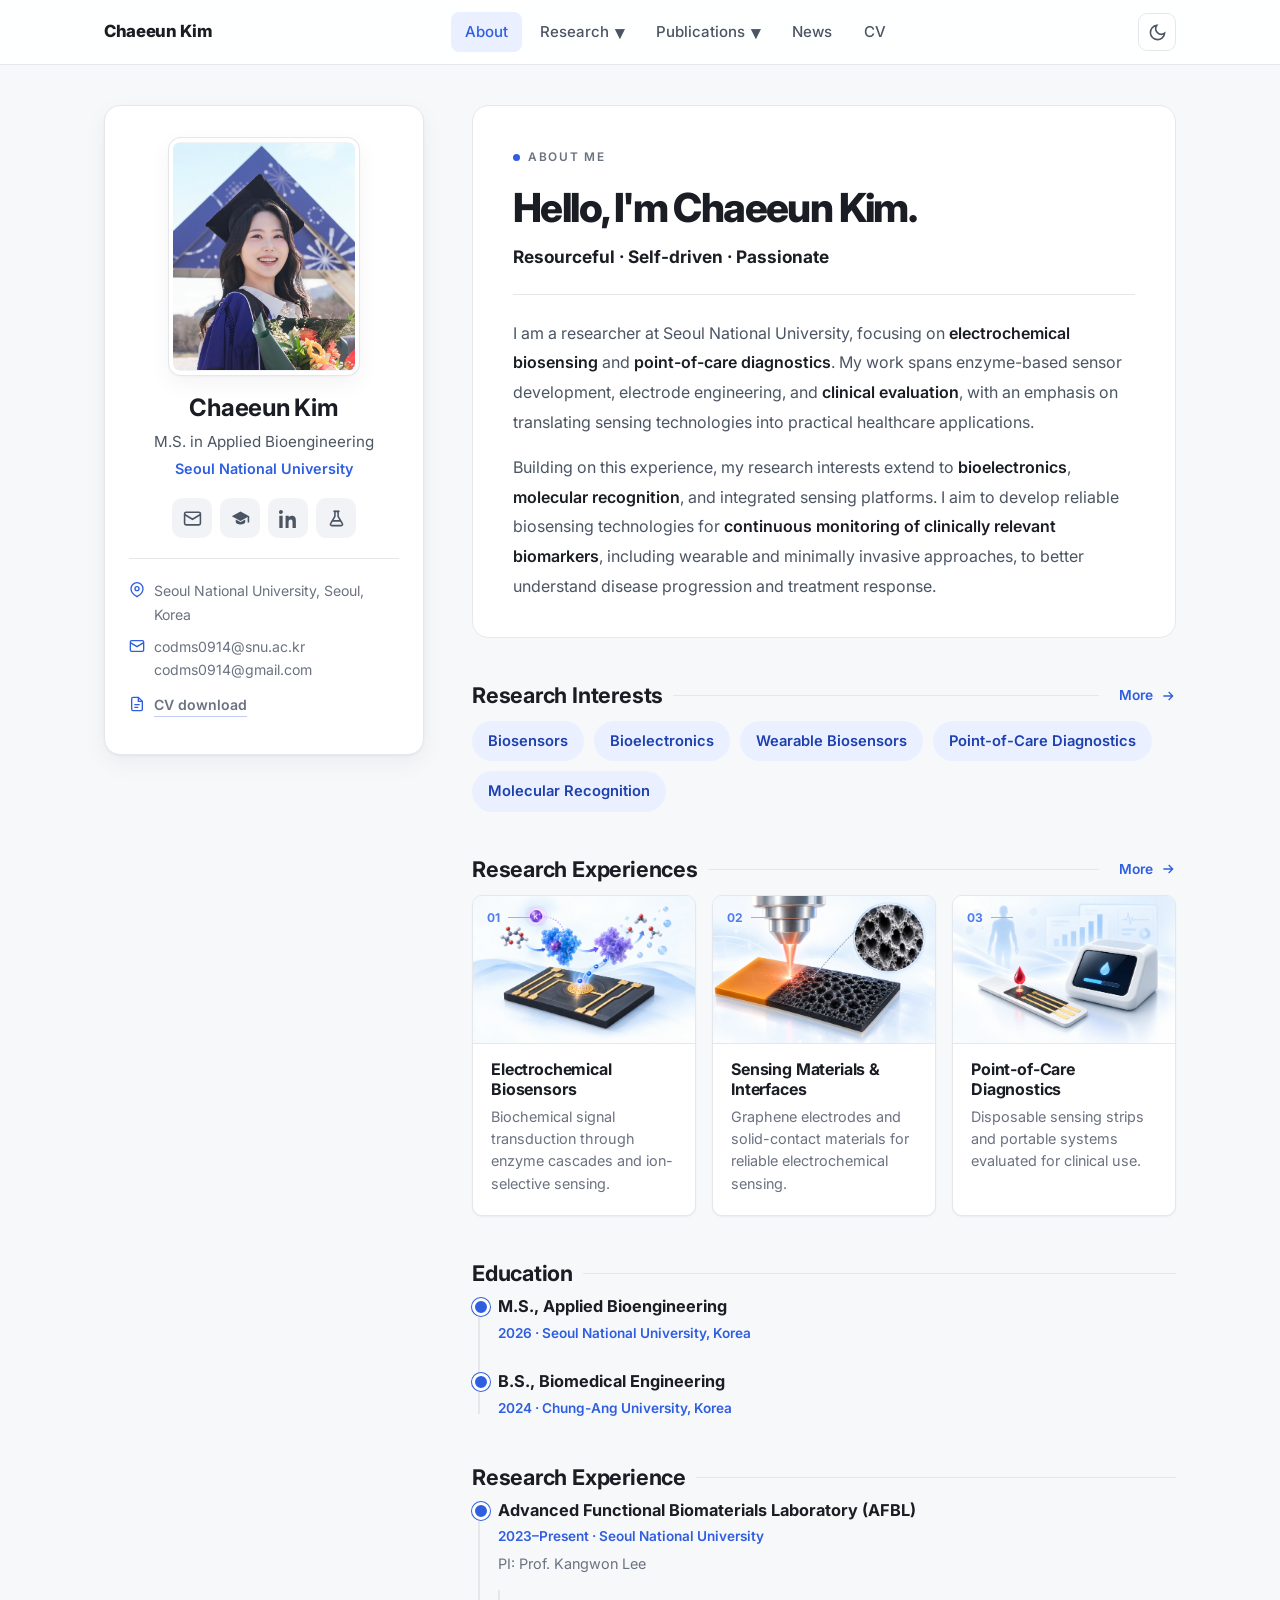
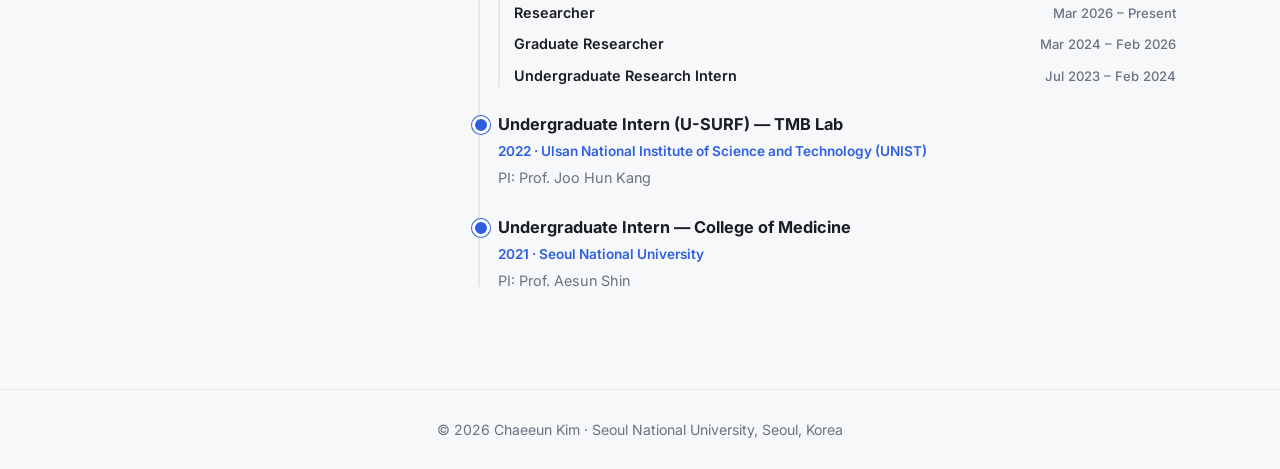
<file: index.html>
<!DOCTYPE html>
<html lang="en" data-theme="light">
<head>
  <!-- Google tag (gtag.js) -->
  <script async src="https://www.googletagmanager.com/gtag/js?id=G-9ZGS1YV268"></script>
  <script>
    window.dataLayer = window.dataLayer || [];
    function gtag() { dataLayer.push(arguments); }
    gtag('js', new Date());
    gtag('config', 'G-9ZGS1YV268');
  </script>
  <meta charset="UTF-8" />
  <meta name="viewport" content="width=device-width, initial-scale=1.0" />
  <meta name="google-site-verification" content="Qotc8T3peS5AQo2InTQgcu-g33QWhyEruVmmyViEs0I" />
  <title>Chaeeun Kim — Biosensors & Bioelectronics Researcher</title>
  <meta name="description" content="Chaeeun Kim — M.S. in Applied Bioengineering, Seoul National University. Research on electrochemical biosensors, sensing materials and interfaces, and point-of-care diagnostics." />


  <!-- Font: Inter -->
  <link rel="preconnect" href="https://fonts.googleapis.com" />
  <link rel="preconnect" href="https://fonts.gstatic.com" crossorigin />
  <link href="https://fonts.googleapis.com/css2?family=Inter:wght@400;500;600;700;800&display=swap" rel="stylesheet" />
  <link rel="stylesheet" href="assets/css/style.css?v=20261103-original" />
</head>
<body>


  <!-- ============ NAVIGATION (same on every page) ============ -->
  <header class="nav">
    <div class="nav__inner">
      <a class="nav__brand" href="index.html">Chaeeun Kim</a>
      <nav class="nav__links" id="navLinks">
        <a href="index.html" class="is-active">About</a>
        <details class="nav__dropdown"><summary class="nav__dropdown-toggle">Research <span class="nav__caret" aria-hidden="true">▾</span></summary><div class="nav__dropdown-menu"><a href="research-experiences.html?rev=20261026-results">Research Experiences</a><a href="research-interests.html">Research Interests</a></div></details>
        <details class="nav__dropdown">
          <summary class="nav__dropdown-toggle">Publications <span class="nav__caret" aria-hidden="true">▾</span></summary>
          <div class="nav__dropdown-menu">
            <a href="publications.html">Journal Articles</a>
            <a href="patents.html">Patents/Projects</a>
          </div>
        </details>
        <a href="news.html">News</a>
        <a href="cv.html">CV</a>
      </nav>
      <div style="display:flex; gap:8px;">
        <button class="icon-btn nav__toggle" onclick="toggleMenu()" aria-label="Menu">
          <svg viewBox="0 0 24 24" fill="none" stroke="currentColor" stroke-width="2" width="20" height="20"><line x1="3" y1="6" x2="21" y2="6"/><line x1="3" y1="12" x2="21" y2="12"/><line x1="3" y1="18" x2="21" y2="18"/></svg>
        </button>
        <button class="icon-btn" onclick="toggleTheme()" aria-label="Toggle dark mode">
          <svg viewBox="0 0 24 24" fill="none" stroke="currentColor" stroke-width="2" width="19" height="19"><path d="M21 12.79A9 9 0 1 1 11.21 3 7 7 0 0 0 21 12.79z"/></svg>
        </button>
      </div>
    </div>
  </header>


  <main class="site-main">
    <div class="container">
      <div class="layout">


        <!-- ============ PROFILE SIDEBAR ============ -->
        <aside>
          <div class="profile">
            <!-- PHOTO: replace assets/img/profile.svg with your photo (e.g. assets/img/profile.jpg) and update the src below -->
            <img class="profile__avatar" src="assets/img/profile-exact-original-20261103.jpeg" alt="Chaeeun Kim" />
            <h1 class="profile__name">Chaeeun Kim</h1>
            <p class="profile__role">M.S. in Applied Bioengineering</p>
            <p class="profile__org"><a href="https://en.snu.ac.kr/" target="_blank" rel="noopener">Seoul National University</a></p>


            <!-- SOCIAL / CONTACT LINKS -->
            <div class="social">
              <a href="mailto:codms0914@snu.ac.kr" aria-label="Email" title="codms0914@snu.ac.kr">
                <svg viewBox="0 0 24 24" fill="none" stroke="currentColor" stroke-width="2"><rect x="2" y="4" width="20" height="16" rx="2"/><path d="m22 7-10 6L2 7"/></svg>
              </a>
              <!-- Google Scholar (add your profile URL later, then remove style="display:none") -->
              <a href="https://scholar.google.com/citations?user=TPNlDxgAAAAJ&hl=en" aria-label="Google Scholar" title="Google Scholar (add link)" >
                <svg viewBox="0 0 24 24" fill="currentColor"><path d="M12 3 1 9l11 6 9-4.9V17h2V9zM6 13.2v3.3c0 1.6 2.7 3 6 3s6-1.4 6-3v-3.3l-6 3.3z"/></svg>
              </a>
              <!-- LinkedIn (add your profile URL later, then remove style="display:none") -->
              <a href="https://www.linkedin.com/in/chaeeun-kim-0135aa386/" aria-label="LinkedIn" title="LinkedIn (add link)" >
                <svg viewBox="0 0 24 24" fill="currentColor"><path d="M4.98 3.5A2.5 2.5 0 1 1 0 3.5a2.5 2.5 0 0 1 4.98 0zM.4 8.4h4.2V24H.4zM8.3 8.4h4v2.1h.06c.56-1 1.9-2.1 3.94-2.1 4.2 0 5 2.8 5 6.4V24h-4.2v-6.9c0-1.6 0-3.8-2.3-3.8s-2.7 1.8-2.7 3.7V24H8.3z"/></svg>
              </a>
              <a href="https://afbl.snu.ac.kr/" target="_blank" rel="noopener noreferrer" aria-label="AFBL Lab website" title="AFBL Lab">
                <svg viewBox="0 0 24 24" fill="none" stroke="currentColor" stroke-width="2" stroke-linecap="round" stroke-linejoin="round"><path d="M9 3h6"/><path d="M10 3v6.2L4.6 18.4A1.7 1.7 0 0 0 6.1 21h11.8a1.7 1.7 0 0 0 1.5-2.6L14 9.2V3"/><path d="M7.2 15h9.6"/></svg>
              </a>
            </div>


            <div class="profile__divider"></div>


            <div class="profile__meta">
              <ul>
                <li>
                  <svg viewBox="0 0 24 24" fill="none" stroke="currentColor" stroke-width="2"><path d="M21 10c0 7-9 12-9 12s-9-5-9-12a9 9 0 0 1 18 0z"/><circle cx="12" cy="10" r="3"/></svg>
                  <span>Seoul National University, Seoul, Korea</span>
                </li>
                <li>
                  <svg viewBox="0 0 24 24" fill="none" stroke="currentColor" stroke-width="2"><rect x="2" y="4" width="20" height="16" rx="2"/><path d="m22 7-10 6L2 7"/></svg>
                  <span>codms0914@snu.ac.kr<br/>codms0914@gmail.com</span>
                </li>
                <li class="profile__cv">
                  <svg viewBox="0 0 24 24" fill="none" stroke="currentColor" stroke-width="2"><path d="M14 2H6a2 2 0 0 0-2 2v16a2 2 0 0 0 2 2h12a2 2 0 0 0 2-2V8z"/><path d="M14 2v6h6"/><path d="M8 13h8M8 17h6"/></svg>
                  <a class="profile__cv-link" href="assets/files/CV_Chaeeun_Kim.pdf?v=20261025b" target="_blank" rel="noopener noreferrer">CV download</a>
                </li>
              </ul>
            </div>
          </div>
        </aside>


        <!-- ============ MAIN CONTENT ============ -->
        <div>


          <!-- Intro -->
          <section class="section hero-panel">
            <p class="hero__eyebrow">About me</p>
            <h2 class="hero__name">Hello, I'm Chaeeun Kim.</h2>
            <p class="hero__tagline"><strong style="color: var(--text);">Resourceful · Self-driven · Passionate</strong></p>
            <div class="prose">
              <p>
                I am a researcher at Seoul National University, focusing on <strong>electrochemical biosensing</strong> and
                <strong>point-of-care diagnostics</strong>. My work spans enzyme-based sensor development, electrode engineering,
                and <strong>clinical evaluation</strong>, with an emphasis on translating sensing technologies into practical
                healthcare applications.
              </p>
              <p>
                Building on this experience, my research interests extend to <strong>bioelectronics</strong>, <strong>molecular recognition</strong>,
                and integrated sensing platforms. I aim to develop reliable biosensing technologies for
                <strong>continuous monitoring of clinically relevant biomarkers</strong>, including wearable and
                minimally invasive approaches, to better understand disease progression and treatment response.
              </p>
            </div>
          </section>


                    <!-- Research Interests -->
          <section class="section">
            <div class="section__heading-row">
              <h2 class="section__title">Research Interests</h2>
              <a class="section__more" href="research-interests.html" aria-label="More about research interests">
                More
                <svg viewBox="0 0 24 24" fill="none" stroke="currentColor" stroke-width="2" aria-hidden="true"><path d="M5 12h14M13 6l6 6-6 6"/></svg>
              </a>
            </div>
            <div class="pills">
              <span class="pill">Biosensors</span>
              <span class="pill">Bioelectronics</span>
              <span class="pill">Wearable Biosensors</span>
              <span class="pill">Point-of-Care Diagnostics</span>
              <span class="pill">Molecular Recognition</span>
            </div>
          </section>


          <!-- Research Focus -->
          <section class="section section--research">
            <div class="section__heading-row">
              <h2 class="section__title">Research Experiences</h2>
              <a class="section__more" href="research-experiences.html?rev=20261026-results" aria-label="More about research experiences">
                More
                <svg viewBox="0 0 24 24" fill="none" stroke="currentColor" stroke-width="2" aria-hidden="true"><path d="M5 12h14M13 6l6 6-6 6"/></svg>
              </a>
            </div>
            <div class="cards">
              <a class="card research-card research-card--link" href="research-experiences.html?rev=20261026-results#electrochemical-biosensors">
                <div class="research-card__media">
                  <span class="research-card__index">01</span>
                  <img src="assets/img/research-biosensor-hd.webp" alt="Electrochemical potassium biosensor and enzyme cascade" />
                </div>
                <div class="research-card__body">
                  <h3>Electrochemical Biosensors</h3>
                  <p>Biochemical signal transduction through enzyme cascades and ion-selective sensing.</p>
                </div>
              </a>
              <a class="card research-card research-card--link" href="research-experiences.html?rev=20261026-results#sensing-materials-interfaces">
                <div class="research-card__media">
                  <span class="research-card__index">02</span>
                  <img src="assets/img/research-lig-hd.webp" alt="Laser-induced graphene patterned on a polyimide substrate" />
                </div>
                <div class="research-card__body">
                  <h3>Sensing Materials &amp; Interfaces</h3>
                  <p>Graphene electrodes and solid-contact materials for reliable electrochemical sensing.</p>
                </div>
              </a>
              <a class="card research-card research-card--link" href="research-experiences.html?rev=20261026-results#point-of-care-diagnostics">
                <div class="research-card__media">
                  <span class="research-card__index">03</span>
                  <img src="assets/img/research-poct-hd.webp" alt="Portable point-of-care analyzer and disposable test strip" />
                </div>
                <div class="research-card__body">
                  <h3>Point-of-Care Diagnostics</h3>
                  <p>Disposable sensing strips and portable systems evaluated for clinical use.</p>
                </div>
              </a>
            </div>
          </section>


          <!-- Education -->
          <section class="section">
            <h2 class="section__title">Education</h2>
            <div class="timeline">
              <div class="timeline__item">
                <p class="timeline__title">M.S., Applied Bioengineering</p>
                <p class="timeline__meta">2026 · Seoul National University, Korea</p>
              </div>
              <div class="timeline__item">
                <p class="timeline__title">B.S., Biomedical Engineering</p>
                <p class="timeline__meta">2024 · Chung-Ang University, Korea</p>
              </div>
            </div>
          </section>


          <!-- Research Experience -->
          <section class="section">
            <h2 class="section__title">Research Experience</h2>
            <div class="timeline">
              <div class="timeline__item">
                <p class="timeline__title">Advanced Functional Biomaterials Laboratory (AFBL)</p>
                <p class="timeline__meta">2023–Present · Seoul National University</p>
                <p class="timeline__sub">PI: Prof. Kangwon Lee</p>
                <ul class="timeline__roles" aria-label="AFBL research positions">
                  <li class="timeline__role">
                    <span class="timeline__role-title">Researcher</span>
                    <span class="timeline__role-dates">Mar 2026 – Present</span>
                  </li>
                  <li class="timeline__role">
                    <span class="timeline__role-title">Graduate Researcher</span>
                    <span class="timeline__role-dates">Mar 2024 – Feb 2026</span>
                  </li>
                  <li class="timeline__role">
                    <span class="timeline__role-title">Undergraduate Research Intern</span>
                    <span class="timeline__role-dates">Jul 2023 – Feb 2024</span>
                  </li>
                </ul>
              </div>
              <div class="timeline__item">
                <p class="timeline__title">Undergraduate Intern (U-SURF) — TMB Lab</p>
                <p class="timeline__meta">2022 · Ulsan National Institute of Science and Technology (UNIST)</p>
                <p class="timeline__sub">PI: Prof. Joo Hun Kang</p>
              </div>
              <div class="timeline__item">
                <p class="timeline__title">Undergraduate Intern — College of Medicine</p>
                <p class="timeline__meta">2021 · Seoul National University</p>
                <p class="timeline__sub">PI: Prof. Aesun Shin</p>
              </div>
            </div>
          </section>

        </div>
      </div>
    </div>
  </main>


  <footer class="footer">
    <div class="container">© 2026 Chaeeun Kim · Seoul National University, Seoul, Korea</div>
  </footer>


  <script src="assets/js/main.js?v=20261023"></script>
</body>
</html>
</file>
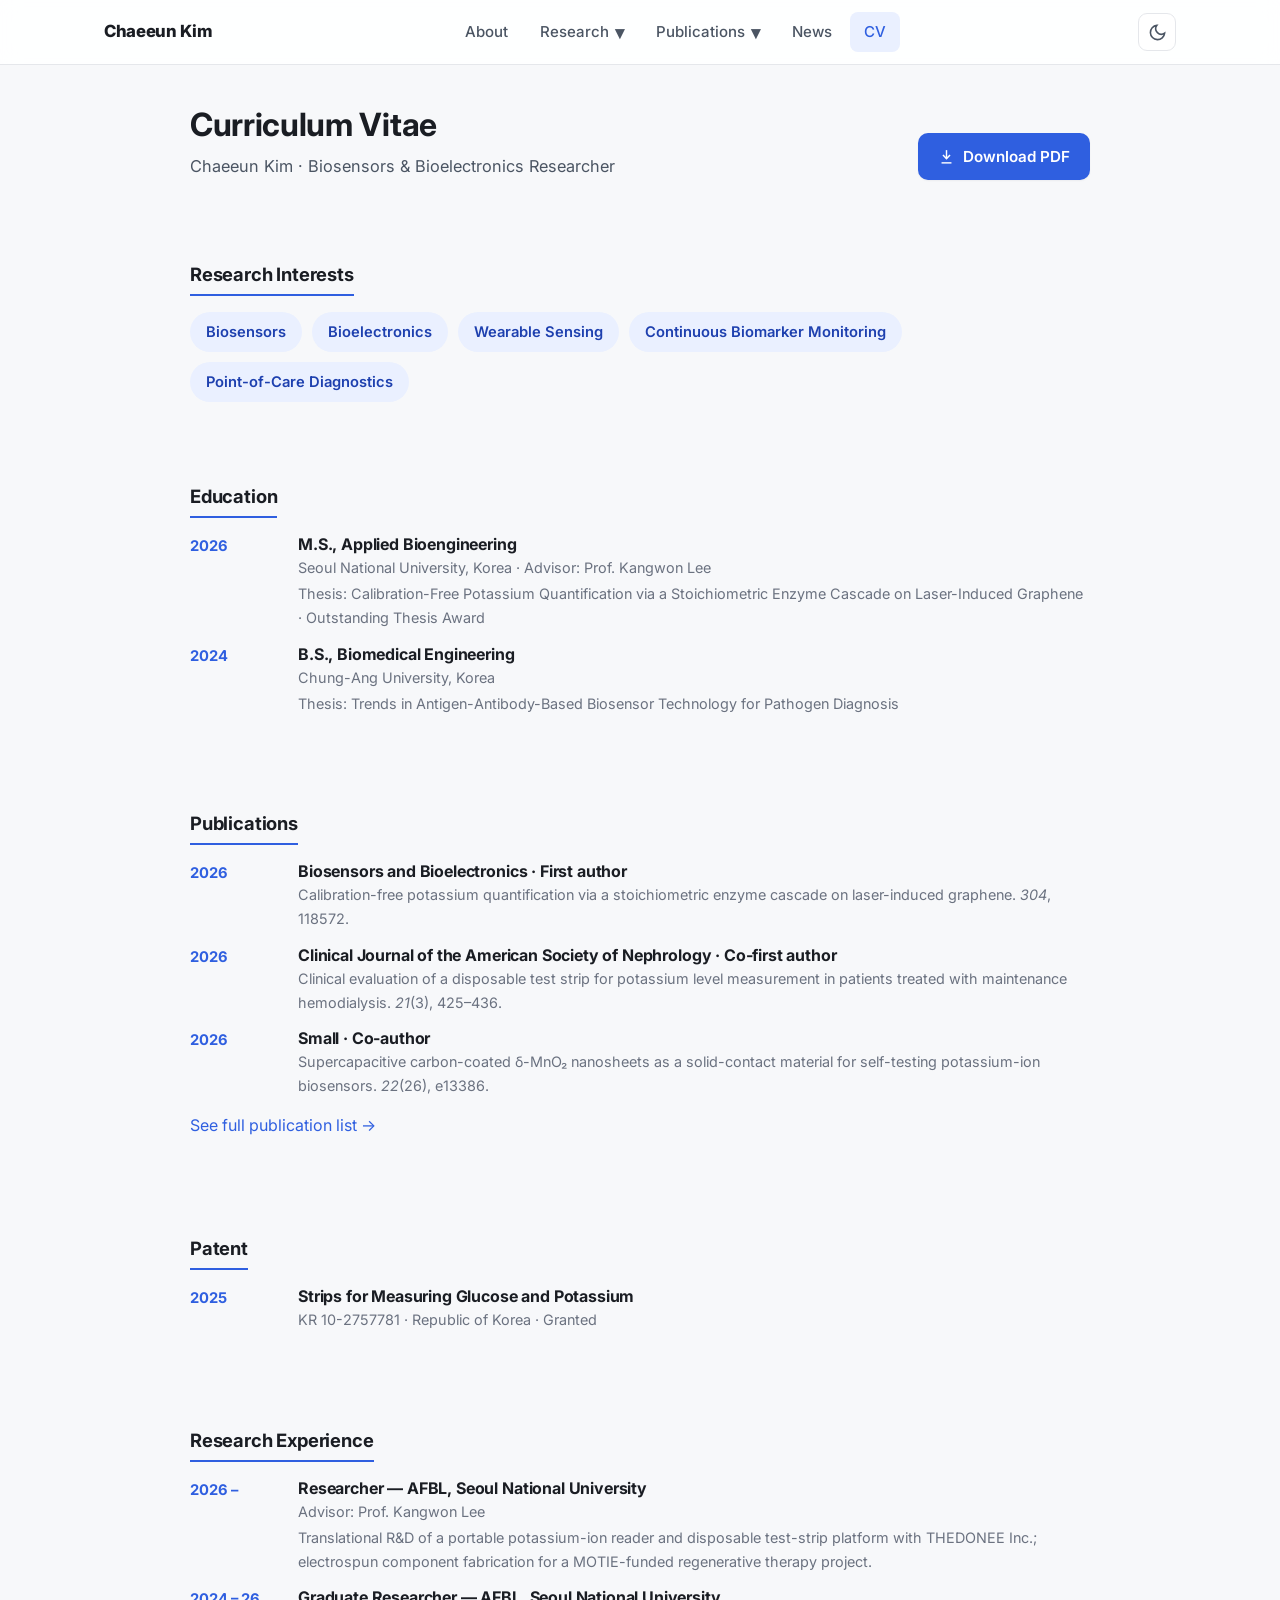
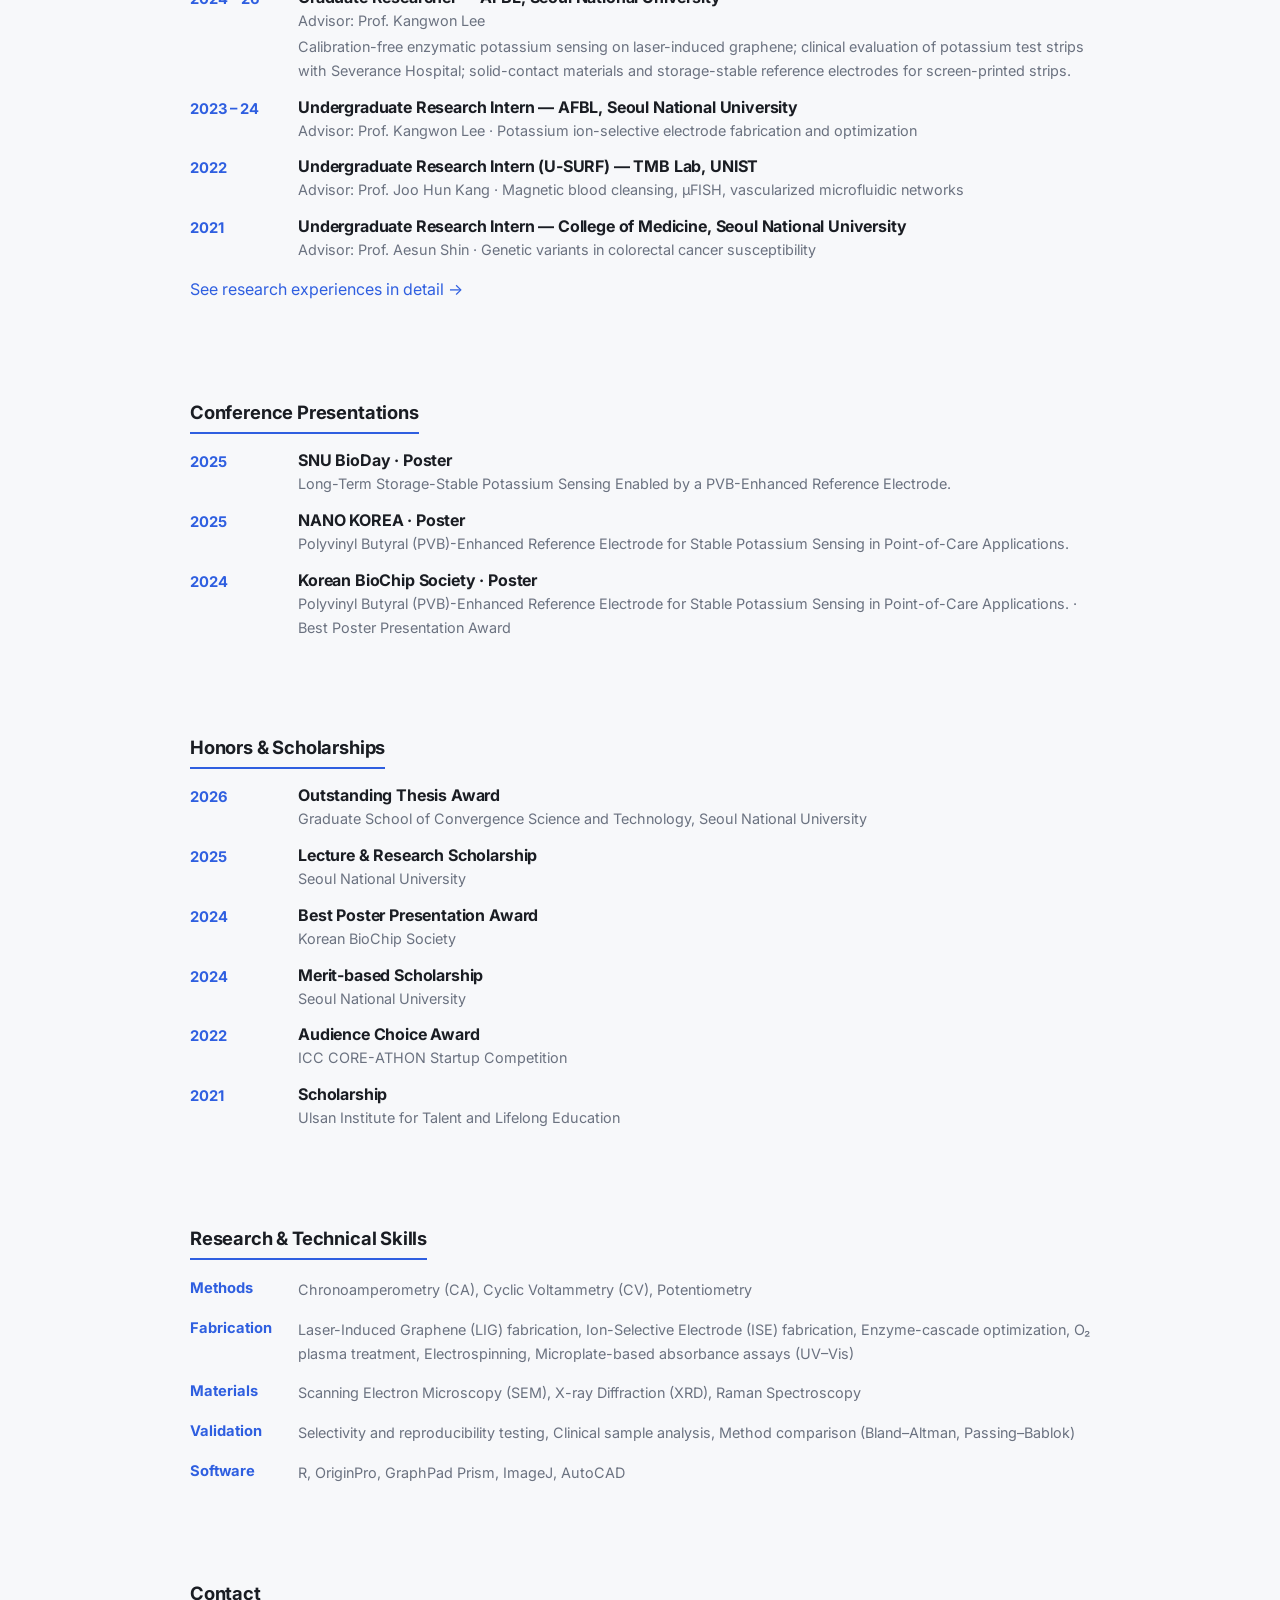
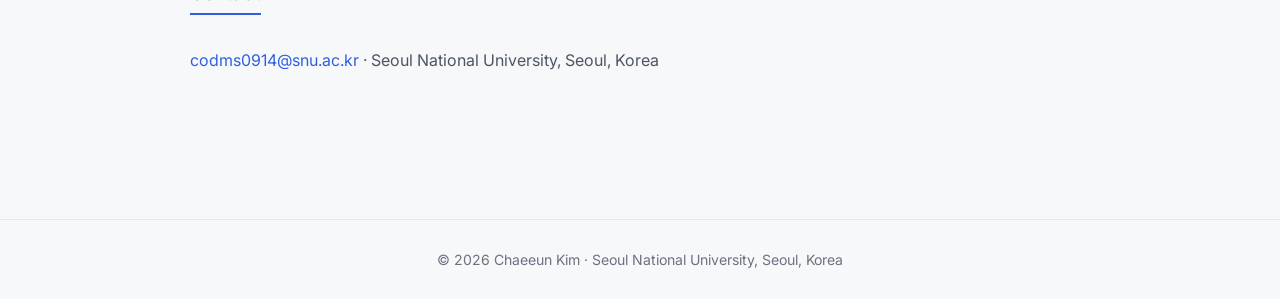
<file: cv.html>
<!DOCTYPE html>
<html lang="en" data-theme="light">
<head>
  <meta charset="UTF-8" />
  <meta name="viewport" content="width=device-width, initial-scale=1.0" />
  <title>CV — Chaeeun Kim</title>
  <meta name="description" content="Curriculum vitae of Chaeeun Kim, biosensors and bioelectronics researcher." />
  <link rel="preconnect" href="https://fonts.googleapis.com" />
  <link rel="preconnect" href="https://fonts.gstatic.com" crossorigin />
  <link href="https://fonts.googleapis.com/css2?family=Inter:wght@400;500;600;700;800&display=swap" rel="stylesheet" />
  <link rel="stylesheet" href="assets/css/style.css?v=20261025-2" />
</head>
<body>

  <!-- ============ NAVIGATION (same on every page) ============ -->
  <header class="nav">
    <div class="nav__inner">
      <a class="nav__brand" href="index.html">Chaeeun Kim</a>
      <nav class="nav__links" id="navLinks">

        <a href="index.html">About</a>
        <details class="nav__dropdown"><summary class="nav__dropdown-toggle">Research <span class="nav__caret" aria-hidden="true">▾</span></summary><div class="nav__dropdown-menu"><a href="research-experiences.html?rev=20261026-results">Research Experiences</a><a href="research-interests.html">Research Interests</a></div></details>
        <details class="nav__dropdown">
          <summary class="nav__dropdown-toggle">Publications <span class="nav__caret" aria-hidden="true">▾</span></summary>
          <div class="nav__dropdown-menu">
            <a href="publications.html">Journal Articles</a>
            <a href="patents.html">Patents/Projects</a>
          </div>
        </details>
        <a href="news.html">News</a>
        <a href="cv.html" class="is-active">CV</a>
      </nav>
      <div style="display:flex; gap:8px;">
        <button class="icon-btn nav__toggle" onclick="toggleMenu()" aria-label="Menu">
          <svg viewBox="0 0 24 24" fill="none" stroke="currentColor" stroke-width="2" width="20" height="20"><line x1="3" y1="6" x2="21" y2="6"/><line x1="3" y1="12" x2="21" y2="12"/><line x1="3" y1="18" x2="21" y2="18"/></svg>
        </button>
        <button class="icon-btn" onclick="toggleTheme()" aria-label="Toggle dark mode">
          <svg viewBox="0 0 24 24" fill="none" stroke="currentColor" stroke-width="2" width="19" height="19"><path d="M21 12.79A9 9 0 1 1 11.21 3 7 7 0 0 0 21 12.79z"/></svg>
        </button>
      </div>
    </div>
  </header>

  <main class="site-main">
    <div class="container">
      <div class="layout layout--single">

        <div class="page-header" style="display:flex; justify-content:space-between; align-items:flex-end; flex-wrap:wrap; gap:16px;">
          <div>
            <h1>Curriculum Vitae</h1>
            <p>Chaeeun Kim · Biosensors &amp; Bioelectronics Researcher</p>
          </div>
          <!-- PDF DOWNLOAD: put your CV at assets/files/CV_Chaeeun_Kim.pdf, then
               remove style="display:none" below to show the button. -->
          <a class="btn-download" href="assets/files/CV_Chaeeun_Kim.pdf?v=20261113" target="_blank" rel="noopener" >
            <svg viewBox="0 0 24 24" fill="none" stroke="currentColor" stroke-width="2"><path d="M12 3v12"/><path d="m7 10 5 5 5-5"/><path d="M5 21h14"/></svg>
            Download PDF
          </a>
        </div>

        <!-- Research Interests -->
        <div class="cv-block">
          <h2>Research Interests</h2>
          <div class="pills">
            <span class="pill">Biosensors</span>
            <span class="pill">Bioelectronics</span>
            <span class="pill">Wearable Sensing</span>
            <span class="pill">Continuous Biomarker Monitoring</span>
            <span class="pill">Point-of-Care Diagnostics</span>
          </div>
        </div>

        <!-- Education -->
        <div class="cv-block">
          <h2>Education</h2>
          <div class="cv-row">
            <div class="cv-row__year">2026</div>
            <div class="cv-row__body">
              <h3>M.S., Applied Bioengineering</h3>
              <p>Seoul National University, Korea · Advisor: Prof. Kangwon Lee</p>
              <p>Thesis: Calibration-Free Potassium Quantification via a Stoichiometric Enzyme Cascade on Laser-Induced Graphene · Outstanding Thesis Award</p>
            </div>
          </div>
          <div class="cv-row">
            <div class="cv-row__year">2024</div>
            <div class="cv-row__body">
              <h3>B.S., Biomedical Engineering</h3>
              <p>Chung-Ang University, Korea</p>
              <p>Thesis: Trends in Antigen-Antibody-Based Biosensor Technology for Pathogen Diagnosis</p>
            </div>
          </div>
        </div>

        <!-- Publications -->
        <div class="cv-block">
          <h2>Publications</h2>
          <div class="cv-row">
            <div class="cv-row__year">2026</div>
            <div class="cv-row__body">
              <h3>Biosensors and Bioelectronics · First author</h3>
              <p>Calibration-free potassium quantification via a stoichiometric enzyme cascade on laser-induced graphene. <em>304</em>, 118572.</p>
            </div>
          </div>
          <div class="cv-row">
            <div class="cv-row__year">2026</div>
            <div class="cv-row__body">
              <h3>Clinical Journal of the American Society of Nephrology · Co-first author</h3>
              <p>Clinical evaluation of a disposable test strip for potassium level measurement in patients treated with maintenance hemodialysis. <em>21</em>(3), 425–436.</p>
            </div>
          </div>
          <div class="cv-row">
            <div class="cv-row__year">2026</div>
            <div class="cv-row__body">
              <h3>Small · Co-author</h3>
              <p>Supercapacitive carbon-coated δ-MnO₂ nanosheets as a solid-contact material for self-testing potassium-ion biosensors. <em>22</em>(26), e13386.</p>
            </div>
          </div>
          <p style="margin-top:6px;"><a href="publications.html">See full publication list →</a></p>
        </div>

        <!-- Patents -->
        <div class="cv-block">
          <h2>Patent</h2>
          <div class="cv-row">
            <div class="cv-row__year">2025</div>
            <div class="cv-row__body">
              <h3>Strips for Measuring Glucose and Potassium</h3>
              <p>KR 10-2757781 · Republic of Korea · Granted</p>
            </div>
          </div>
        </div>

        <!-- Research Experience -->
        <div class="cv-block">
          <h2>Research Experience</h2>
          <div class="cv-row">
            <div class="cv-row__year">2026 –</div>
            <div class="cv-row__body">
              <h3>Researcher — AFBL, Seoul National University</h3>
              <p>Advisor: Prof. Kangwon Lee</p>
              <p>Translational R&amp;D of a portable potassium-ion reader and disposable test-strip platform with THEDONEE Inc.; electrospun component fabrication for a MOTIE-funded regenerative therapy project.</p>
            </div>
          </div>
          <div class="cv-row">
            <div class="cv-row__year">2024 – 26</div>
            <div class="cv-row__body">
              <h3>Graduate Researcher — AFBL, Seoul National University</h3>
              <p>Advisor: Prof. Kangwon Lee</p>
              <p>Calibration-free enzymatic potassium sensing on laser-induced graphene; clinical evaluation of potassium test strips with Severance Hospital; solid-contact materials and storage-stable reference electrodes for screen-printed strips.</p>
            </div>
          </div>
          <div class="cv-row">
            <div class="cv-row__year">2023 – 24</div>
            <div class="cv-row__body">
              <h3>Undergraduate Research Intern — AFBL, Seoul National University</h3>
              <p>Advisor: Prof. Kangwon Lee · Potassium ion-selective electrode fabrication and optimization</p>
            </div>
          </div>
          <div class="cv-row">
            <div class="cv-row__year">2022</div>
            <div class="cv-row__body">
              <h3>Undergraduate Research Intern (U-SURF) — TMB Lab, UNIST</h3>
              <p>Advisor: Prof. Joo Hun Kang · Magnetic blood cleansing, μFISH, vascularized microfluidic networks</p>
            </div>
          </div>
          <div class="cv-row">
            <div class="cv-row__year">2021</div>
            <div class="cv-row__body">
              <h3>Undergraduate Research Intern — College of Medicine, Seoul National University</h3>
              <p>Advisor: Prof. Aesun Shin · Genetic variants in colorectal cancer susceptibility</p>
            </div>
          </div>
          <p style="margin-top:6px;"><a href="research-experiences.html">See research experiences in detail →</a></p>
        </div>

        <!-- Conference Presentations -->
        <div class="cv-block">
          <h2>Conference Presentations</h2>
          <div class="cv-row">
            <div class="cv-row__year">2025</div>
            <div class="cv-row__body">
              <h3>SNU BioDay · Poster</h3>
              <p>Long-Term Storage-Stable Potassium Sensing Enabled by a PVB-Enhanced Reference Electrode.</p>
            </div>
          </div>
          <div class="cv-row">
            <div class="cv-row__year">2025</div>
            <div class="cv-row__body">
              <h3>NANO KOREA · Poster</h3>
              <p>Polyvinyl Butyral (PVB)-Enhanced Reference Electrode for Stable Potassium Sensing in Point-of-Care Applications.</p>
            </div>
          </div>
          <div class="cv-row">
            <div class="cv-row__year">2024</div>
            <div class="cv-row__body">
              <h3>Korean BioChip Society · Poster</h3>
              <p>Polyvinyl Butyral (PVB)-Enhanced Reference Electrode for Stable Potassium Sensing in Point-of-Care Applications. · Best Poster Presentation Award</p>
            </div>
          </div>
        </div>

        <!-- Awards -->
        <div class="cv-block">
          <h2>Honors &amp; Scholarships</h2>
          <div class="cv-row">
            <div class="cv-row__year">2026</div>
            <div class="cv-row__body">
              <h3>Outstanding Thesis Award</h3>
              <p>Graduate School of Convergence Science and Technology, Seoul National University</p>
            </div>
          </div>
          <div class="cv-row">
            <div class="cv-row__year">2025</div>
            <div class="cv-row__body">
              <h3>Lecture &amp; Research Scholarship</h3>
              <p>Seoul National University</p>
            </div>
          </div>
          <div class="cv-row">
            <div class="cv-row__year">2024</div>
            <div class="cv-row__body">
              <h3>Best Poster Presentation Award</h3>
              <p>Korean BioChip Society</p>
            </div>
          </div>
          <div class="cv-row">
            <div class="cv-row__year">2024</div>
            <div class="cv-row__body">
              <h3>Merit-based Scholarship</h3>
              <p>Seoul National University</p>
            </div>
          </div>
          <div class="cv-row">
            <div class="cv-row__year">2022</div>
            <div class="cv-row__body">
              <h3>Audience Choice Award</h3>
              <p>ICC CORE-ATHON Startup Competition</p>
            </div>
          </div>
          <div class="cv-row">
            <div class="cv-row__year">2021</div>
            <div class="cv-row__body">
              <h3>Scholarship</h3>
              <p>Ulsan Institute for Talent and Lifelong Education</p>
            </div>
          </div>
        </div>

        <!-- Skills -->
        <div class="cv-block">
          <h2>Research &amp; Technical Skills</h2>
          <div class="cv-row">
            <div class="cv-row__year">Methods</div>
            <div class="cv-row__body">
              <p>Chronoamperometry (CA), Cyclic Voltammetry (CV), Potentiometry</p>
            </div>
          </div>
          <div class="cv-row">
            <div class="cv-row__year">Fabrication</div>
            <div class="cv-row__body">
              <p>Laser-Induced Graphene (LIG) fabrication, Ion-Selective Electrode (ISE) fabrication, Enzyme-cascade optimization, O₂ plasma treatment, Electrospinning, Microplate-based absorbance assays (UV–Vis)</p>
            </div>
          </div>
          <div class="cv-row">
            <div class="cv-row__year">Materials</div>
            <div class="cv-row__body">
              <p>Scanning Electron Microscopy (SEM), X-ray Diffraction (XRD), Raman Spectroscopy</p>
            </div>
          </div>
          <div class="cv-row">
            <div class="cv-row__year">Validation</div>
            <div class="cv-row__body">
              <p>Selectivity and reproducibility testing, Clinical sample analysis, Method comparison (Bland–Altman, Passing–Bablok)</p>
            </div>
          </div>
          <div class="cv-row">
            <div class="cv-row__year">Software</div>
            <div class="cv-row__body">
              <p>R, OriginPro, GraphPad Prism, ImageJ, AutoCAD</p>
            </div>
          </div>
        </div>

        <!-- Contact -->
        <div class="cv-block">
          <h2>Contact</h2>
          <p style="color:var(--text-soft);">
            <a href="mailto:codms0914@snu.ac.kr">codms0914@snu.ac.kr</a> · Seoul National University, Seoul, Korea
          </p>
        </div>

      </div>
    </div>
  </main>

  <footer class="footer">
    <div class="container">© 2026 Chaeeun Kim · Seoul National University, Seoul, Korea</div>
  </footer>

  <script src="assets/js/main.js?v=20261023"></script>
</body>
</html>
</file>
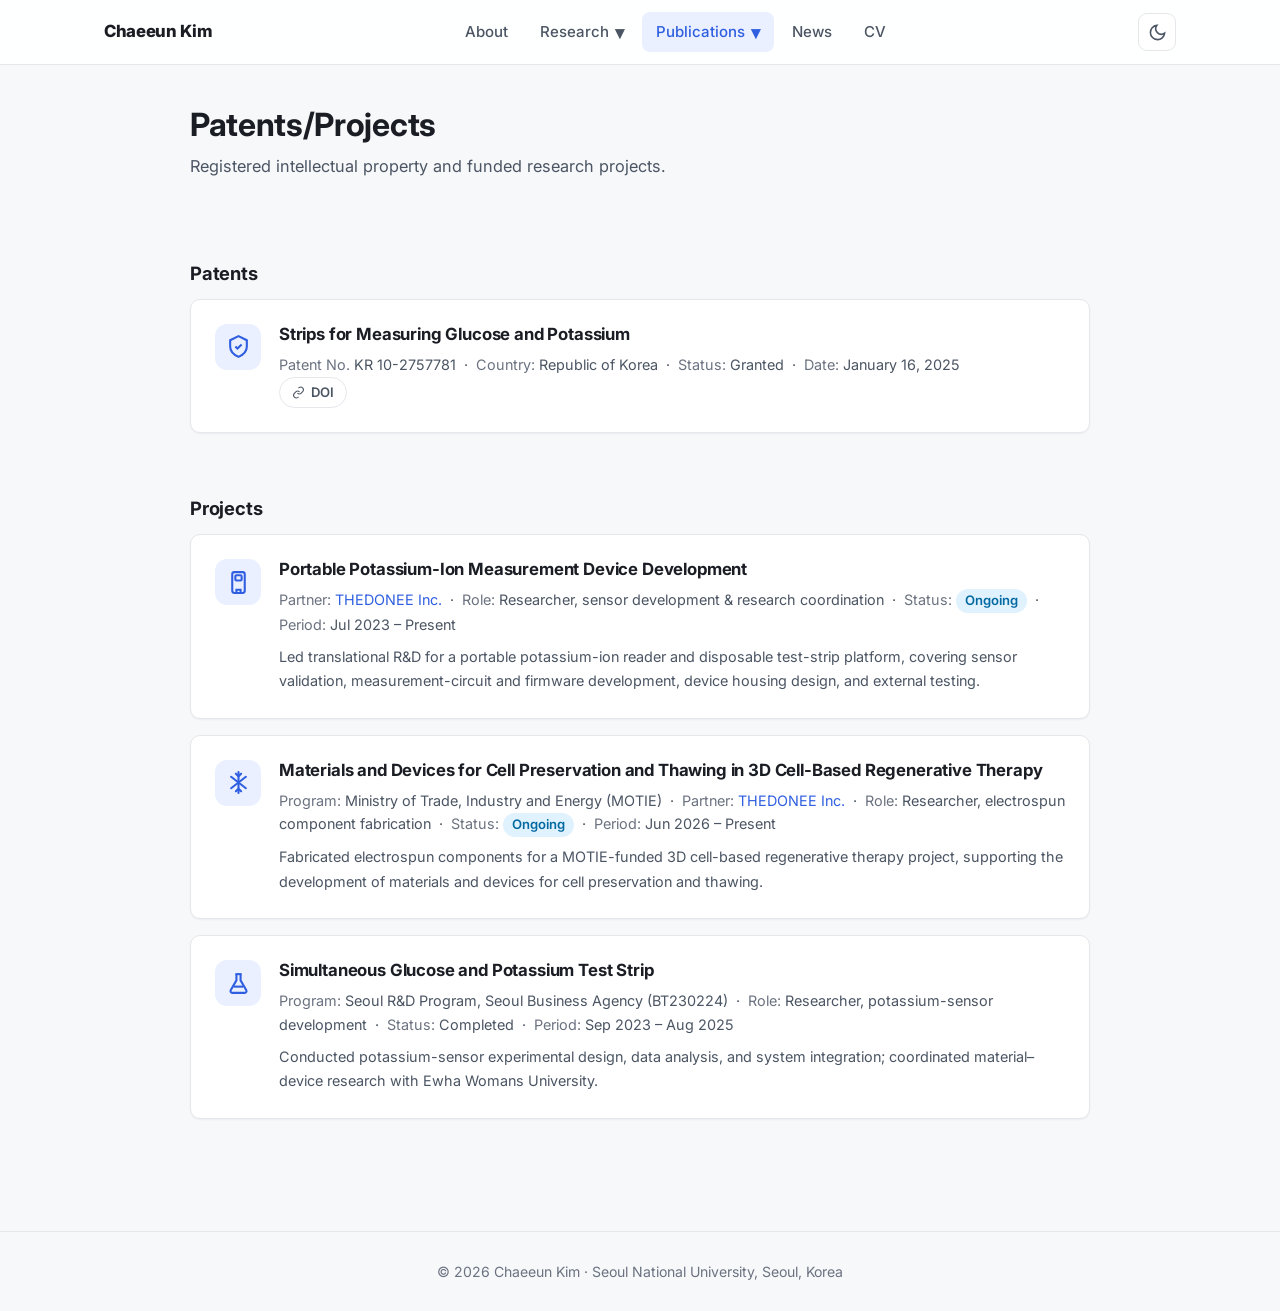
<file: patents.html>
<!DOCTYPE html>
<html lang="en" data-theme="light">
<head>
  <meta charset="UTF-8" />
  <meta name="viewport" content="width=device-width, initial-scale=1.0" />
  <title>Patents/Projects — Chaeeun Kim</title>
  <meta name="description" content="Patents and research projects by Chaeeun Kim in biosensing and point-of-care diagnostics." />
  <link rel="preconnect" href="https://fonts.googleapis.com" />
  <link rel="preconnect" href="https://fonts.gstatic.com" crossorigin />
  <link href="https://fonts.googleapis.com/css2?family=Inter:wght@400;500;600;700;800&display=swap" rel="stylesheet" />
  <link rel="stylesheet" href="assets/css/style.css?v=20261025-2" />
  <style>
    .patent-section__title { font-size: 1.15rem; font-weight: 700; margin: 0 0 14px; }
    .patent__desc { font-size: .9rem; color: var(--text-soft); line-height: 1.7; margin: 8px 0 0; }
  </style>
</head>
<body>

  <!-- ============ NAVIGATION (same on every page) ============ -->
  <header class="nav">
    <div class="nav__inner">
      <a class="nav__brand" href="index.html">Chaeeun Kim</a>
      <nav class="nav__links" id="navLinks">
        <a href="index.html">About</a>
        <details class="nav__dropdown"><summary class="nav__dropdown-toggle">Research <span class="nav__caret" aria-hidden="true">▾</span></summary><div class="nav__dropdown-menu"><a href="research-experiences.html?rev=20261026-results">Research Experiences</a><a href="research-interests.html">Research Interests</a></div></details>
        <details class="nav__dropdown">
          <summary class="nav__dropdown-toggle is-active">Publications <span class="nav__caret" aria-hidden="true">▾</span></summary>
          <div class="nav__dropdown-menu">
            <a href="publications.html">Journal Articles</a>
            <a href="patents.html" class="is-active">Patents/Projects</a>
          </div>
        </details>
        <a href="news.html">News</a>
        <a href="cv.html">CV</a>
      </nav>
      <div style="display:flex; gap:8px;">
        <button class="icon-btn nav__toggle" onclick="toggleMenu()" aria-label="Menu">
          <svg viewBox="0 0 24 24" fill="none" stroke="currentColor" stroke-width="2" width="20" height="20"><line x1="3" y1="6" x2="21" y2="6"/><line x1="3" y1="12" x2="21" y2="12"/><line x1="3" y1="18" x2="21" y2="18"/></svg>
        </button>
        <button class="icon-btn" onclick="toggleTheme()" aria-label="Toggle dark mode">
          <svg viewBox="0 0 24 24" fill="none" stroke="currentColor" stroke-width="2" width="19" height="19"><path d="M21 12.79A9 9 0 1 1 11.21 3 7 7 0 0 0 21 12.79z"/></svg>
        </button>
      </div>
    </div>
  </header>

  <main class="site-main">
    <div class="container">
      <div class="layout layout--single">

        <div class="page-header">
          <h1>Patents/Projects</h1>
          <p>Registered intellectual property and funded research projects.</p>
        </div>

        <section class="patent-section">
        <h2 class="patent-section__title">Patents</h2>

        <!-- ============ PATENT LIST ============
             To add a patent, copy one <div class="patent"> ... </div> block and edit. -->
        <div class="patent">
          <div class="patent__icon">
            <svg viewBox="0 0 24 24" fill="none" stroke="currentColor" stroke-width="2"><path d="M12 2 4 6v6c0 5 3.5 8 8 10 4.5-2 8-5 8-10V6z"/><path d="m9 12 2 2 4-4"/></svg>
          </div>
          <div>
            <h2 class="patent__title">Strips for Measuring Glucose and Potassium</h2>
            <p class="patent__meta">
              <span>Patent No.</span> KR 10-2757781 &nbsp;·&nbsp;
              <span>Country:</span> Republic of Korea &nbsp;·&nbsp;
              <span>Status:</span> Granted &nbsp;·&nbsp;
              <span>Date:</span> January 16, 2025
            </p>
            <a class="pub__link" href="https://doi.org/10.8080/1020240039700" target="_blank" rel="noopener">
              <svg viewBox="0 0 24 24" fill="none" stroke="currentColor" stroke-width="2"><path d="M10 13a5 5 0 0 0 7 0l3-3a5 5 0 0 0-7-7l-1 1"/><path d="M14 11a5 5 0 0 0-7 0l-3 3a5 5 0 0 0 7 7l1-1"/></svg>
              DOI
            </a>
          </div>
        </div>

        </section>

        <section class="patent-section">
        <h2 class="patent-section__title">Projects</h2>

        <!-- ============ PROJECT LIST ============
             To add a project, copy one <div class="patent"> ... </div> block and edit. -->
        <div class="patent">
          <div class="patent__icon">
            <svg viewBox="0 0 24 24" fill="none" stroke="currentColor" stroke-width="2"><rect x="6" y="2" width="12" height="20" rx="2"/><rect x="9" y="5" width="6" height="5" rx="1"/><path d="M10 22v-3h4v3"/></svg>
          </div>
          <div>
            <h2 class="patent__title">Portable Potassium-Ion Measurement Device Development</h2>
            <p class="patent__meta">
              <span>Partner:</span> <a href="https://www.thedonee.com/en/" target="_blank" rel="noopener noreferrer">THEDONEE Inc.</a> &nbsp;·&nbsp;
              <span>Role:</span> Researcher, sensor development &amp; research coordination &nbsp;·&nbsp;
              <span>Status:</span> <span class="status status--ongoing">Ongoing</span> &nbsp;·&nbsp;
              <span>Period:</span> Jul 2023 – Present
            </p>
            <p class="patent__desc">Led translational R&amp;D for a portable potassium-ion reader and disposable test-strip platform, covering sensor validation, measurement-circuit and firmware development, device housing design, and external testing.</p>
          </div>
        </div>

        <div class="patent">
          <div class="patent__icon">
            <svg viewBox="0 0 24 24" fill="none" stroke="currentColor" stroke-width="2" stroke-linecap="round"><path d="M12 2v20"/><path d="M4.9 6.5l14.2 11"/><path d="M19.1 6.5L4.9 17.5"/><path d="M9.5 3.5L12 6l2.5-2.5"/><path d="M9.5 20.5L12 18l2.5 2.5"/></svg>
          </div>
          <div>
            <h2 class="patent__title">Materials and Devices for Cell Preservation and Thawing in 3D Cell-Based Regenerative Therapy</h2>
            <p class="patent__meta">
              <span>Program:</span> Ministry of Trade, Industry and Energy (MOTIE) &nbsp;·&nbsp;
              <span>Partner:</span> <a href="https://www.thedonee.com/en/" target="_blank" rel="noopener noreferrer">THEDONEE Inc.</a> &nbsp;·&nbsp;
              <span>Role:</span> Researcher, electrospun component fabrication &nbsp;·&nbsp;
              <span>Status:</span> <span class="status status--ongoing">Ongoing</span> &nbsp;·&nbsp;
              <span>Period:</span> Jun 2026 – Present
            </p>
            <p class="patent__desc">Fabricated electrospun components for a MOTIE-funded 3D cell-based regenerative therapy project, supporting the development of materials and devices for cell preservation and thawing.</p>
          </div>
        </div>

        <div class="patent">
          <div class="patent__icon">
            <svg viewBox="0 0 24 24" fill="none" stroke="currentColor" stroke-width="2"><path d="M9 3h6"/><path d="M10 3v6L4.5 18.5A1.7 1.7 0 0 0 6 21h12a1.7 1.7 0 0 0 1.5-2.5L14 9V3"/><path d="M7.5 15h9"/></svg>
          </div>
          <div>
            <h2 class="patent__title">Simultaneous Glucose and Potassium Test Strip</h2>
            <p class="patent__meta">
              <span>Program:</span> Seoul R&amp;D Program, Seoul Business Agency (BT230224) &nbsp;·&nbsp;
              <span>Role:</span> Researcher, potassium-sensor development &nbsp;·&nbsp;
              <span>Status:</span> Completed &nbsp;·&nbsp;
              <span>Period:</span> Sep 2023 – Aug 2025
            </p>
            <p class="patent__desc">Conducted potassium-sensor experimental design, data analysis, and system integration; coordinated material–device research with Ewha Womans University.</p>
          </div>
        </div>
        </section>

      </div>
    </div>
  </main>

  <footer class="footer">
    <div class="container">© 2026 Chaeeun Kim · Seoul National University, Seoul, Korea</div>
  </footer>

  <script src="assets/js/main.js?v=20261023"></script>
</body>
</html>
</file>
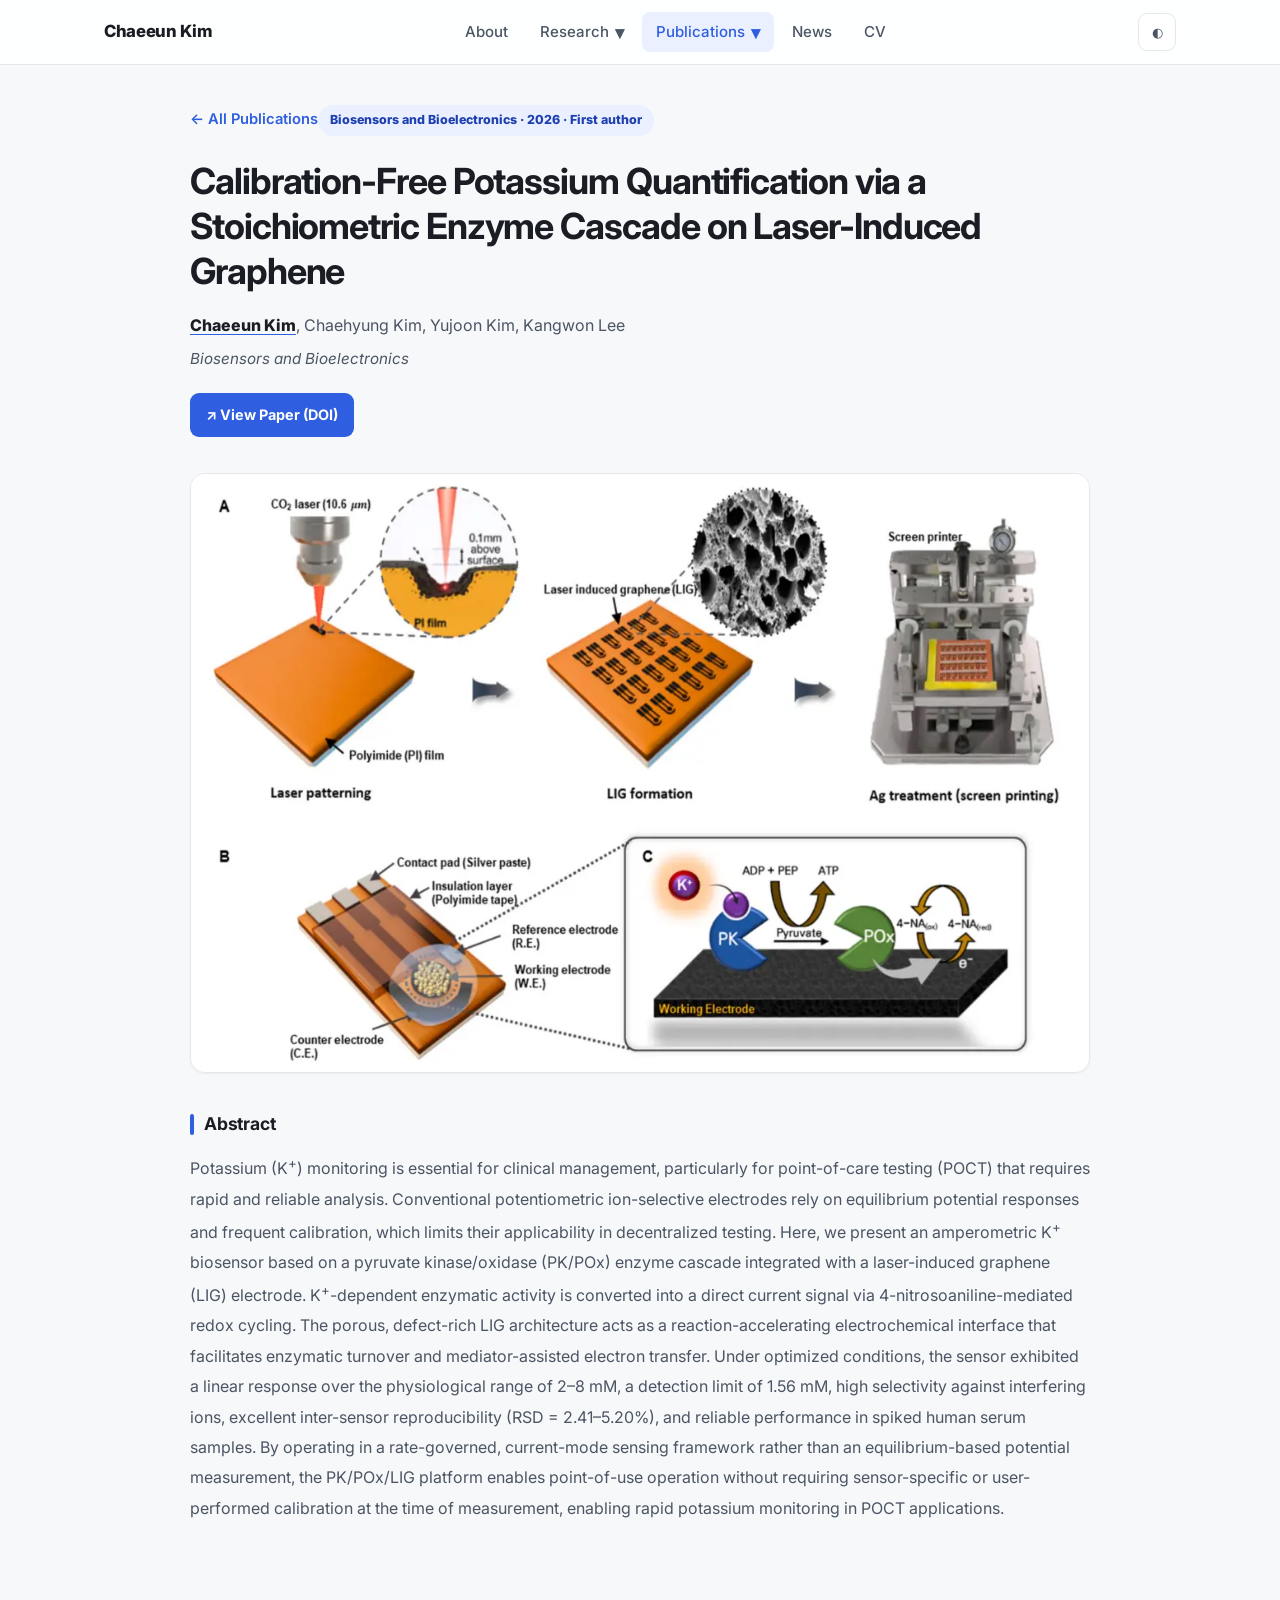
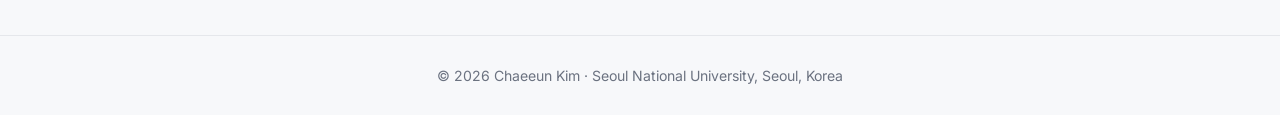
<file: publication-calibration-free-k.html>
<!DOCTYPE html><html lang="en" data-theme="light"><head><meta charset="UTF-8"><meta name="viewport" content="width=device-width, initial-scale=1.0"><title>Calibration-Free Potassium Quantification via a Stoichiometric Enzyme Cascade on Laser-Induced Graphene — Chaeeun Kim</title><meta name="description" content="Calibration-Free Potassium Quantification via a Stoichiometric Enzyme Cascade on Laser-Induced Graphene by Chaeeun Kim."><link rel="preconnect" href="https://fonts.googleapis.com"><link rel="preconnect" href="https://fonts.gstatic.com" crossorigin><link href="https://fonts.googleapis.com/css2?family=Inter:wght@400;500;600;700;800&display=swap" rel="stylesheet"><link rel="stylesheet" href="assets/css/style.css?v=20261025-2"><style>
.publication-detail{max-width:900px;margin:0 auto}.back-link{display:inline-flex;align-items:center;gap:7px;margin-bottom:28px;font-weight:600;font-size:.92rem}.detail-tag{display:inline-flex;align-items:center;gap:7px;border-radius:999px;padding:5px 12px;background:var(--accent-soft);color:var(--accent-strong);font-size:.78rem;font-weight:800;margin-bottom:16px}.detail-title{font-size:2.25rem;max-width:850px;margin:0 0 18px;letter-spacing:-.03em}.detail-authors{margin:0 0 7px;color:var(--text-soft);font-size:1rem}.detail-authors .me{font-weight:800;color:var(--text);text-decoration:underline;text-decoration-color:var(--accent);text-underline-offset:3px}.detail-venue{margin:0;color:var(--text-soft);font-size:.95rem}.detail-actions{margin:22px 0 36px;display:flex;gap:10px;flex-wrap:wrap}.detail-btn{display:inline-flex;align-items:center;gap:8px;padding:10px 16px;border-radius:9px;background:var(--accent);color:#fff;font-weight:700;font-size:.9rem}.detail-btn:hover{background:var(--accent-strong);color:#fff;text-decoration:none}.detail-figure{margin:0 0 40px;padding:0;overflow:hidden;border:1px solid var(--border);border-radius:15px;background:var(--surface);box-shadow:var(--shadow-sm)}.detail-figure img{display:block;width:100%;height:auto}.abstract-heading{font-size:1.1rem;margin:0 0 14px;display:flex;align-items:center;gap:10px}.abstract-heading:before{content:"";width:4px;height:21px;border-radius:4px;background:var(--accent)}.abstract-text{font-size:1rem;line-height:1.9;color:var(--text-soft);margin:0}.detail-note{margin-top:26px;padding:16px 18px;border-left:3px solid var(--accent);background:var(--accent-soft);border-radius:0 9px 9px 0;color:var(--text-soft);font-size:.92rem}@media(max-width:600px){.detail-title{font-size:1.68rem}.site-main{padding-top:30px}.detail-figure{padding:0}.detail-actions{margin-bottom:26px}}
</style></head><body><header class="nav"><div class="nav__inner"><a class="nav__brand" href="index.html">Chaeeun Kim</a><nav class="nav__links" id="navLinks"><a href="index.html">About</a>
        <details class="nav__dropdown"><summary class="nav__dropdown-toggle">Research <span class="nav__caret" aria-hidden="true">▾</span></summary><div class="nav__dropdown-menu"><a href="research-experiences.html">Research Experiences</a><a href="research-interests.html">Research Interests</a></div></details><details class="nav__dropdown"><summary class="nav__dropdown-toggle is-active">Publications <span class="nav__caret" aria-hidden="true">▾</span></summary><div class="nav__dropdown-menu"><a href="publications.html" class="is-active">Journal Articles</a><a href="patents.html">Patents/Projects</a></div></details><a href="news.html">News</a><a href="cv.html">CV</a></nav><div style="display:flex;gap:8px;"><button class="icon-btn nav__toggle" onclick="toggleMenu()" aria-label="Menu">☰</button><button class="icon-btn" onclick="toggleTheme()" aria-label="Toggle dark mode">◐</button></div></div></header><main class="site-main"><div class="container"><article class="publication-detail"><a class="back-link" href="publications.html">← All Publications</a><div class="detail-tag">Biosensors and Bioelectronics · 2026 · First author</div><h1 class="detail-title">Calibration-Free Potassium Quantification via a Stoichiometric Enzyme Cascade on Laser-Induced Graphene</h1><p class="detail-authors"><span class="me">Chaeeun Kim</span>, Chaehyung Kim, Yujoon Kim, Kangwon Lee</p><p class="detail-venue"><em>Biosensors and Bioelectronics</em></p><div class="detail-actions"><a class="detail-btn" href="https://doi.org/10.1016/j.bios.2026.118572" target="_blank" rel="noopener">↗ View Paper (DOI)</a></div><figure class="detail-figure"><img src="assets/img/publications/bnb-scheme.webp" alt="Schematic of potassium-dependent enzyme cascade on a laser-induced graphene electrode"></figure><section><h2 class="abstract-heading">Abstract</h2><div class="abstract-text"><p>Potassium (K<sup>+</sup>) monitoring is essential for clinical management, particularly for point-of-care testing (POCT) that requires rapid and reliable analysis. Conventional potentiometric ion-selective electrodes rely on equilibrium potential responses and frequent calibration, which limits their applicability in decentralized testing. Here, we present an amperometric K<sup>+</sup> biosensor based on a pyruvate kinase/oxidase (PK/POx) enzyme cascade integrated with a laser-induced graphene (LIG) electrode. K<sup>+</sup>-dependent enzymatic activity is converted into a direct current signal via 4-nitrosoaniline-mediated redox cycling. The porous, defect-rich LIG architecture acts as a reaction-accelerating electrochemical interface that facilitates enzymatic turnover and mediator-assisted electron transfer. Under optimized conditions, the sensor exhibited a linear response over the physiological range of 2–8 mM, a detection limit of 1.56 mM, high selectivity against interfering ions, excellent inter-sensor reproducibility (RSD = 2.41–5.20%), and reliable performance in spiked human serum samples. By operating in a rate-governed, current-mode sensing framework rather than an equilibrium-based potential measurement, the PK/POx/LIG platform enables point-of-use operation without requiring sensor-specific or user-performed calibration at the time of measurement, enabling rapid potassium monitoring in POCT applications.</p></div></section></article></div></main><footer class="footer"><div class="container">© 2026 Chaeeun Kim · Seoul National University, Seoul, Korea</div></footer><script src="assets/js/main.js?v=20261023"></script></body></html>
</file>
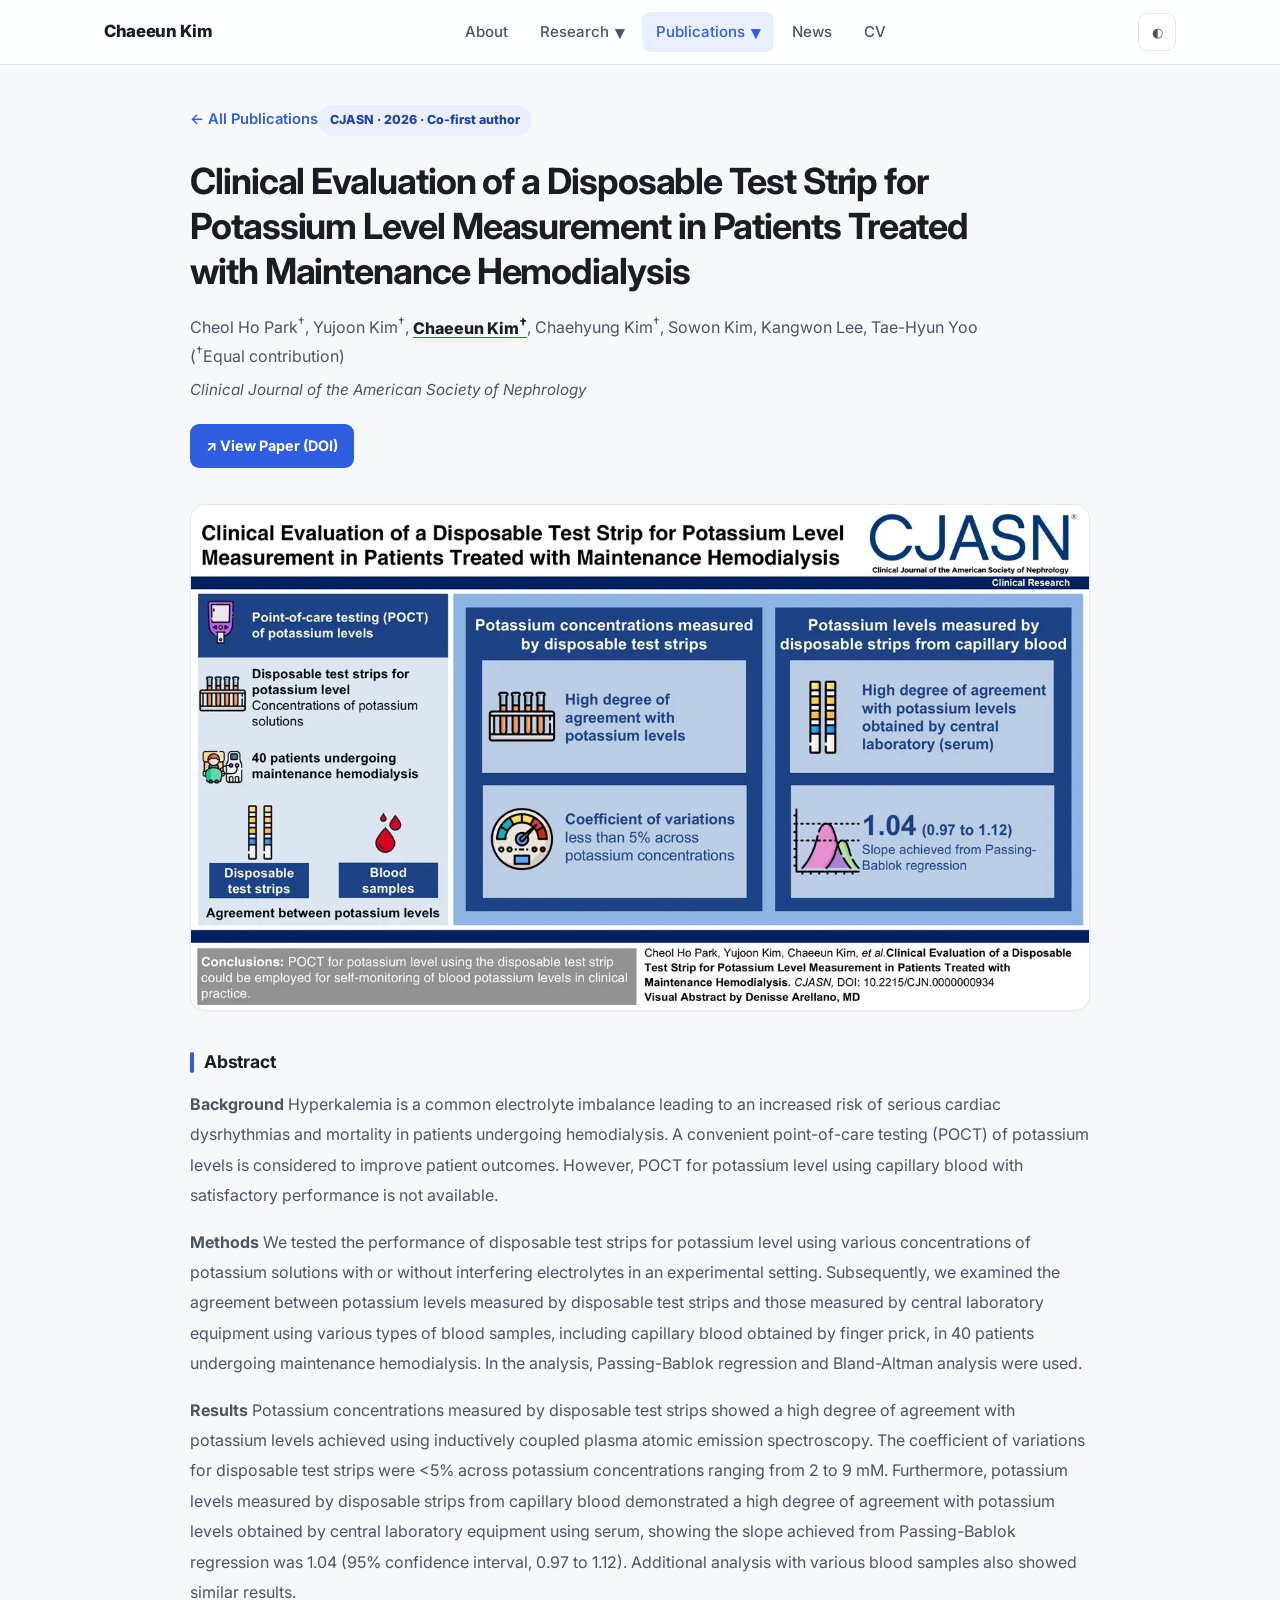
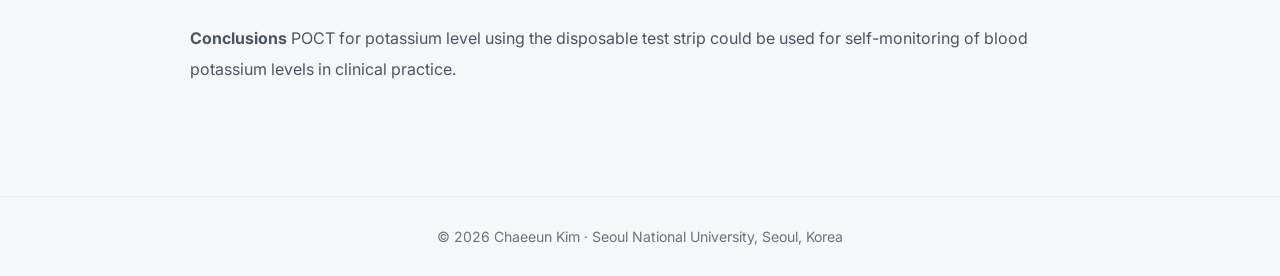
<file: publication-clinical-k-strip.html>
<!DOCTYPE html><html lang="en" data-theme="light"><head><meta charset="UTF-8"><meta name="viewport" content="width=device-width, initial-scale=1.0"><title>Clinical Evaluation of a Disposable Test Strip for Potassium Level Measurement in Patients Treated with Maintenance Hemodialysis — Chaeeun Kim</title><meta name="description" content="Clinical Evaluation of a Disposable Test Strip for Potassium Level Measurement in Patients Treated with Maintenance Hemodialysis by Chaeeun Kim."><link rel="preconnect" href="https://fonts.googleapis.com"><link rel="preconnect" href="https://fonts.gstatic.com" crossorigin><link href="https://fonts.googleapis.com/css2?family=Inter:wght@400;500;600;700;800&display=swap" rel="stylesheet"><link rel="stylesheet" href="assets/css/style.css?v=20261025-2"><style>
.publication-detail{max-width:900px;margin:0 auto}.back-link{display:inline-flex;align-items:center;gap:7px;margin-bottom:28px;font-weight:600;font-size:.92rem}.detail-tag{display:inline-flex;align-items:center;gap:7px;border-radius:999px;padding:5px 12px;background:var(--accent-soft);color:var(--accent-strong);font-size:.78rem;font-weight:800;margin-bottom:16px}.detail-title{font-size:2.25rem;max-width:850px;margin:0 0 18px;letter-spacing:-.03em}.detail-authors{margin:0 0 7px;color:var(--text-soft);font-size:1rem}.detail-authors .me{font-weight:800;color:var(--text);text-decoration:underline;text-decoration-color:var(--accent);text-underline-offset:3px}.detail-venue{margin:0;color:var(--text-soft);font-size:.95rem}.detail-actions{margin:22px 0 36px;display:flex;gap:10px;flex-wrap:wrap}.detail-btn{display:inline-flex;align-items:center;gap:8px;padding:10px 16px;border-radius:9px;background:var(--accent);color:#fff;font-weight:700;font-size:.9rem}.detail-btn:hover{background:var(--accent-strong);color:#fff;text-decoration:none}.detail-figure{margin:0 0 40px;padding:0;overflow:hidden;border:1px solid var(--border);border-radius:15px;background:var(--surface);box-shadow:var(--shadow-sm)}.detail-figure img{display:block;width:100%;height:auto}.abstract-heading{font-size:1.1rem;margin:0 0 14px;display:flex;align-items:center;gap:10px}.abstract-heading:before{content:"";width:4px;height:21px;border-radius:4px;background:var(--accent)}.abstract-text{font-size:1rem;line-height:1.9;color:var(--text-soft);margin:0}.detail-note{margin-top:26px;padding:16px 18px;border-left:3px solid var(--accent);background:var(--accent-soft);border-radius:0 9px 9px 0;color:var(--text-soft);font-size:.92rem}@media(max-width:600px){.detail-title{font-size:1.68rem}.site-main{padding-top:30px}.detail-figure{padding:0}.detail-actions{margin-bottom:26px}}
</style></head><body><header class="nav"><div class="nav__inner"><a class="nav__brand" href="index.html">Chaeeun Kim</a><nav class="nav__links" id="navLinks"><a href="index.html">About</a>
        <details class="nav__dropdown"><summary class="nav__dropdown-toggle">Research <span class="nav__caret" aria-hidden="true">▾</span></summary><div class="nav__dropdown-menu"><a href="research-experiences.html">Research Experiences</a><a href="research-interests.html">Research Interests</a></div></details><details class="nav__dropdown"><summary class="nav__dropdown-toggle is-active">Publications <span class="nav__caret" aria-hidden="true">▾</span></summary><div class="nav__dropdown-menu"><a href="publications.html" class="is-active">Journal Articles</a><a href="patents.html">Patents/Projects</a></div></details><a href="news.html">News</a><a href="cv.html">CV</a></nav><div style="display:flex;gap:8px;"><button class="icon-btn nav__toggle" onclick="toggleMenu()" aria-label="Menu">☰</button><button class="icon-btn" onclick="toggleTheme()" aria-label="Toggle dark mode">◐</button></div></div></header><main class="site-main"><div class="container"><article class="publication-detail"><a class="back-link" href="publications.html">← All Publications</a><div class="detail-tag">CJASN · 2026 · Co-first author</div><h1 class="detail-title">Clinical Evaluation of a Disposable Test Strip for Potassium Level Measurement in Patients Treated with Maintenance Hemodialysis</h1><p class="detail-authors">Cheol Ho Park<sup>†</sup>, Yujoon Kim<sup>†</sup>, <span class="me">Chaeeun Kim<sup>†</sup></span>, Chaehyung Kim<sup>†</sup>, Sowon Kim, Kangwon Lee, Tae-Hyun Yoo <span style="white-space:nowrap">(<sup>†</sup>Equal contribution)</span></p><p class="detail-venue"><em>Clinical Journal of the American Society of Nephrology</em></p><div class="detail-actions"><a class="detail-btn" href="https://doi.org/10.2215/CJN.0000000934" target="_blank" rel="noopener">↗ View Paper (DOI)</a></div><figure class="detail-figure"><img src="assets/img/publications/cjasn-scheme.webp?v=64d18b4d" alt="Finger-prick sample, disposable test strip, and handheld reader clinical validation scheme"></figure><section><h2 class="abstract-heading">Abstract</h2><div class="abstract-text"><p><strong>Background</strong> Hyperkalemia is a common electrolyte imbalance leading to an increased risk of serious cardiac dysrhythmias and mortality in patients undergoing hemodialysis. A convenient point-of-care testing (POCT) of potassium levels is considered to improve patient outcomes. However, POCT for potassium level using capillary blood with satisfactory performance is not available.</p><p><strong>Methods</strong> We tested the performance of disposable test strips for potassium level using various concentrations of potassium solutions with or without interfering electrolytes in an experimental setting. Subsequently, we examined the agreement between potassium levels measured by disposable test strips and those measured by central laboratory equipment using various types of blood samples, including capillary blood obtained by finger prick, in 40 patients undergoing maintenance hemodialysis. In the analysis, Passing-Bablok regression and Bland-Altman analysis were used.</p><p><strong>Results</strong> Potassium concentrations measured by disposable test strips showed a high degree of agreement with potassium levels achieved using inductively coupled plasma atomic emission spectroscopy. The coefficient of variations for disposable test strips were &lt;5% across potassium concentrations ranging from 2 to 9 mM. Furthermore, potassium levels measured by disposable strips from capillary blood demonstrated a high degree of agreement with potassium levels obtained by central laboratory equipment using serum, showing the slope achieved from Passing-Bablok regression was 1.04 (95% confidence interval, 0.97 to 1.12). Additional analysis with various blood samples also showed similar results.</p><p><strong>Conclusions</strong> POCT for potassium level using the disposable test strip could be used for self-monitoring of blood potassium levels in clinical practice.</p></div></section></article></div></main><footer class="footer"><div class="container">© 2026 Chaeeun Kim · Seoul National University, Seoul, Korea</div></footer><script src="assets/js/main.js?v=20261023"></script></body></html>
</file>
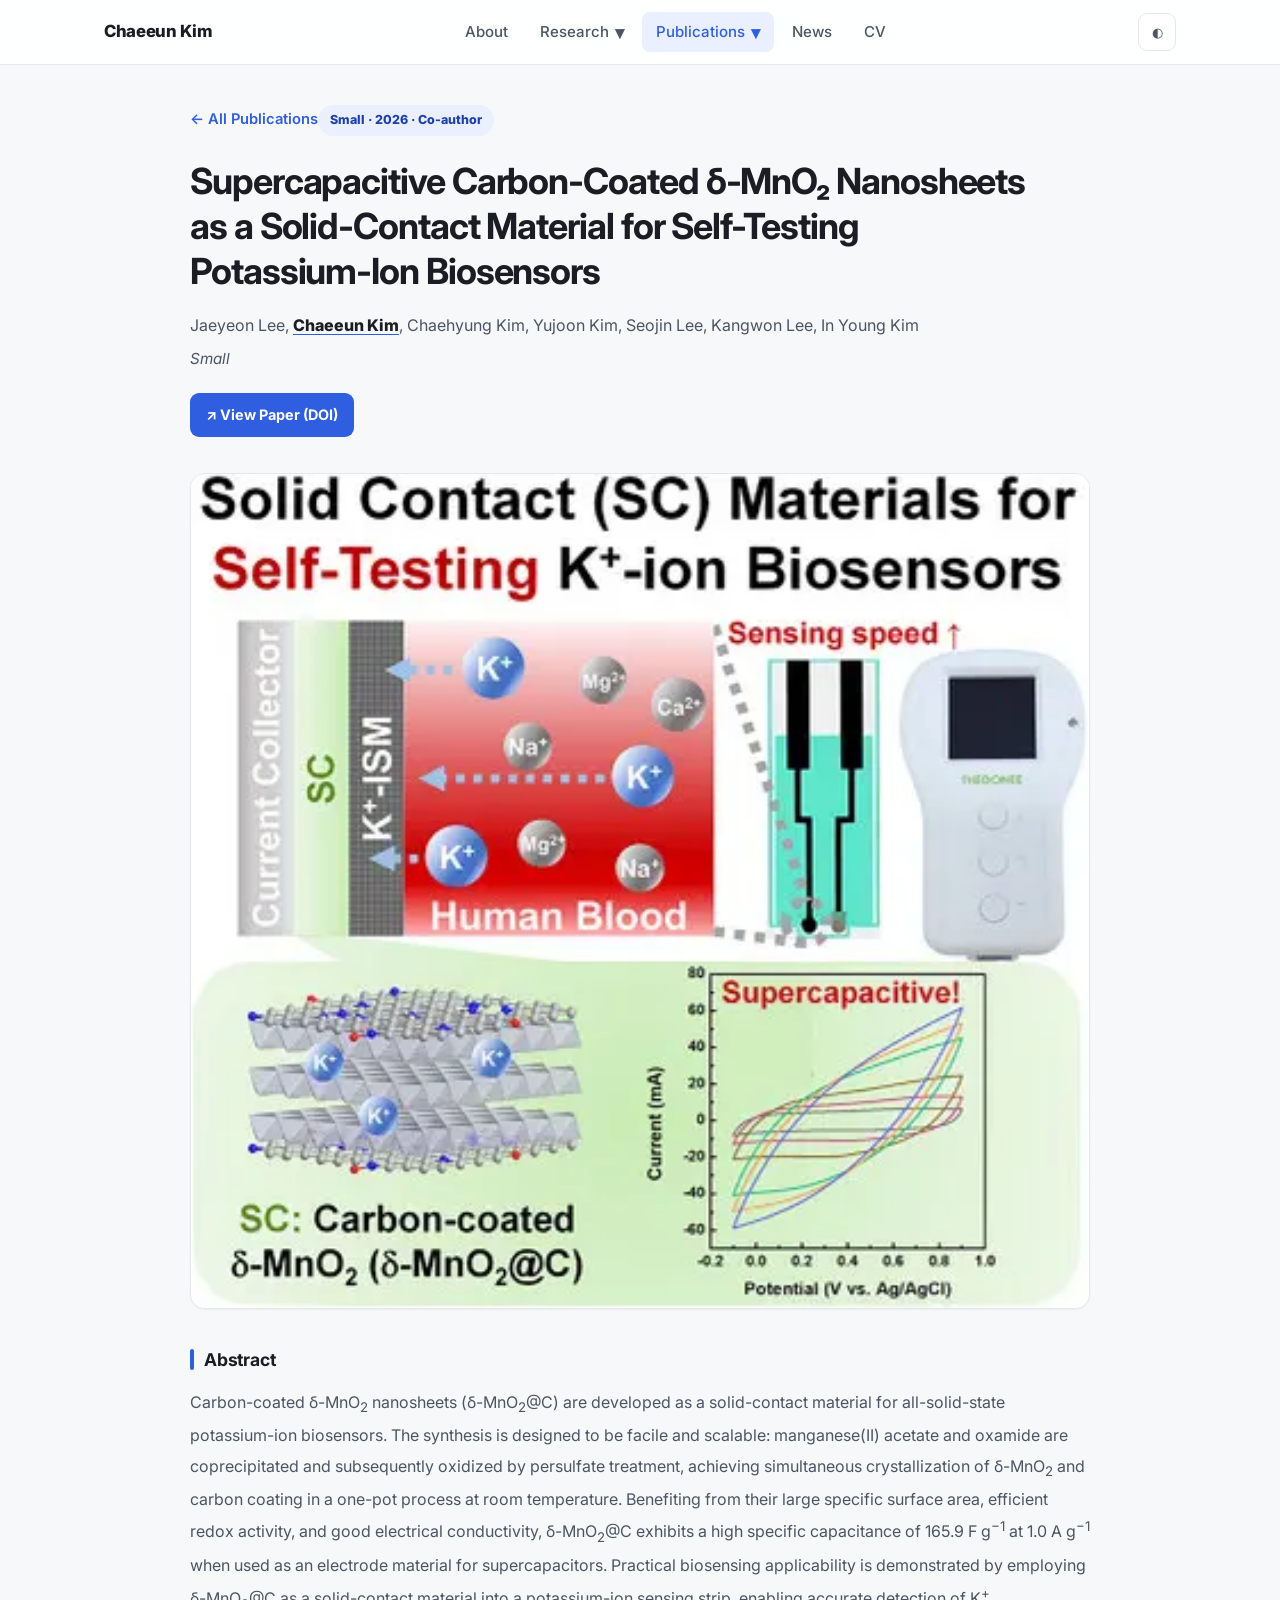
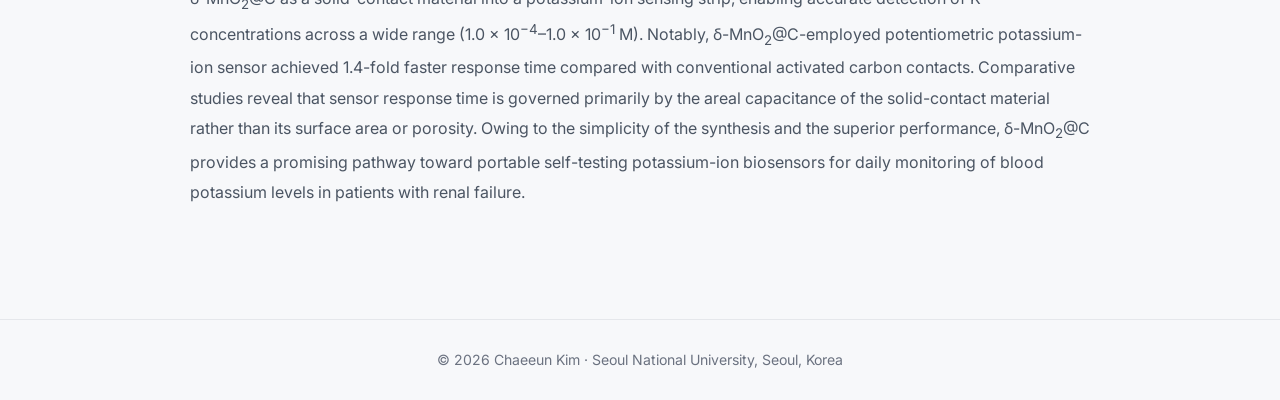
<file: publication-solid-contact-k.html>
<!DOCTYPE html><html lang="en" data-theme="light"><head><meta charset="UTF-8"><meta name="viewport" content="width=device-width, initial-scale=1.0"><title>Supercapacitive Carbon-Coated δ-MnO₂ Nanosheets as a Solid-Contact Material for Self-Testing Potassium-Ion Biosensors — Chaeeun Kim</title><meta name="description" content="Supercapacitive Carbon-Coated δ-MnO₂ Nanosheets as a Solid-Contact Material for Self-Testing Potassium-Ion Biosensors by Chaeeun Kim."><link rel="preconnect" href="https://fonts.googleapis.com"><link rel="preconnect" href="https://fonts.gstatic.com" crossorigin><link href="https://fonts.googleapis.com/css2?family=Inter:wght@400;500;600;700;800&display=swap" rel="stylesheet"><link rel="stylesheet" href="assets/css/style.css?v=20261025-2"><style>
.publication-detail{max-width:900px;margin:0 auto}.back-link{display:inline-flex;align-items:center;gap:7px;margin-bottom:28px;font-weight:600;font-size:.92rem}.detail-tag{display:inline-flex;align-items:center;gap:7px;border-radius:999px;padding:5px 12px;background:var(--accent-soft);color:var(--accent-strong);font-size:.78rem;font-weight:800;margin-bottom:16px}.detail-title{font-size:2.25rem;max-width:850px;margin:0 0 18px;letter-spacing:-.03em}.detail-authors{margin:0 0 7px;color:var(--text-soft);font-size:1rem}.detail-authors .me{font-weight:800;color:var(--text);text-decoration:underline;text-decoration-color:var(--accent);text-underline-offset:3px}.detail-venue{margin:0;color:var(--text-soft);font-size:.95rem}.detail-actions{margin:22px 0 36px;display:flex;gap:10px;flex-wrap:wrap}.detail-btn{display:inline-flex;align-items:center;gap:8px;padding:10px 16px;border-radius:9px;background:var(--accent);color:#fff;font-weight:700;font-size:.9rem}.detail-btn:hover{background:var(--accent-strong);color:#fff;text-decoration:none}.detail-figure{margin:0 0 40px;padding:0;overflow:hidden;border:1px solid var(--border);border-radius:15px;background:var(--surface);box-shadow:var(--shadow-sm)}.detail-figure img{display:block;width:100%;height:auto}.abstract-heading{font-size:1.1rem;margin:0 0 14px;display:flex;align-items:center;gap:10px}.abstract-heading:before{content:"";width:4px;height:21px;border-radius:4px;background:var(--accent)}.abstract-text{font-size:1rem;line-height:1.9;color:var(--text-soft);margin:0}.detail-note{margin-top:26px;padding:16px 18px;border-left:3px solid var(--accent);background:var(--accent-soft);border-radius:0 9px 9px 0;color:var(--text-soft);font-size:.92rem}@media(max-width:600px){.detail-title{font-size:1.68rem}.site-main{padding-top:30px}.detail-figure{padding:0}.detail-actions{margin-bottom:26px}}
</style></head><body><header class="nav"><div class="nav__inner"><a class="nav__brand" href="index.html">Chaeeun Kim</a><nav class="nav__links" id="navLinks"><a href="index.html">About</a>
        <details class="nav__dropdown"><summary class="nav__dropdown-toggle">Research <span class="nav__caret" aria-hidden="true">▾</span></summary><div class="nav__dropdown-menu"><a href="research-experiences.html">Research Experiences</a><a href="research-interests.html">Research Interests</a></div></details><details class="nav__dropdown"><summary class="nav__dropdown-toggle is-active">Publications <span class="nav__caret" aria-hidden="true">▾</span></summary><div class="nav__dropdown-menu"><a href="publications.html" class="is-active">Journal Articles</a><a href="patents.html">Patents/Projects</a></div></details><a href="news.html">News</a><a href="cv.html">CV</a></nav><div style="display:flex;gap:8px;"><button class="icon-btn nav__toggle" onclick="toggleMenu()" aria-label="Menu">☰</button><button class="icon-btn" onclick="toggleTheme()" aria-label="Toggle dark mode">◐</button></div></div></header><main class="site-main"><div class="container"><article class="publication-detail"><a class="back-link" href="publications.html">← All Publications</a><div class="detail-tag">Small · 2026 · Co-author</div><h1 class="detail-title">Supercapacitive Carbon-Coated δ-MnO₂ Nanosheets as a Solid-Contact Material for Self-Testing Potassium-Ion Biosensors</h1><p class="detail-authors">Jaeyeon Lee, <span class="me">Chaeeun Kim</span>, Chaehyung Kim, Yujoon Kim, Seojin Lee, Kangwon Lee, In Young Kim</p><p class="detail-venue"><em>Small</em></p><div class="detail-actions"><a class="detail-btn" href="https://doi.org/10.1002/smll.202513386" target="_blank" rel="noopener">↗ View Paper (DOI)</a></div><figure class="detail-figure"><img src="assets/img/publications/small-scheme.webp" alt="Layered schematic of a solid-contact potassium ion-selective electrode"></figure><section><h2 class="abstract-heading">Abstract</h2><div class="abstract-text"><p>Carbon-coated δ-MnO<sub>2</sub> nanosheets (δ-MnO<sub>2</sub>@C) are developed as a solid-contact material for all-solid-state potassium-ion biosensors. The synthesis is designed to be facile and scalable: manganese(II) acetate and oxamide are coprecipitated and subsequently oxidized by persulfate treatment, achieving simultaneous crystallization of δ-MnO<sub>2</sub> and carbon coating in a one-pot process at room temperature. Benefiting from their large specific surface area, efficient redox activity, and good electrical conductivity, δ-MnO<sub>2</sub>@C exhibits a high specific capacitance of 165.9 F g<sup>−1</sup> at 1.0 A g<sup>−1</sup> when used as an electrode material for supercapacitors. Practical biosensing applicability is demonstrated by employing δ-MnO<sub>2</sub>@C as a solid-contact material into a potassium-ion sensing strip, enabling accurate detection of K<sup>+</sup> concentrations across a wide range (1.0 × 10<sup>−4</sup>–1.0 × 10<sup>−1</sup> M). Notably, δ-MnO<sub>2</sub>@C-employed potentiometric potassium-ion sensor achieved 1.4-fold faster response time compared with conventional activated carbon contacts. Comparative studies reveal that sensor response time is governed primarily by the areal capacitance of the solid-contact material rather than its surface area or porosity. Owing to the simplicity of the synthesis and the superior performance, δ-MnO<sub>2</sub>@C provides a promising pathway toward portable self-testing potassium-ion biosensors for daily monitoring of blood potassium levels in patients with renal failure.</p></div></section></article></div></main><footer class="footer"><div class="container">© 2026 Chaeeun Kim · Seoul National University, Seoul, Korea</div></footer><script src="assets/js/main.js?v=20261023"></script></body></html>
</file>
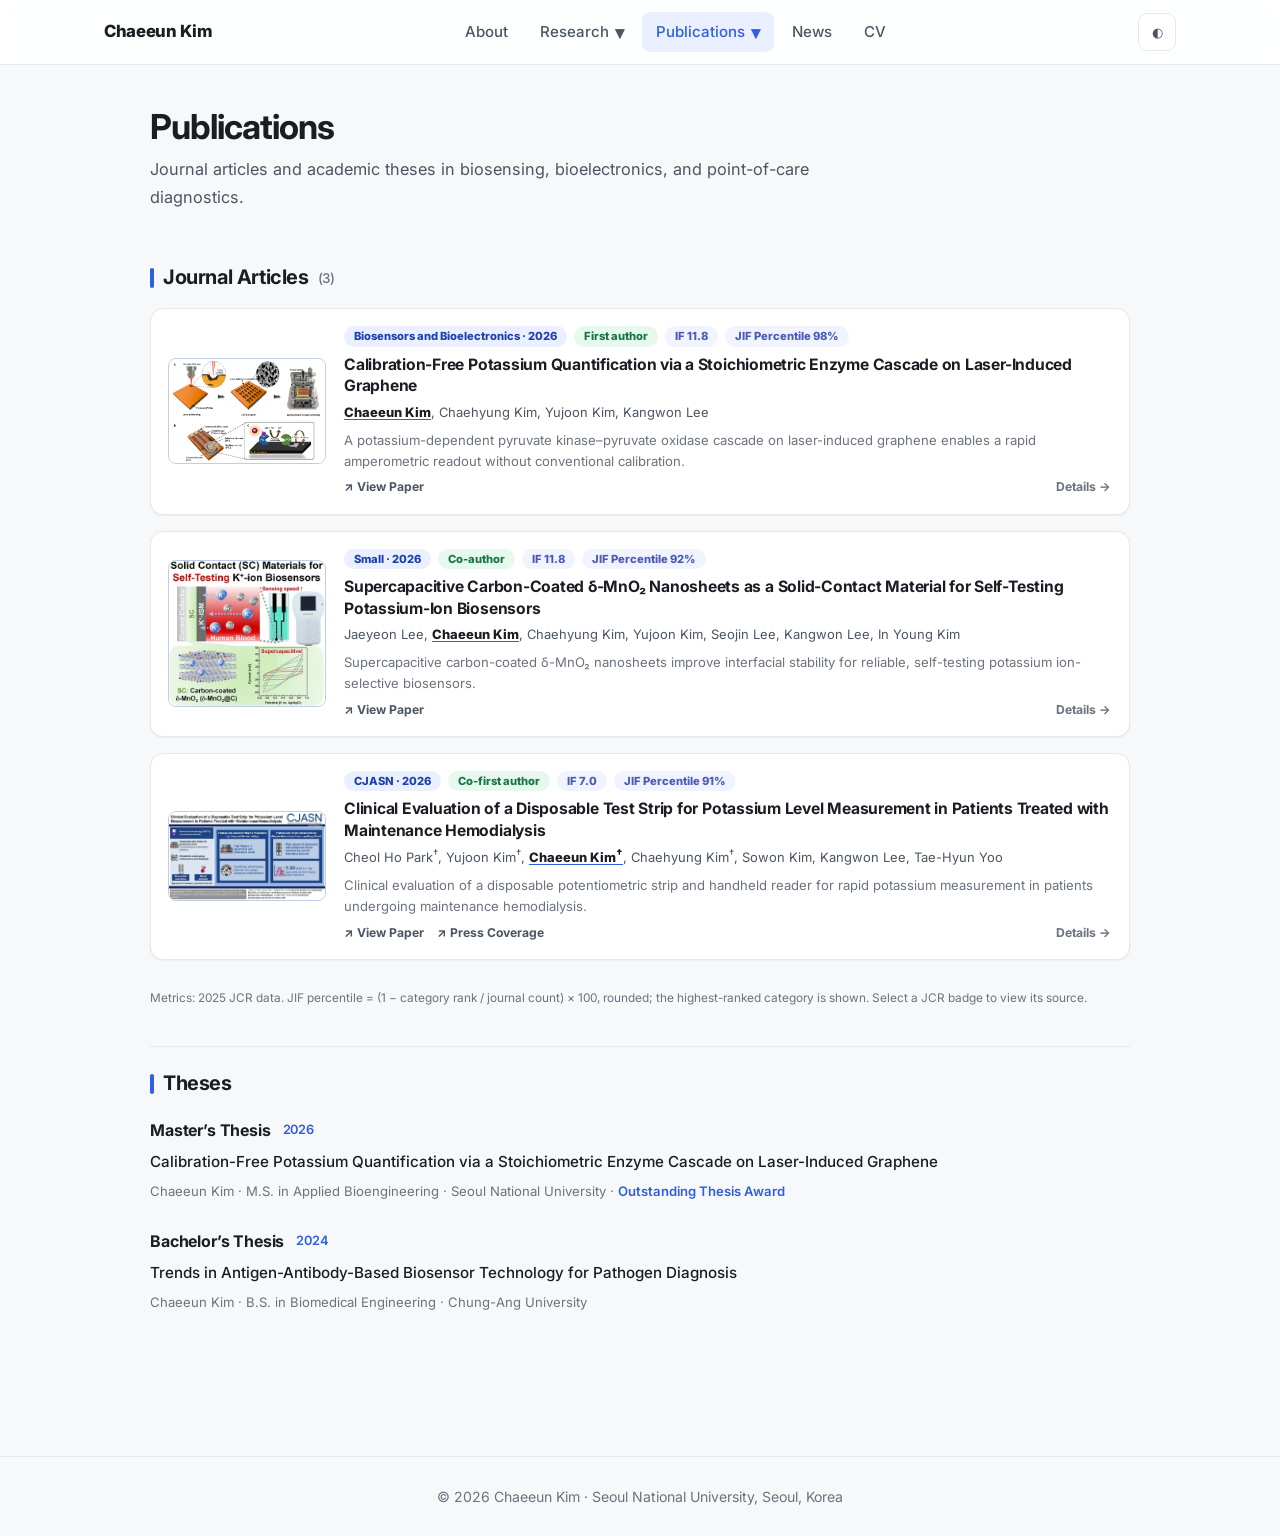
<file: publications.html>
<!DOCTYPE html>
<html lang="en" data-theme="light">
<head>
  <meta charset="UTF-8">
  <meta name="viewport" content="width=device-width, initial-scale=1.0">
  <title>Publications — Chaeeun Kim</title>
  <meta name="description" content="Peer-reviewed publications by Chaeeun Kim on biosensors, bioelectronics, and point-of-care diagnostics.">
  <link rel="preconnect" href="https://fonts.googleapis.com">
  <link rel="preconnect" href="https://fonts.gstatic.com" crossorigin>
  <link href="https://fonts.googleapis.com/css2?family=Inter:wght@400;500;600;700;800&display=swap" rel="stylesheet">
  <link rel="stylesheet" href="assets/css/style.css?v=20261025-2">
  <style>
    .publication-page { max-width: 980px; margin: 0 auto; }
    .publication-page .page-header { margin-bottom: 54px; }
    .publication-page .page-header h1 { font-size: 2.15rem; letter-spacing: -.03em; }
    .publication-page .page-header p { max-width: 720px; line-height: 1.7; }
    .publication-counts { display: flex; gap: 10px; flex-wrap: wrap; margin: 17px 0 13px; }
    .publication-count {
      display: inline-flex; gap: 7px; align-items: center; padding: 5px 13px;
      border: 1px solid color-mix(in srgb, var(--accent) 18%, var(--border));
      background: color-mix(in srgb, var(--accent-soft) 62%, var(--surface));
      border-radius: 999px; color: var(--text-soft); font-size: .82rem;
    }
    .publication-count strong { color: var(--text); font-size: .88rem; }
    .publication-note { margin: 0; font-size: .82rem !important; color: var(--text-muted) !important; }
    .publication-note .me { font-weight: 800; color: var(--text); text-decoration: underline; text-decoration-color: var(--accent); text-underline-offset: 3px; }
    .pub-section { margin-bottom: 46px; }
    .pub-section__title {
      display: flex; align-items: center; gap: 9px; margin: 0 0 18px;
      font-size: 1.25rem; letter-spacing: -.02em;
    }
    .pub-section__title::before { content: ""; width: 4px; height: 20px; background: var(--accent); border-radius: 4px; }
    .pub-section__title span { color: var(--text-muted); font-size: .84rem; font-weight: 500; }
    .publication-cards { display: grid; gap: 16px; }
    .publication-card {
      position: relative; display: grid; grid-template-columns: 158px 1fr; gap: 18px;
      padding: 17px; min-height: 184px; background: var(--surface); border: 1px solid var(--border);
      border-radius: 13px; box-shadow: var(--shadow-sm); transition: transform .18s ease, border-color .18s ease, box-shadow .18s ease;
    }
    .publication-card:hover { transform: translateY(-2px); border-color: var(--accent); box-shadow: var(--shadow); }
    .publication-card__image {
      display: block; align-self: center; overflow: hidden; border-radius: 8px;
      border: 1px solid color-mix(in srgb, var(--accent) 20%, var(--border));
    }
    .publication-card__image img { display: block; width: 100%; height: auto; }
    .publication-card__content { min-width: 0; display: flex; flex-direction: column; padding-bottom: 25px; }
    .publication-card__tags { display: flex; gap: 7px; flex-wrap: wrap; margin-bottom: 7px; }
    .pub-tag { display: inline-flex; align-items: center; padding: 3px 10px; border-radius: 999px; background: var(--accent-soft); color: var(--accent-strong); font-size: .7rem; line-height: 1.3; font-weight: 800; }
    .pub-tag--journal { background: #e7f8ef; color: #187547; }
    .pub-tag--clinical { background: #fff0e8; color: #a64c26; }
    .pub-tag--if { background: #f1f3ff; color: #485cb7; }
    html[data-theme="dark"] .pub-tag--journal { background: #173a29; color: #85dbab; }
    html[data-theme="dark"] .pub-tag--clinical { background: #48271d; color: #ffb18f; }
    html[data-theme="dark"] .pub-tag--if { background: #20264b; color: #b6c2ff; }
    .publication-card__title { margin: 0 0 5px; font-size: .98rem; line-height: 1.37; letter-spacing: -.015em; }
    .publication-card__title a { color: var(--text); }
    .publication-card__title a:hover { color: var(--accent); }
    .publication-card__authors { margin: 0 0 8px; color: var(--text-soft); font-size: .81rem; line-height: 1.55; }
    .publication-card__authors .me { color: var(--text); font-weight: 800; text-decoration: underline; text-decoration-color: var(--accent); text-underline-offset: 2px; }
    .publication-card__summary { margin: 0; color: var(--text-muted); font-size: .82rem; line-height: 1.58; display: -webkit-box; -webkit-line-clamp: 2; -webkit-box-orient: vertical; overflow: hidden; }
    .publication-card__links { position: absolute; left: 193px; bottom: 16px; display: flex; gap: 13px; flex-wrap: wrap; }
    .publication-card__links a, .publication-card__details { font-size: .76rem; font-weight: 700; }
    .publication-card__links a { display: inline-flex; align-items: center; gap: 5px; color: var(--text-soft); }
    .publication-card__links a:hover { color: var(--accent); text-decoration: none; }
    .publication-card__details { position: absolute; right: 18px; bottom: 16px; color: var(--text-muted); }
    .publication-card__details:hover { color: var(--accent); text-decoration: none; }
    @media (max-width: 680px) {
      .publication-page .page-header { margin-bottom: 36px; }
      .publication-page .page-header h1 { font-size: 1.8rem; }
      .publication-card { grid-template-columns: 1fr; gap: 13px; padding: 14px; padding-bottom: 47px; }
      .publication-card__content { padding-bottom: 0; }
      .publication-card__links { left: 14px; bottom: 16px; }
      .publication-card__details { right: 14px; bottom: 16px; }
    }
  </style>
</head>
<body>
  <header class="nav">
    <div class="nav__inner">
      <a class="nav__brand" href="index.html">Chaeeun Kim</a>
      <nav class="nav__links" id="navLinks">
        <a href="index.html">About</a>
        <details class="nav__dropdown"><summary class="nav__dropdown-toggle">Research <span class="nav__caret" aria-hidden="true">▾</span></summary><div class="nav__dropdown-menu"><a href="research-experiences.html?rev=20261026-results">Research Experiences</a><a href="research-interests.html">Research Interests</a></div></details>
        <details class="nav__dropdown">
          <summary class="nav__dropdown-toggle is-active">Publications <span class="nav__caret" aria-hidden="true">▾</span></summary>
          <div class="nav__dropdown-menu">
            <a href="publications.html" class="is-active">Journal Articles</a>
            <a href="patents.html">Patents/Projects</a>
          </div>
        </details>
        <a href="news.html">News</a>
        <a href="cv.html">CV</a>
      </nav>
      <div style="display:flex; gap:8px;">
        <button class="icon-btn nav__toggle" onclick="toggleMenu()" aria-label="Menu">☰</button>
        <button class="icon-btn" onclick="toggleTheme()" aria-label="Toggle dark mode">◐</button>
      </div>
    </div>
  </header>

  <main class="site-main">
    <div class="container">
      <div class="publication-page">
        <header class="page-header">
          <h1>Publications</h1>
          <p>Journal articles and academic theses in biosensing, bioelectronics, and point-of-care diagnostics.</p>

        </header>

        <section class="pub-section" aria-labelledby="journal-articles">
          <h2 class="pub-section__title" id="journal-articles">Journal Articles <span>(3)</span></h2>
          <div class="publication-cards">
            <article class="publication-card">
              <a class="publication-card__image" href="publication-calibration-free-k.html" aria-label="View details for Calibration-Free Potassium Quantification">
                <img src="assets/img/publications/bnb-scheme.webp" alt="Schematic of calibration-free potassium sensing on a laser-induced graphene electrode">
              </a>
              <div class="publication-card__content">
                <div class="publication-card__tags"><span class="pub-tag">Biosensors and Bioelectronics · 2026</span><span class="pub-tag pub-tag--journal">First author</span><span class="pub-tag pub-tag--if" title="2025 Journal Impact Factor">IF 11.8</span><a class="pub-tag pub-tag--if" href="https://scholar.pusan.ac.kr/journals/11786" target="_blank" rel="noopener" title="2025 JCR data · Biophysics · JIF percentile in category">JIF Percentile 98%</a></div>
                <h3 class="publication-card__title"><a href="publication-calibration-free-k.html">Calibration-Free Potassium Quantification via a Stoichiometric Enzyme Cascade on Laser-Induced Graphene</a></h3>
                <p class="publication-card__authors"><span class="me">Chaeeun Kim</span>, Chaehyung Kim, Yujoon Kim, Kangwon Lee</p>
                <p class="publication-card__summary">A potassium-dependent pyruvate kinase–pyruvate oxidase cascade on laser-induced graphene enables a rapid amperometric readout without conventional calibration.</p>
              </div>
              <div class="publication-card__links"><a href="https://doi.org/10.1016/j.bios.2026.118572" target="_blank" rel="noopener">↗ View Paper</a></div>
              <a class="publication-card__details" href="publication-calibration-free-k.html">Details →</a>
            </article>

            <article class="publication-card">
              <a class="publication-card__image" href="publication-solid-contact-k.html" aria-label="View details for Solid-Contact Potassium-Ion Biosensor">
                <img src="assets/img/publications/small-scheme.webp" alt="Schematic of a solid-contact potassium ion-selective electrode">
              </a>
              <div class="publication-card__content">
                <div class="publication-card__tags"><span class="pub-tag">Small · 2026</span><span class="pub-tag pub-tag--journal">Co-author</span><span class="pub-tag pub-tag--if" title="2025 Journal Impact Factor">IF 11.8</span><a class="pub-tag pub-tag--if" href="https://scholar.pusan.ac.kr/journals/16175" target="_blank" rel="noopener" title="2025 JCR data · Physics, Applied · JIF percentile in category">JIF Percentile 92%</a></div>
                <h3 class="publication-card__title"><a href="publication-solid-contact-k.html">Supercapacitive Carbon-Coated δ-MnO₂ Nanosheets as a Solid-Contact Material for Self-Testing Potassium-Ion Biosensors</a></h3>
                <p class="publication-card__authors">Jaeyeon Lee, <span class="me">Chaeeun Kim</span>, Chaehyung Kim, Yujoon Kim, Seojin Lee, Kangwon Lee, In Young Kim</p>
                <p class="publication-card__summary">Supercapacitive carbon-coated δ-MnO₂ nanosheets improve interfacial stability for reliable, self-testing potassium ion-selective biosensors.</p>
              </div>
              <div class="publication-card__links"><a href="https://doi.org/10.1002/smll.202513386" target="_blank" rel="noopener">↗ View Paper</a></div>
              <a class="publication-card__details" href="publication-solid-contact-k.html">Details →</a>
            </article>

            <article class="publication-card">
              <a class="publication-card__image" href="publication-clinical-k-strip.html" aria-label="View details for clinical evaluation of disposable potassium test strip">
                <img src="assets/img/publications/cjasn-scheme.webp?v=64d18b4d" alt="Schematic of disposable potassium strip clinical evaluation">
              </a>
              <div class="publication-card__content">
                <div class="publication-card__tags"><span class="pub-tag">CJASN · 2026</span><span class="pub-tag pub-tag--journal">Co-first author</span><span class="pub-tag pub-tag--if" title="2025 Journal Impact Factor">IF 7.0</span><a class="pub-tag pub-tag--if" href="https://scholar.pusan.ac.kr/journals/10860" target="_blank" rel="noopener" title="2025 JCR data · Urology & Nephrology · JIF percentile in category">JIF Percentile 91%</a></div>
                <h3 class="publication-card__title"><a href="publication-clinical-k-strip.html">Clinical Evaluation of a Disposable Test Strip for Potassium Level Measurement in Patients Treated with Maintenance Hemodialysis</a></h3>
                <p class="publication-card__authors">Cheol Ho Park<sup>†</sup>, Yujoon Kim<sup>†</sup>, <span class="me">Chaeeun Kim<sup>†</sup></span>, Chaehyung Kim<sup>†</sup>, Sowon Kim, Kangwon Lee, Tae-Hyun Yoo</p>
                <p class="publication-card__summary">Clinical evaluation of a disposable potentiometric strip and handheld reader for rapid potassium measurement in patients undergoing maintenance hemodialysis.</p>
              </div>
              <div class="publication-card__links"><a href="https://doi.org/10.2215/CJN.0000000934" target="_blank" rel="noopener">↗ View Paper</a><a href="https://www.thedonee.com/en/sub/pr/press.php?bid=13&amp;idx=143&amp;mode=view" target="_blank" rel="noopener noreferrer" aria-label="Read Yonhap News coverage of the CJASN clinical study in English">↗ Press Coverage</a></div>
              <a class="publication-card__details" href="publication-clinical-k-strip.html">Details →</a>
            </article>
          </div>
        </section>

        <p class="publication-metrics-note">Metrics: 2025 JCR data. JIF percentile = (1 − category rank / journal count) × 100, rounded; the highest-ranked category is shown. Select a JCR badge to view its source.</p>

        <section class="pub-section thesis-section" id="theses" aria-labelledby="theses-heading">
          <h2 class="pub-section__title" id="theses-heading">Theses</h2>
          <article class="thesis-entry">
            <h3>Master’s Thesis <span>2026</span></h3>
            <p class="thesis-entry__title">Calibration-Free Potassium Quantification via a Stoichiometric Enzyme Cascade on Laser-Induced Graphene</p>
            <p class="thesis-entry__meta">Chaeeun Kim · M.S. in Applied Bioengineering · Seoul National University · <strong>Outstanding Thesis Award</strong></p>
          </article>
          <article class="thesis-entry">
            <h3>Bachelor’s Thesis <span>2024</span></h3>
            <p class="thesis-entry__title">Trends in Antigen-Antibody-Based Biosensor Technology for Pathogen Diagnosis</p>
            <p class="thesis-entry__meta">Chaeeun Kim · B.S. in Biomedical Engineering · Chung-Ang University</p>
          </article>
        </section>
      </div>
    </div>
  </main>

  <footer class="footer"><div class="container">© 2026 Chaeeun Kim · Seoul National University, Seoul, Korea</div></footer>
  <script src="assets/js/main.js?v=20261023"></script>
</body>
</html>
</file>
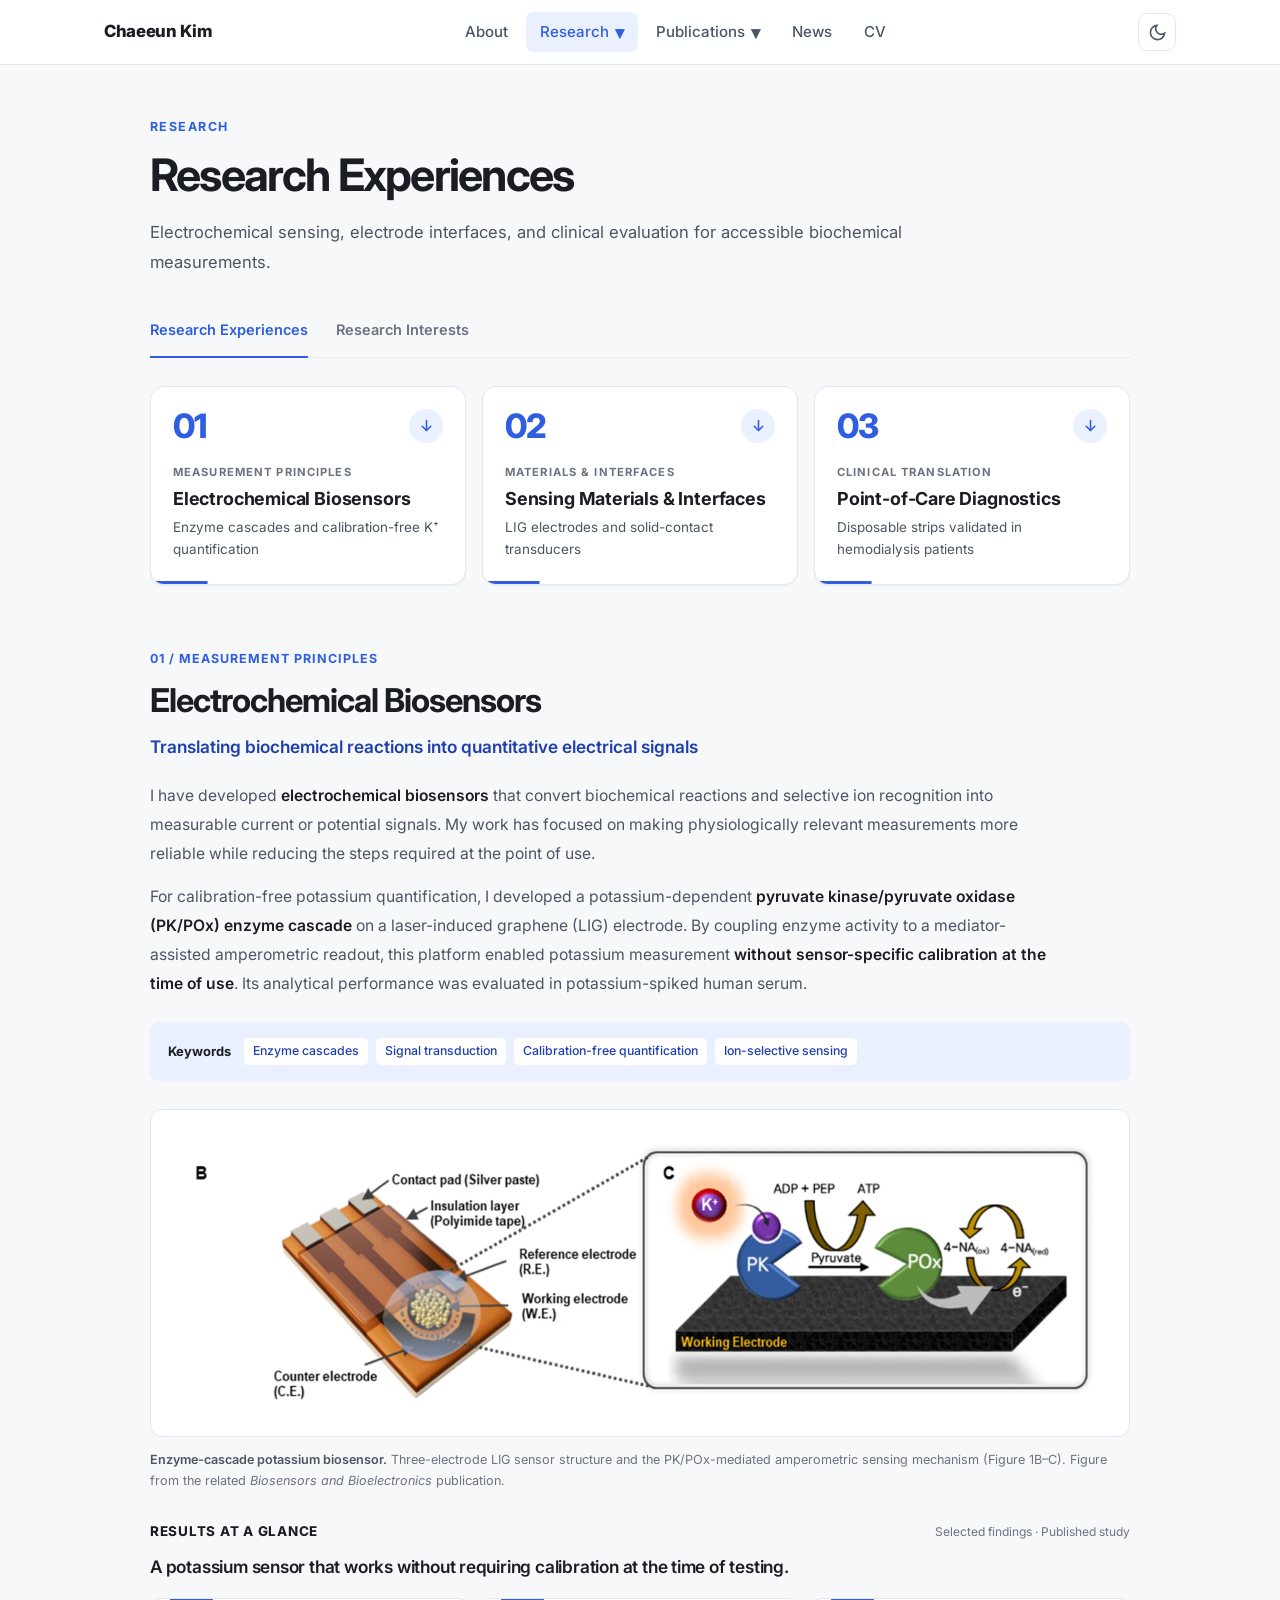
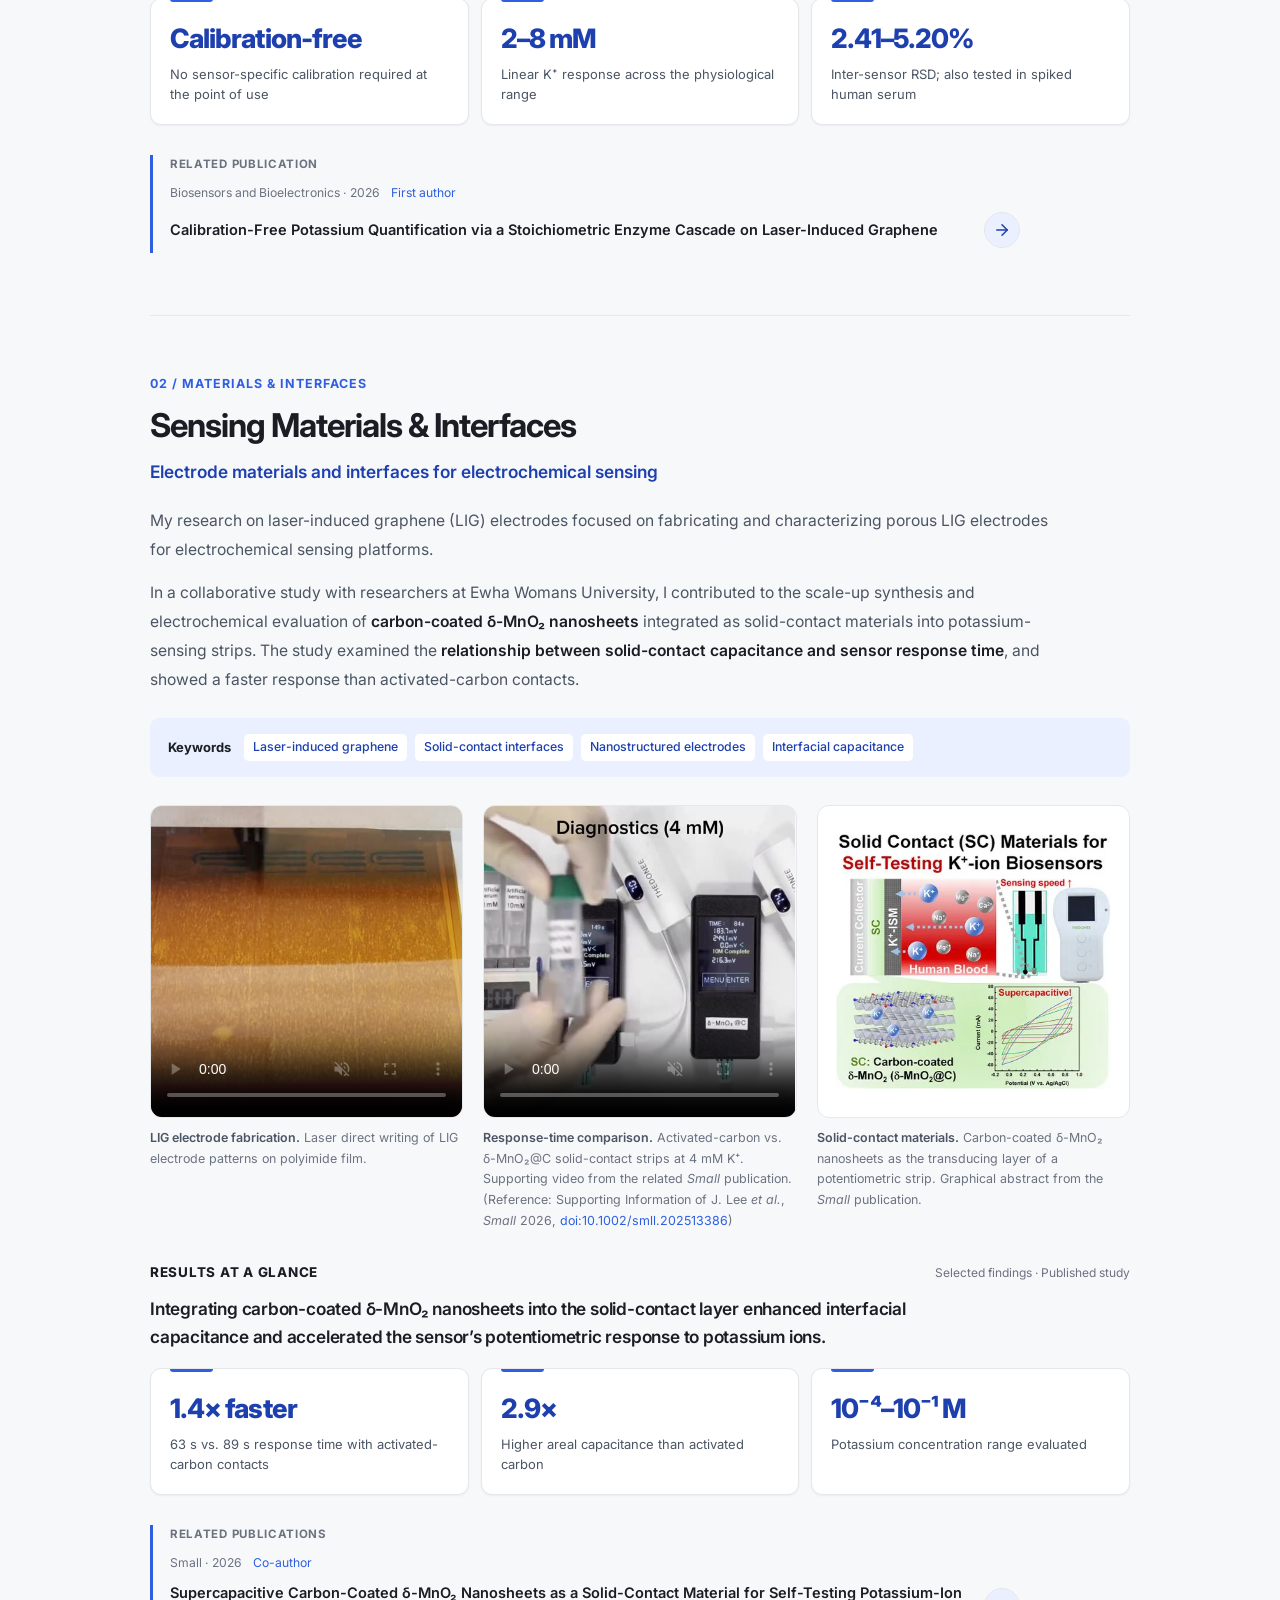
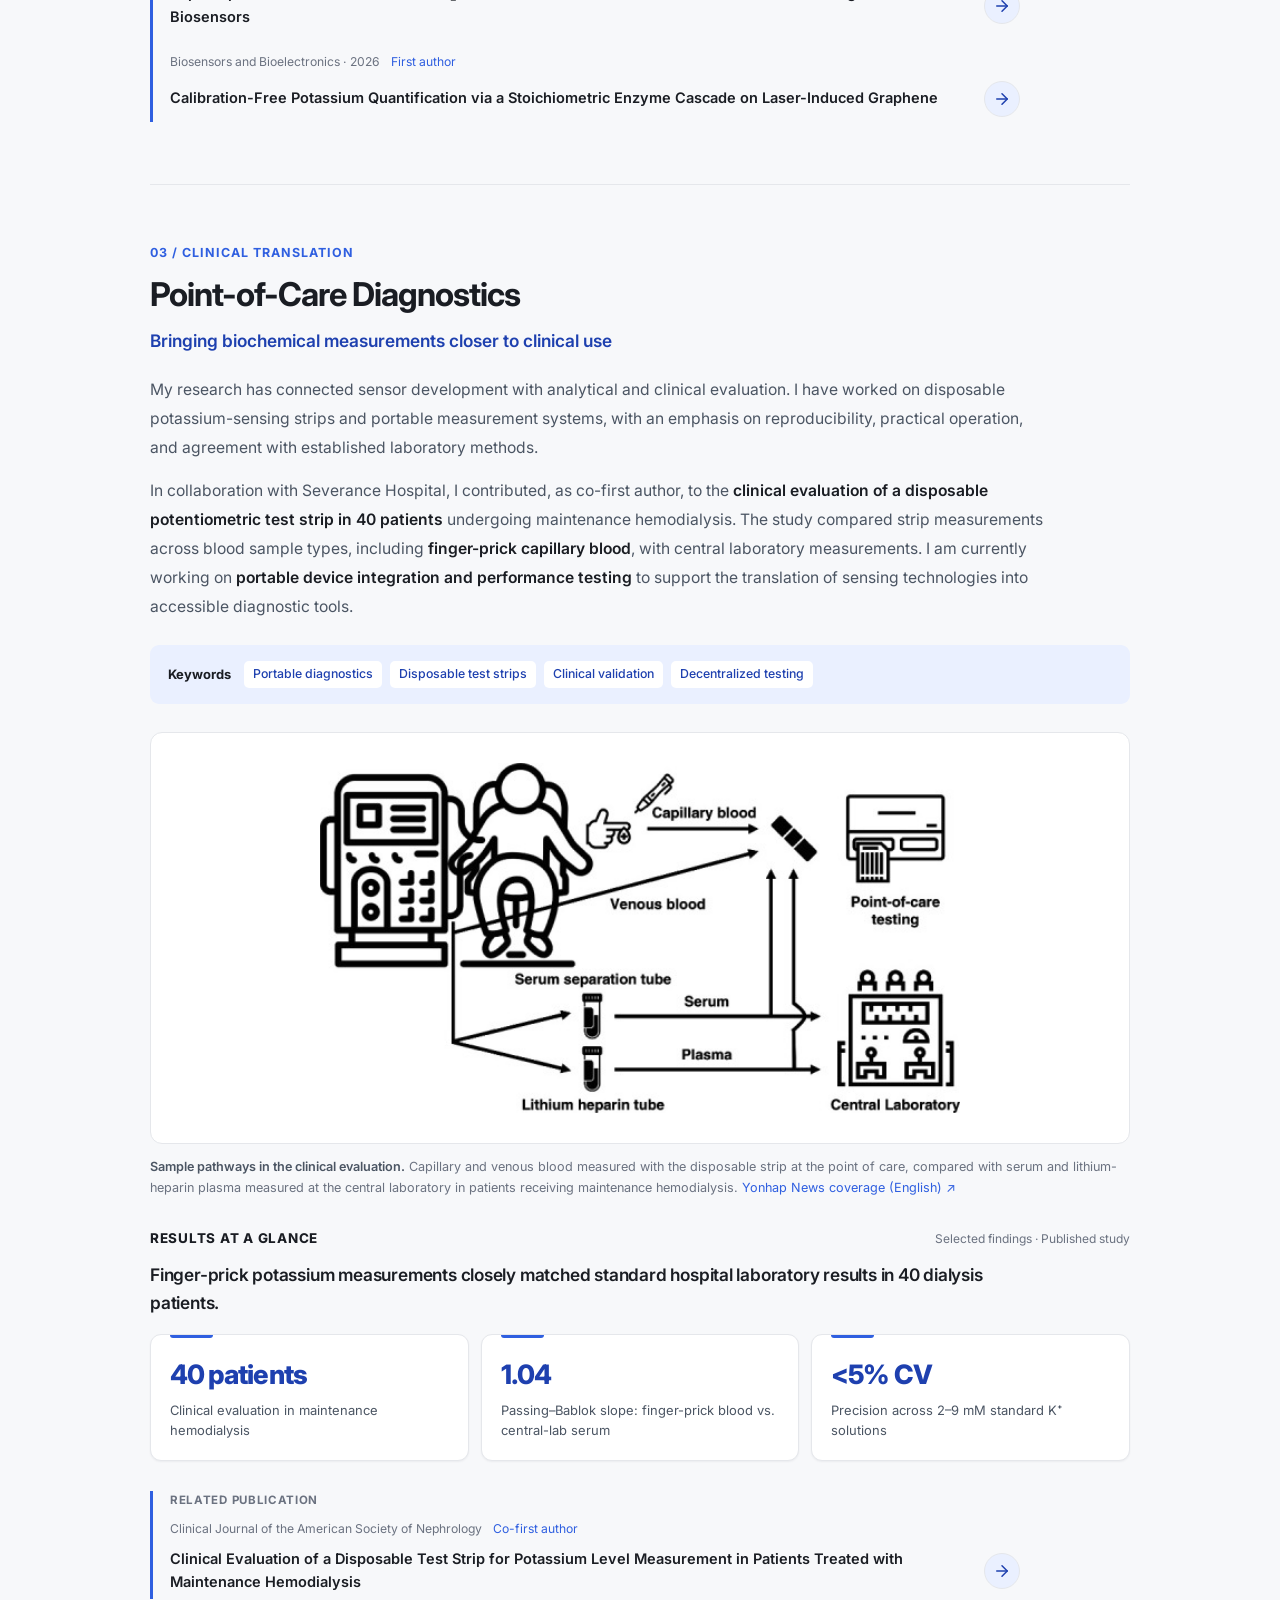
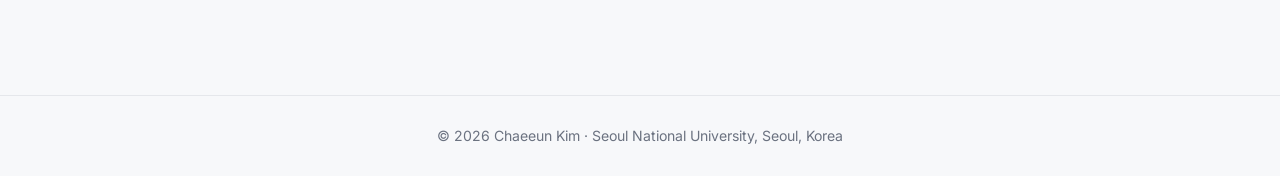
<file: research-experiences.html>
<!DOCTYPE html>
<html lang="en" data-theme="light">
<head>
  <meta charset="UTF-8">
  <meta name="viewport" content="width=device-width, initial-scale=1.0">
  <title>Research Experiences — Chaeeun Kim</title>
  <meta name="description" content="Electrochemical sensing, electrode interfaces, and clinical evaluation for accessible biochemical measurements.">
  <link rel="preconnect" href="https://fonts.googleapis.com">
  <link rel="preconnect" href="https://fonts.gstatic.com" crossorigin>
  <link href="https://fonts.googleapis.com/css2?family=Inter:wght@400;500;600;700;800&amp;display=swap" rel="stylesheet">
  <link rel="stylesheet" href="assets/css/style.css?v=20261025-2">
  <link rel="stylesheet" href="assets/css/research.css?v=20261026-4">
</head>
<body>
<header class="nav">
    <div class="nav__inner">
      <a class="nav__brand" href="index.html">Chaeeun Kim</a>
      <nav class="nav__links" id="navLinks">
        <a href="index.html">About</a>
        <details class="nav__dropdown"><summary class="nav__dropdown-toggle is-active">Research <span class="nav__caret" aria-hidden="true">▾</span></summary><div class="nav__dropdown-menu"><a href="research-experiences.html?rev=20261026-results" class="is-active" aria-current="page">Research Experiences</a><a href="research-interests.html">Research Interests</a></div></details>
        <details class="nav__dropdown">
          <summary class="nav__dropdown-toggle">Publications <span class="nav__caret" aria-hidden="true">▾</span></summary>
          <div class="nav__dropdown-menu">
            <a href="publications.html">Journal Articles</a>
            <a href="patents.html">Patents/Projects</a>
          </div>
        </details>
        <a href="news.html">News</a>
        <a href="cv.html">CV</a>
      </nav>
      <div style="display:flex; gap:8px;">
        <button class="icon-btn nav__toggle" onclick="toggleMenu()" aria-label="Menu">
          <svg viewBox="0 0 24 24" fill="none" stroke="currentColor" stroke-width="2" width="20" height="20"><line x1="3" y1="6" x2="21" y2="6"/><line x1="3" y1="12" x2="21" y2="12"/><line x1="3" y1="18" x2="21" y2="18"/></svg>
        </button>
        <button class="icon-btn" onclick="toggleTheme()" aria-label="Toggle dark mode">
          <svg viewBox="0 0 24 24" fill="none" stroke="currentColor" stroke-width="2" width="19" height="19"><path d="M21 12.79A9 9 0 1 1 11.21 3 7 7 0 0 0 21 12.79z"/></svg>
        </button>
      </div>
    </div>
  </header>
  <main class="site-main" id="main-content">
    <div class="container">
      <div class="research-page">
        <header class="research-header">
          <p class="research-eyebrow">Research</p>
          <h1>Research Experiences</h1>
          <p class="research-header__intro">Electrochemical sensing, electrode interfaces, and clinical evaluation for accessible biochemical measurements.</p>
        </header>
        <nav class="research-tabs" aria-label="Research pages"><a href="research-experiences.html?rev=20261026-results" aria-current="page">Research Experiences</a><a href="research-interests.html">Research Interests</a></nav>
        <nav class="research-contents" aria-label="Research areas on this page">
          <a class="research-card" href="#electrochemical-biosensors">
            <span class="research-card__top"><span class="research-card__num">01</span><span class="research-card__arrow" aria-hidden="true"><svg viewBox="0 0 24 24" fill="none" stroke="currentColor" stroke-width="2.2" stroke-linecap="round" stroke-linejoin="round"><path d="M12 5v14"/><path d="m6 13 6 6 6-6"/></svg></span></span>
            <span class="research-card__label">Measurement Principles</span>
            <span class="research-card__title">Electrochemical Biosensors</span>
            <span class="research-card__desc">Enzyme cascades and calibration-free K⁺ quantification</span>
          </a>
          <a class="research-card" href="#sensing-materials-interfaces">
            <span class="research-card__top"><span class="research-card__num">02</span><span class="research-card__arrow" aria-hidden="true"><svg viewBox="0 0 24 24" fill="none" stroke="currentColor" stroke-width="2.2" stroke-linecap="round" stroke-linejoin="round"><path d="M12 5v14"/><path d="m6 13 6 6 6-6"/></svg></span></span>
            <span class="research-card__label">Materials &amp; Interfaces</span>
            <span class="research-card__title">Sensing Materials &amp; Interfaces</span>
            <span class="research-card__desc">LIG electrodes and solid-contact transducers</span>
          </a>
          <a class="research-card" href="#point-of-care-diagnostics">
            <span class="research-card__top"><span class="research-card__num">03</span><span class="research-card__arrow" aria-hidden="true"><svg viewBox="0 0 24 24" fill="none" stroke="currentColor" stroke-width="2.2" stroke-linecap="round" stroke-linejoin="round"><path d="M12 5v14"/><path d="m6 13 6 6 6-6"/></svg></span></span>
            <span class="research-card__label">Clinical Translation</span>
            <span class="research-card__title">Point-of-Care Diagnostics</span>
            <span class="research-card__desc">Disposable strips validated in hemodialysis patients</span>
          </a>
        </nav>

        <!-- Research area 01: measurement principles -->
        <section class="research-area" id="electrochemical-biosensors" aria-labelledby="electrochemical-heading">
          <p class="research-area__number">01 / MEASUREMENT PRINCIPLES</p>
          <h2 id="electrochemical-heading">Electrochemical Biosensors</h2>
          <p class="research-area__subtitle">Translating biochemical reactions into quantitative electrical signals</p>
          <div class="research-area__description">
            <p>I have developed <strong>electrochemical biosensors</strong> that convert biochemical reactions and selective ion recognition into measurable current or potential signals. My work has focused on making physiologically relevant measurements more reliable while reducing the steps required at the point of use.</p>
            <p>For calibration-free potassium quantification, I developed a potassium-dependent <strong>pyruvate kinase/pyruvate oxidase (PK/POx) enzyme cascade</strong> on a laser-induced graphene (LIG) electrode. By coupling enzyme activity to a mediator-assisted amperometric readout, this platform enabled potassium measurement <strong>without sensor-specific calibration at the time of use</strong>. Its analytical performance was evaluated in potassium-spiked human serum.</p>
          </div>
          <div class="research-keywords" aria-label="Research keywords">
            <span class="research-keywords__label">Keywords</span>
            <span class="research-keyword">Enzyme cascades</span>
            <span class="research-keyword">Signal transduction</span>
            <span class="research-keyword">Calibration-free quantification</span>
            <span class="research-keyword">Ion-selective sensing</span>
          </div>
          <figure class="research-figure">
            <div class="research-figure__canvas"><img src="assets/img/research/enzymatic-potassium-fig1-bc.webp" width="1736" height="508" alt="Figure 1B and 1C: three-electrode LIG sensor structure connected to a potassium-dependent PK/POx enzyme cascade on its working electrode"></div>
            <figcaption><strong>Enzyme-cascade potassium biosensor.</strong> Three-electrode LIG sensor structure and the PK/POx-mediated amperometric sensing mechanism (Figure 1B–C). Figure from the related <em>Biosensors and Bioelectronics</em> publication.</figcaption>
          </figure>
                    <section class="research-results" aria-label="Key results from the calibration-free potassium biosensor study">
            <div class="research-results__heading">
              <h3>Results at a glance</h3>
              <span class="research-results__context">Selected findings · Published study</span>
            </div>
            <p class="research-results__takeaway">A potassium sensor that works without requiring calibration at the time of testing.</p>
            <div class="research-results__grid">
              <div class="research-result">
                <span class="research-result__metric">Calibration-free</span>
                <p class="research-result__caption">No sensor-specific calibration required at the point of use</p>
              </div>
              <div class="research-result">
                <span class="research-result__metric">2–8 mM</span>
                <p class="research-result__caption">Linear K⁺ response across the physiological range</p>
              </div>
              <div class="research-result">
                <span class="research-result__metric">2.41–5.20%</span>
                <p class="research-result__caption">Inter-sensor RSD; also tested in spiked human serum</p>
              </div>
            </div>
          </section>
          <div class="research-related">
            <p class="research-related__label">Related publication</p>
            <div class="research-related__item">
              <p class="research-related__meta">Biosensors and Bioelectronics · 2026 <span class="research-related__role">First author</span></p>
              <a class="research-related__link" href="publication-calibration-free-k.html"><span class="research-related__link-title">Calibration-Free Potassium Quantification via a Stoichiometric Enzyme Cascade on Laser-Induced Graphene</span><span class="research-related__link-icon" aria-hidden="true"><svg viewBox="0 0 24 24" fill="none" stroke="currentColor" stroke-width="2" stroke-linecap="round" stroke-linejoin="round"><path d="M5 12h14"/><path d="m12 5 7 7-7 7"/></svg></span></a>
            </div>
          </div>
        </section>

        <!-- Research area 02: electrode architecture and solid contacts -->
        <section class="research-area" id="sensing-materials-interfaces" aria-labelledby="interfaces-heading">
          <p class="research-area__number">02 / MATERIALS &amp; INTERFACES</p>
          <h2 id="interfaces-heading">Sensing Materials &amp; Interfaces</h2>
          <p class="research-area__subtitle">Electrode materials and interfaces for electrochemical sensing</p>
          <div class="research-area__description">
            <p>My research on laser-induced graphene (LIG) electrodes focused on fabricating and characterizing porous LIG electrodes for electrochemical sensing platforms.</p>
            <p>In a collaborative study with researchers at Ewha Womans University, I contributed to the scale-up synthesis and electrochemical evaluation of <strong>carbon-coated δ-MnO₂ nanosheets</strong> integrated as solid-contact materials into potassium-sensing strips. The study examined the <strong>relationship between solid-contact capacitance and sensor response time</strong>, and showed a faster response than activated-carbon contacts.</p>
          </div>
          <div class="research-keywords" aria-label="Research keywords">
            <span class="research-keywords__label">Keywords</span>
            <span class="research-keyword">Laser-induced graphene</span>
            <span class="research-keyword">Solid-contact interfaces</span>
            <span class="research-keyword">Nanostructured electrodes</span>
            <span class="research-keyword">Interfacial capacitance</span>
          </div>
          <div class="research-media-grid" aria-label="Materials and interfaces media">
            <figure class="research-media">
              <div class="research-media__frame"><video controls muted playsinline preload="metadata" poster="assets/img/research/lig-fabrication-poster.jpg" aria-label="Laser writing of LIG electrode patterns on polyimide film"><source src="assets/video/lig-fabrication.mp4" type="video/mp4"></video></div>
              <figcaption><strong>LIG electrode fabrication.</strong> Laser direct writing of LIG electrode patterns on polyimide film.</figcaption>
            </figure>
            <figure class="research-media">
              <div class="research-media__frame"><video controls muted playsinline preload="metadata" poster="assets/img/research/mno2-response-poster.jpg" aria-label="Side-by-side potassium measurement with activated-carbon and δ-MnO₂@C solid-contact strips"><source src="assets/video/mno2-response-comparison.mp4" type="video/mp4"></video></div>
              <figcaption><strong>Response-time comparison.</strong> Activated-carbon vs. δ-MnO₂@C solid-contact strips at 4 mM K⁺. Supporting video from the related <em>Small</em> publication. (Reference: Supporting Information of J. Lee <em>et al.</em>, <em>Small</em> 2026, <a href="https://doi.org/10.1002/smll.202513386" target="_blank" rel="noopener noreferrer">doi:10.1002/smll.202513386</a>)</figcaption>
            </figure>
            <figure class="research-media">
              <div class="research-media__frame research-media__frame--image"><img src="assets/img/publications/small-scheme.webp" width="394" height="366" loading="lazy" alt="Carbon-coated manganese dioxide nanosheets used as the solid-contact layer between a current collector and a potassium ion-selective membrane"></div>
              <figcaption><strong>Solid-contact materials.</strong> Carbon-coated δ-MnO₂ nanosheets as the transducing layer of a potentiometric strip. Graphical abstract from the <em>Small</em> publication.</figcaption>
            </figure>
          </div>
                    <section class="research-results" aria-label="Key results from the solid-contact potassium sensor study">
            <div class="research-results__heading">
              <h3>Results at a glance</h3>
              <span class="research-results__context">Selected findings · Published study</span>
            </div>
            <p class="research-results__takeaway">Integrating carbon-coated δ-MnO₂ nanosheets into the solid-contact layer enhanced interfacial capacitance and accelerated the sensor’s potentiometric response to potassium ions.</p>
            <div class="research-results__grid">
              <div class="research-result">
                <span class="research-result__metric">1.4× faster</span>
                <p class="research-result__caption">63 s vs. 89 s response time with activated-carbon contacts</p>
              </div>
              <div class="research-result">
                <span class="research-result__metric">2.9×</span>
                <p class="research-result__caption">Higher areal capacitance than activated carbon</p>
              </div>
              <div class="research-result">
                <span class="research-result__metric">10⁻⁴–10⁻¹ M</span>
                <p class="research-result__caption">Potassium concentration range evaluated</p>
              </div>
            </div>
          </section>
          <div class="research-related">
            <p class="research-related__label">Related publications</p>
            <div class="research-related__item">
              <p class="research-related__meta">Small · 2026 <span class="research-related__role">Co-author</span></p>
              <a class="research-related__link" href="publication-solid-contact-k.html"><span class="research-related__link-title">Supercapacitive Carbon-Coated δ-MnO₂ Nanosheets as a Solid-Contact Material for Self-Testing Potassium-Ion Biosensors</span><span class="research-related__link-icon" aria-hidden="true"><svg viewBox="0 0 24 24" fill="none" stroke="currentColor" stroke-width="2" stroke-linecap="round" stroke-linejoin="round"><path d="M5 12h14"/><path d="m12 5 7 7-7 7"/></svg></span></a>
            </div>
            <div class="research-related__item">
              <p class="research-related__meta">Biosensors and Bioelectronics · 2026 <span class="research-related__role">First author</span></p>
              <a class="research-related__link" href="publication-calibration-free-k.html"><span class="research-related__link-title">Calibration-Free Potassium Quantification via a Stoichiometric Enzyme Cascade on Laser-Induced Graphene</span><span class="research-related__link-icon" aria-hidden="true"><svg viewBox="0 0 24 24" fill="none" stroke="currentColor" stroke-width="2" stroke-linecap="round" stroke-linejoin="round"><path d="M5 12h14"/><path d="m12 5 7 7-7 7"/></svg></span></a>
            </div>
          </div>
        </section>

        <!-- Research area 03: clinical evaluation is distinct from the enzyme-cascade study -->
        <section class="research-area" id="point-of-care-diagnostics" aria-labelledby="poct-heading">
          <p class="research-area__number">03 / CLINICAL TRANSLATION</p>
          <h2 id="poct-heading">Point-of-Care Diagnostics</h2>
          <p class="research-area__subtitle">Bringing biochemical measurements closer to clinical use</p>
          <div class="research-area__description">
            <p>My research has connected sensor development with analytical and clinical evaluation. I have worked on disposable potassium-sensing strips and portable measurement systems, with an emphasis on reproducibility, practical operation, and agreement with established laboratory methods.</p>
            <p>In collaboration with Severance Hospital, I contributed, as co-first author, to the <strong>clinical evaluation of a disposable potentiometric test strip in 40 patients</strong> undergoing maintenance hemodialysis. The study compared strip measurements across blood sample types, including <strong>finger-prick capillary blood</strong>, with central laboratory measurements. I am currently working on <strong>portable device integration and performance testing</strong> to support the translation of sensing technologies into accessible diagnostic tools.</p>
          </div>
          <div class="research-keywords" aria-label="Research keywords">
            <span class="research-keywords__label">Keywords</span>
            <span class="research-keyword">Portable diagnostics</span>
            <span class="research-keyword">Disposable test strips</span>
            <span class="research-keyword">Clinical validation</span>
            <span class="research-keyword">Decentralized testing</span>
          </div>
          <figure class="research-figure research-figure--compact research-figure--poct">
            <div class="research-figure__canvas"><img src="assets/img/research/poct-sample-workflow.webp" width="574" height="314" loading="lazy" alt="Blood sample pathways from a hemodialysis patient: capillary and venous blood measured by point-of-care testing, and serum and lithium-heparin plasma measured at the central laboratory"></div>
            <figcaption><strong>Sample pathways in the clinical evaluation.</strong> Capillary and venous blood measured with the disposable strip at the point of care, compared with serum and lithium-heparin plasma measured at the central laboratory in patients receiving maintenance hemodialysis. <a href="https://www.thedonee.com/en/sub/pr/press.php?bid=13&amp;idx=143&amp;mode=view" target="_blank" rel="noopener noreferrer">Yonhap News coverage (English) ↗</a></figcaption>
          </figure>
                    <section class="research-results" aria-label="Key results from the clinical potassium test-strip study">
            <div class="research-results__heading">
              <h3>Results at a glance</h3>
              <span class="research-results__context">Selected findings · Published study</span>
            </div>
            <p class="research-results__takeaway">Finger-prick potassium measurements closely matched standard hospital laboratory results in 40 dialysis patients.</p>
            <div class="research-results__grid">
              <div class="research-result">
                <span class="research-result__metric">40 patients</span>
                <p class="research-result__caption">Clinical evaluation in maintenance hemodialysis</p>
              </div>
              <div class="research-result">
                <span class="research-result__metric">1.04</span>
                <p class="research-result__caption">Passing–Bablok slope: finger-prick blood vs. central-lab serum</p>
              </div>
              <div class="research-result">
                <span class="research-result__metric">&lt;5% CV</span>
                <p class="research-result__caption">Precision across 2–9 mM standard K⁺ solutions</p>
              </div>
            </div>
          </section>
          <div class="research-related">
            <p class="research-related__label">Related publication</p>
            <div class="research-related__item">
              <p class="research-related__meta">Clinical Journal of the American Society of Nephrology <span class="research-related__role">Co-first author</span></p>
              <a class="research-related__link" href="publication-clinical-k-strip.html"><span class="research-related__link-title">Clinical Evaluation of a Disposable Test Strip for Potassium Level Measurement in Patients Treated with Maintenance Hemodialysis</span><span class="research-related__link-icon" aria-hidden="true"><svg viewBox="0 0 24 24" fill="none" stroke="currentColor" stroke-width="2" stroke-linecap="round" stroke-linejoin="round"><path d="M5 12h14"/><path d="m12 5 7 7-7 7"/></svg></span></a>
            </div>
          </div>
        </section>
      </div>
    </div>
  </main>
<footer class="footer">
    <div class="container">© 2026 Chaeeun Kim · Seoul National University, Seoul, Korea</div>
  </footer>
  <script src="assets/js/main.js?v=20261023"></script>
</body>
</html>
</file>
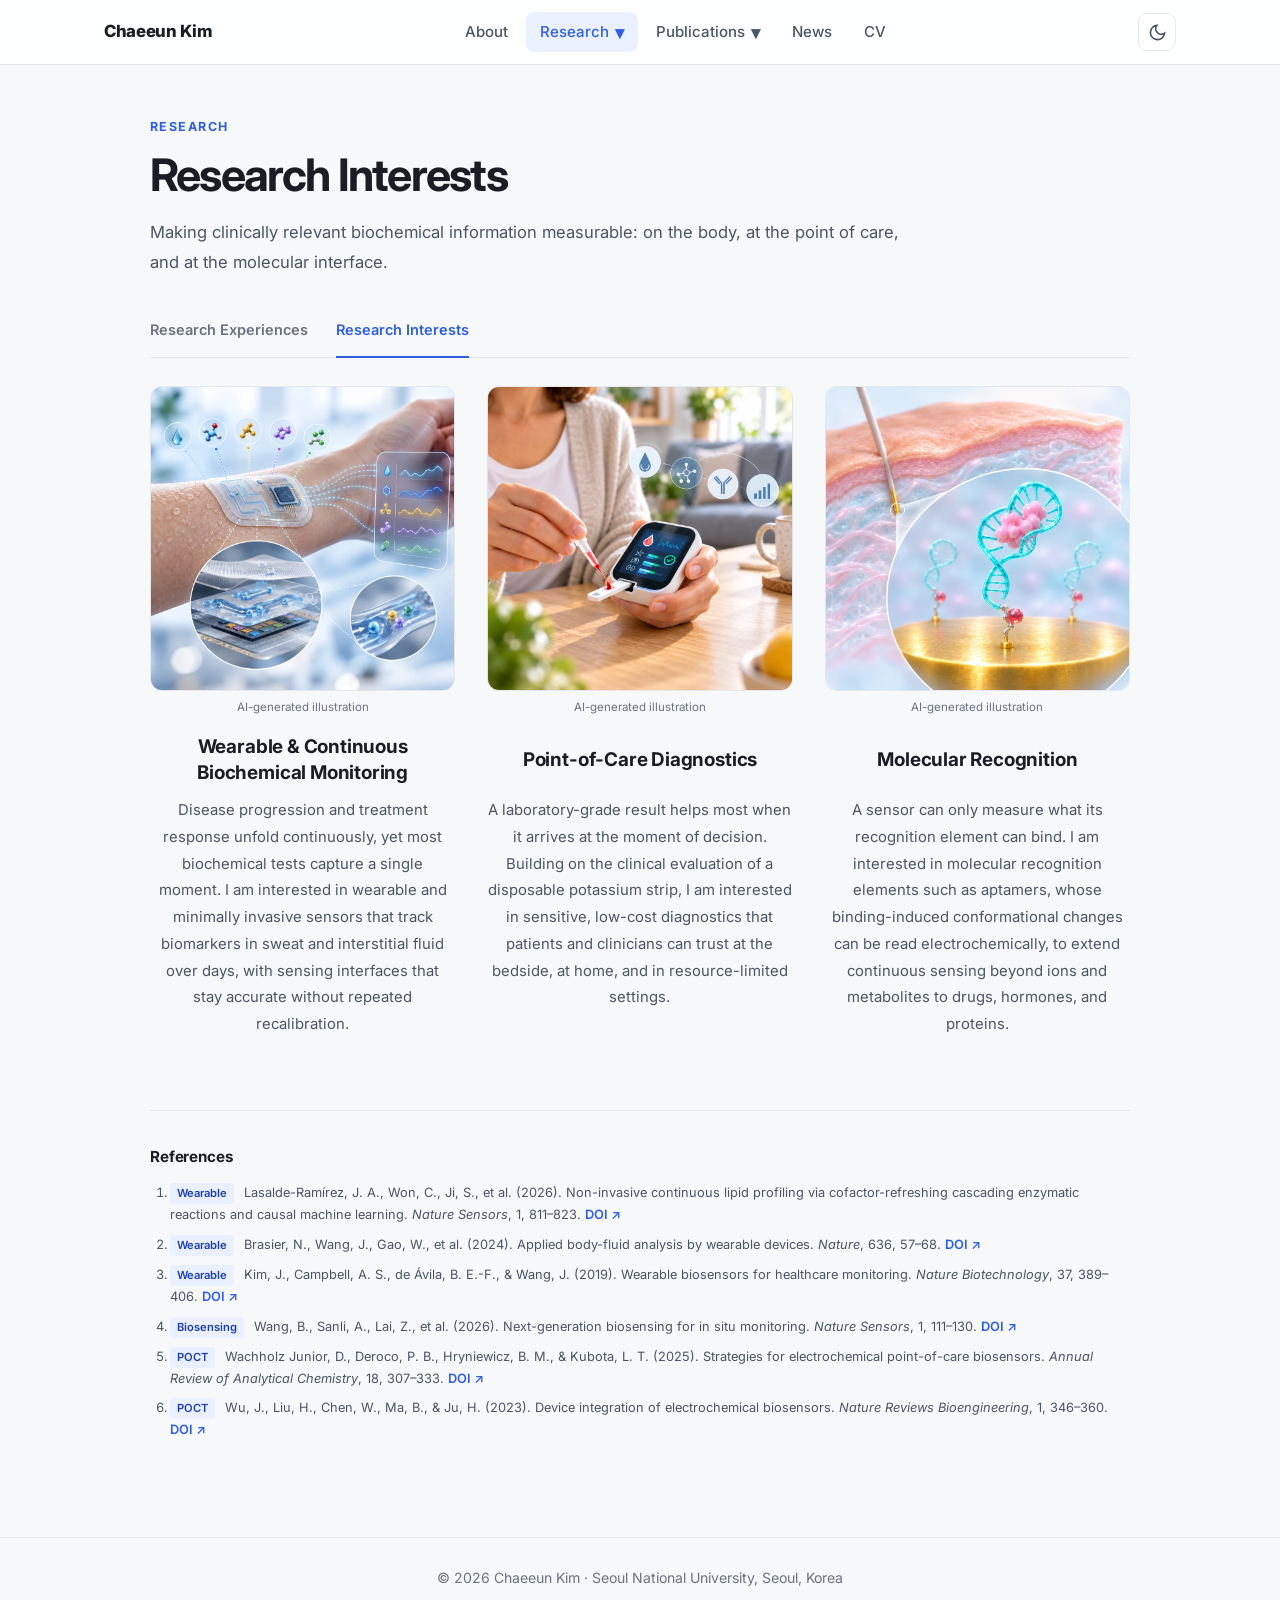
<file: research-interests.html>
<!DOCTYPE html>
<html lang="en" data-theme="light">
<head>
  <meta charset="UTF-8">
  <meta name="viewport" content="width=device-width, initial-scale=1.0">
  <title>Research Interests — Chaeeun Kim</title>
  <meta name="description" content="Research interests: wearable and continuous biochemical monitoring, point-of-care diagnostics, and molecular recognition for biosensing.">
  <link rel="preconnect" href="https://fonts.googleapis.com">
  <link rel="preconnect" href="https://fonts.gstatic.com" crossorigin>
  <link href="https://fonts.googleapis.com/css2?family=Inter:wght@400;500;600;700;800&amp;display=swap" rel="stylesheet">
  <link rel="stylesheet" href="assets/css/style.css?v=20261025-2">
  <link rel="stylesheet" href="assets/css/research.css?v=20261026-literature">
</head>
<body>
<header class="nav">
    <div class="nav__inner">
      <a class="nav__brand" href="index.html">Chaeeun Kim</a>
      <nav class="nav__links" id="navLinks">
        <a href="index.html">About</a>
        <details class="nav__dropdown"><summary class="nav__dropdown-toggle is-active">Research <span class="nav__caret" aria-hidden="true">▾</span></summary><div class="nav__dropdown-menu"><a href="research-experiences.html?rev=20261026-results">Research Experiences</a><a href="research-interests.html" class="is-active" aria-current="page">Research Interests</a></div></details>
        <details class="nav__dropdown">
          <summary class="nav__dropdown-toggle">Publications <span class="nav__caret" aria-hidden="true">▾</span></summary>
          <div class="nav__dropdown-menu">
            <a href="publications.html">Journal Articles</a>
            <a href="patents.html">Patents/Projects</a>
          </div>
        </details>
        <a href="news.html">News</a>
        <a href="cv.html">CV</a>
      </nav>
      <div style="display:flex; gap:8px;">
        <button class="icon-btn nav__toggle" onclick="toggleMenu()" aria-label="Menu">
          <svg viewBox="0 0 24 24" fill="none" stroke="currentColor" stroke-width="2" width="20" height="20"><line x1="3" y1="6" x2="21" y2="6"/><line x1="3" y1="12" x2="21" y2="12"/><line x1="3" y1="18" x2="21" y2="18"/></svg>
        </button>
        <button class="icon-btn" onclick="toggleTheme()" aria-label="Toggle dark mode">
          <svg viewBox="0 0 24 24" fill="none" stroke="currentColor" stroke-width="2" width="19" height="19"><path d="M21 12.79A9 9 0 1 1 11.21 3 7 7 0 0 0 21 12.79z"/></svg>
        </button>
      </div>
    </div>
  </header>
  <main class="site-main" id="main-content">
    <div class="container">
      <div class="research-page">
        <header class="research-header">
          <p class="research-eyebrow">Research</p>
          <h1>Research Interests</h1>
          <p class="research-header__intro">Making clinically relevant biochemical information measurable: on the body, at the point of care, and at the molecular interface.</p>
        </header>
        <nav class="research-tabs" aria-label="Research pages"><a href="research-experiences.html?rev=20261026-results">Research Experiences</a><a href="research-interests.html" aria-current="page">Research Interests</a></nav>
        <!-- Card images are AI-generated illustrations (square). -->
        <section class="interest-grid" aria-label="Research interests">
          <article class="interest-card" id="wearable-continuous-monitoring">
            <figure class="interest-card__media"><img src="assets/img/interests/wearable-continuous-monitoring.webp" alt="Illustration of a skin-mounted wearable sweat sensor patch with microfluidic channels, an electrode array and continuous biomarker readouts" loading="lazy"><figcaption class="interest-card__credit">AI-generated illustration</figcaption></figure>
            <h2 class="interest-card__title">Wearable &amp; Continuous Biochemical Monitoring</h2>
            <p class="interest-card__text">Disease progression and treatment response unfold continuously, yet most biochemical tests capture a single moment. I am interested in wearable and minimally invasive sensors that track biomarkers in sweat and interstitial fluid over days, with sensing interfaces that stay accurate without repeated recalibration.</p>
          </article>
          <article class="interest-card" id="point-of-care-diagnostics">
            <figure class="interest-card__media"><img src="assets/img/interests/point-of-care-diagnostics.webp" alt="Illustration of a person testing a drop of blood on a disposable strip with a handheld point-of-care reader at home" loading="lazy"><figcaption class="interest-card__credit">AI-generated illustration</figcaption></figure>
            <h2 class="interest-card__title">Point-of-Care Diagnostics</h2>
            <p class="interest-card__text">A laboratory-grade result helps most when it arrives at the moment of decision. Building on the clinical evaluation of a disposable potassium strip, I am interested in sensitive, low-cost diagnostics that patients and clinicians can trust at the bedside, at home, and in resource-limited settings.</p>
          </article>
          <article class="interest-card" id="molecular-recognition">
            <figure class="interest-card__media"><img src="assets/img/interests/molecular-recognition.webp" alt="Illustration of a microneedle sensor in skin, with a magnified view of a redox-tagged aptamer on a gold electrode folding around its target molecule" loading="lazy"><figcaption class="interest-card__credit">AI-generated illustration</figcaption></figure>
            <h2 class="interest-card__title">Molecular Recognition</h2>
            <p class="interest-card__text">A sensor can only measure what its recognition element can bind. I am interested in molecular recognition elements such as aptamers, whose binding-induced conformational changes can be read electrochemically, to extend continuous sensing beyond ions and metabolites to drugs, hormones, and proteins.</p>
          </article>
        </section>
        <section class="interest-refs" aria-labelledby="refs-heading">
          <h2 id="refs-heading">References</h2>
          <ol>
            <li><span class="interest-refs__tag">Wearable</span> Lasalde-Ramírez, J. A., Won, C., Ji, S., et al. (2026). Non-invasive continuous lipid profiling via cofactor-refreshing cascading enzymatic reactions and causal machine learning. <em>Nature Sensors</em>, 1, 811–823. <a href="https://doi.org/10.1038/s44460-026-00117-0" target="_blank" rel="noopener noreferrer">DOI ↗</a></li>
            <li><span class="interest-refs__tag">Wearable</span> Brasier, N., Wang, J., Gao, W., et al. (2024). Applied body-fluid analysis by wearable devices. <em>Nature</em>, 636, 57–68. <a href="https://doi.org/10.1038/s41586-024-08249-4" target="_blank" rel="noopener noreferrer">DOI ↗</a></li>
            <li><span class="interest-refs__tag">Wearable</span> Kim, J., Campbell, A. S., de Ávila, B. E.-F., &amp; Wang, J. (2019). Wearable biosensors for healthcare monitoring. <em>Nature Biotechnology</em>, 37, 389–406. <a href="https://doi.org/10.1038/s41587-019-0045-y" target="_blank" rel="noopener noreferrer">DOI ↗</a></li>
            <li><span class="interest-refs__tag">Biosensing</span> Wang, B., Sanli, A., Lai, Z., et al. (2026). Next-generation biosensing for in situ monitoring. <em>Nature Sensors</em>, 1, 111–130. <a href="https://doi.org/10.1038/s44460-025-00016-w" target="_blank" rel="noopener noreferrer">DOI ↗</a></li>
            <li><span class="interest-refs__tag">POCT</span> Wachholz Junior, D., Deroco, P. B., Hryniewicz, B. M., &amp; Kubota, L. T. (2025). Strategies for electrochemical point-of-care biosensors. <em>Annual Review of Analytical Chemistry</em>, 18, 307–333. <a href="https://doi.org/10.1146/annurev-anchem-071124-103739" target="_blank" rel="noopener noreferrer">DOI ↗</a></li>
            <li><span class="interest-refs__tag">POCT</span> Wu, J., Liu, H., Chen, W., Ma, B., &amp; Ju, H. (2023). Device integration of electrochemical biosensors. <em>Nature Reviews Bioengineering</em>, 1, 346–360. <a href="https://doi.org/10.1038/s44222-023-00032-w" target="_blank" rel="noopener noreferrer">DOI ↗</a></li>
          </ol>
        </section>
      </div>
    </div>
  </main>
<footer class="footer">
    <div class="container">© 2026 Chaeeun Kim · Seoul National University, Seoul, Korea</div>
  </footer>
  <script src="assets/js/main.js?v=20261023"></script>
</body>
</html>
</file>
<file: assets/css/style.css>
/* =============================================================
   Chaeeun Kim — Academic Portfolio
   Design system & global styles
   Font: Inter (loaded in each HTML <head>)
   ============================================================= */

/* ---------- Theme tokens ---------- */
:root {
  --font-sans: "Inter", -apple-system, BlinkMacSystemFont, "Segoe UI", Roboto, Helvetica, Arial, sans-serif;

  /* Light theme */
  --bg: #f7f8fa;
  --surface: #ffffff;
  --surface-2: #f1f3f6;
  --text: #1a1d23;
  --text-soft: #4b5563;
  --text-muted: #6b7280;
  --border: #e5e7eb;
  --accent: #2f5fe0;          /* refined academic blue */
  --accent-soft: #eaf0ff;
  --accent-strong: #1e40af;
  --shadow: 0 1px 3px rgba(16, 24, 40, .06), 0 8px 24px rgba(16, 24, 40, .05);
  --shadow-sm: 0 1px 2px rgba(16, 24, 40, .05);
  --radius: 16px;
  --radius-sm: 10px;
  --maxw: 1120px;
}

html[data-theme="dark"] {
  --bg: #0f1115;
  --surface: #171a21;
  --surface-2: #1e222b;
  --text: #e8eaed;
  --text-soft: #b6bcc6;
  --text-muted: #8b93a1;
  --border: #2a2f3a;
  --accent: #6b93ff;
  --accent-soft: #1b2540;
  --accent-strong: #93b2ff;
  --shadow: 0 1px 3px rgba(0, 0, 0, .4), 0 12px 30px rgba(0, 0, 0, .35);
  --shadow-sm: 0 1px 2px rgba(0, 0, 0, .35);
}

* { box-sizing: border-box; }

html { scroll-behavior: smooth; }

body {
  margin: 0;
  font-family: var(--font-sans);
  background: var(--bg);
  color: var(--text);
  line-height: 1.65;
  font-size: 16px;
  -webkit-font-smoothing: antialiased;
  text-rendering: optimizeLegibility;
  transition: background-color .25s ease, color .25s ease;
}

a { color: var(--accent); text-decoration: none; transition: color .15s ease; }
a:hover { color: var(--accent-strong); text-decoration: underline; }

h1, h2, h3, h4 { line-height: 1.25; font-weight: 700; letter-spacing: -.01em; }

img { max-width: 100%; display: block; }

/* ---------- Layout ---------- */
.container { max-width: var(--maxw); margin: 0 auto; padding: 0 24px; }

.site-main { padding: 40px 0 72px; }

.layout {
  display: grid;
  grid-template-columns: 320px 1fr;
  gap: 48px;
  align-items: start;
}

/* Pages without the profile sidebar (publications, news, etc.) */
.layout--single { grid-template-columns: 1fr; max-width: 900px; margin: 0 auto; }

/* ---------- Top navigation ---------- */
.nav {
  position: sticky; top: 0; z-index: 50;
  background: color-mix(in srgb, var(--surface) 88%, transparent);
  backdrop-filter: saturate(160%) blur(10px);
  border-bottom: 1px solid var(--border);
}
.nav__inner {
  max-width: var(--maxw); margin: 0 auto; padding: 0 24px;
  height: 64px; display: flex; align-items: center; justify-content: space-between;
}
.nav__brand { font-weight: 800; font-size: 1.05rem; letter-spacing: -.02em; color: var(--text); }
.nav__brand:hover { text-decoration: none; color: var(--accent); }
.nav__links { display: flex; align-items: center; gap: 4px; }
.nav__links a {
  color: var(--text-soft); font-weight: 500; font-size: .94rem;
  padding: 8px 14px; border-radius: 8px;
}
.nav__links a:hover { color: var(--text); background: var(--surface-2); text-decoration: none; }
.nav__links a.is-active { color: var(--accent); background: var(--accent-soft); }

.icon-btn {
  display: inline-flex; align-items: center; justify-content: center;
  width: 38px; height: 38px; border-radius: 9px;
  border: 1px solid var(--border); background: var(--surface);
  color: var(--text-soft); cursor: pointer; transition: all .15s ease;
}
.icon-btn:hover { color: var(--accent); border-color: var(--accent); }

.nav__toggle { display: none; }

/* ---------- Profile card (sidebar) ---------- */
.profile {
  position: sticky; top: 88px;
  background: var(--surface);
  border: 1px solid var(--border);
  border-radius: var(--radius);
  box-shadow: var(--shadow);
  padding: 28px 24px;
  text-align: center;
}
.profile__avatar {
  display: block;
  width: 190px; height: auto; aspect-ratio: 1229 / 1536;
  border-radius: 12px;
  margin: 4px auto 18px; object-fit: contain;
  border: 4px solid var(--surface);
  box-shadow: 0 0 0 1px var(--border), var(--shadow);
  background: var(--surface-2);
}
.profile__name { font-size: 1.5rem; margin: 0 0 6px; }
.profile__role { color: var(--text-soft); font-size: .95rem; margin: 0 0 2px; }
.profile__org { color: var(--accent); font-size: .9rem; font-weight: 600; margin: 0 0 18px; }
.profile__org a { color: var(--accent); }

.social { display: flex; justify-content: center; flex-wrap: wrap; gap: 8px; }
.social a {
  display: inline-flex; align-items: center; justify-content: center;
  width: 40px; height: 40px; border-radius: 10px;
  background: var(--surface-2); color: var(--text-soft);
  transition: all .15s ease;
}
.social a:hover { background: var(--accent); color: #fff; text-decoration: none; transform: translateY(-2px); }
.social svg { width: 19px; height: 19px; }

.profile__divider { height: 1px; background: var(--border); margin: 20px 0; }
.profile__meta { text-align: left; font-size: .88rem; color: var(--text-muted); }
.profile__meta li { display: flex; gap: 9px; align-items: flex-start; margin-bottom: 9px; list-style: none; }
.profile__meta ul { margin: 0; padding: 0; }
.profile__meta svg { width: 16px; height: 16px; flex-shrink: 0; margin-top: 3px; color: var(--accent); }

/* ---------- Sections ---------- */
.section { margin-bottom: 44px; }
.section:last-child { margin-bottom: 0; }
.section__title {
  font-size: 1.35rem; margin: 0 0 6px;
  display: flex; align-items: center; gap: 10px;
}
.section__title::after {
  content: ""; flex: 1; height: 1px; background: var(--border);
}
.section__lead { color: var(--text-soft); margin: 0 0 22px; font-size: 1rem; }

.page-header { margin-bottom: 34px; }
.page-header h1 { font-size: 2rem; margin: 0 0 8px; }
.page-header p { color: var(--text-soft); margin: 0; font-size: 1.02rem; }

/* Hero (About intro) */
.hero-panel {
  position: relative;
  padding: 36px 40px;
  border: 1px solid var(--border);
  border-radius: 16px;
  background: var(--surface);
}
.hero__eyebrow {
  display: inline-flex; align-items: center; gap: 8px;
  margin: 0 0 16px;
  color: var(--text-muted);
  font-size: .74rem;
  font-weight: 600;
  letter-spacing: .14em;
  text-transform: uppercase;
}
.hero__eyebrow::before { content: ""; width: 7px; height: 7px; border-radius: 50%; background: var(--accent); }
.hero__name { font-size: 2.5rem; font-weight: 800; margin: 0 0 10px; letter-spacing: -.04em; }
.hero__tagline { font-size: 1.08rem; color: var(--text-soft); font-weight: 500; margin: 0 0 24px; padding-bottom: 22px; border-bottom: 1px solid var(--border); }
.prose p { color: var(--text-soft); margin: 0 0 16px; }
.hero-panel .prose p { line-height: 1.85; }
.hero-panel .prose p:last-child { margin-bottom: 0; }
.hero-panel .prose strong { color: var(--text); font-weight: 600; }

/* ---------- Cards / research focus ---------- */
.section__heading-row {
  display: flex;
  align-items: center;
  justify-content: space-between;
  gap: 20px;
  margin-bottom: 12px;
}
.section__heading-row .section__title { flex: 1; margin-bottom: 0; }
.section__more {
  display: inline-flex;
  align-items: center;
  gap: 7px;
  flex-shrink: 0;
  color: var(--accent);
  font-size: .86rem;
  font-weight: 600;
}
.section__more:hover { text-decoration: none; }
.section__more svg { width: 16px; height: 16px; transition: transform .18s ease; }
.section__more:hover svg { transform: translateX(3px); }
.cards { display: grid; grid-template-columns: repeat(auto-fit, minmax(200px, 1fr)); gap: 16px; }
.card {
  background: var(--surface); border: 1px solid var(--border);
  border-radius: var(--radius-sm); padding: 22px; box-shadow: var(--shadow-sm);
  transition: transform .18s ease, box-shadow .18s ease, border-color .18s ease;
}
.card:hover { transform: translateY(-3px); box-shadow: var(--shadow); border-color: var(--accent); }
.card__icon {
  width: 44px; height: 44px; border-radius: 11px;
  display: inline-flex; align-items: center; justify-content: center;
  background: var(--accent-soft); color: var(--accent); margin-bottom: 14px;
}
.card__icon svg { width: 24px; height: 24px; }
.card h3 { font-size: 1.02rem; margin: 0 0 6px; }
.card p { font-size: .9rem; color: var(--text-muted); margin: 0; }
.research-card {
  min-width: 0;
  overflow: hidden;
  padding: 0;
}
.research-card__media {
  position: relative;
  aspect-ratio: 3 / 2;
  overflow: hidden;
  background: #f8fbff;
  border-bottom: 1px solid var(--border);
}
.research-card__media img {
  width: 100%;
  height: 100%;
  object-fit: cover;
  transition: transform .35s ease;
}
.research-card__index {
  position: absolute;
  top: 12px;
  left: 14px;
  z-index: 2;
  display: inline-flex;
  align-items: center;
  gap: 8px;
  color: #4f7ee8;
  font-size: .75rem;
  font-weight: 700;
  text-shadow: 0 1px 5px rgba(255, 255, 255, .95);
}
.research-card__index::after {
  content: "";
  width: 22px;
  height: 1px;
  background: #8eb3ff;
}
.research-card:hover .research-card__media img { transform: scale(1.025); }
.research-card__body { padding: 15px 18px 20px; }
.research-card h3 { font-size: 1rem; line-height: 1.28; }
.research-card p { line-height: 1.55; }

/* Interests as pills */
.pills { display: flex; flex-wrap: wrap; gap: 10px; }
.pill {
  background: var(--accent-soft); color: var(--accent-strong);
  padding: 8px 16px; border-radius: 999px; font-size: .92rem; font-weight: 600;
}

/* ---------- Timeline (education / experience) ---------- */
.timeline { position: relative; padding-left: 26px; }
.timeline::before {
  content: ""; position: absolute; left: 6px; top: 6px; bottom: 6px;
  width: 2px; background: var(--border);
}
.timeline__item { position: relative; padding-bottom: 24px; }
.timeline__item:last-child { padding-bottom: 0; }
.timeline__item::before {
  content: ""; position: absolute; left: -26px; top: 5px;
  width: 12px; height: 12px; border-radius: 50%;
  background: var(--accent); border: 3px solid var(--surface);
  box-shadow: 0 0 0 1px var(--accent);
}
.timeline__title { font-size: 1.02rem; font-weight: 700; margin: 0; }
.timeline__meta { color: var(--accent); font-size: .85rem; font-weight: 600; margin: 2px 0 0; }
.timeline__sub { color: var(--text-muted); font-size: .9rem; margin: 4px 0 0; }

/* Positions within one continuous research laboratory appointment. */
.timeline__roles { list-style: none; display: grid; gap: 10px; margin: 14px 0 0; padding: 12px 0 0 14px; border-left: 2px solid var(--border); }
.timeline__role { display: flex; justify-content: space-between; align-items: baseline; flex-wrap: wrap; column-gap: 20px; row-gap: 2px; }
.timeline__role-title { color: var(--text); font-size: .9rem; line-height: 1.5; font-weight: 600; }
.timeline__role-dates { color: var(--text-muted); font-size: .82rem; line-height: 1.5; font-weight: 500; white-space: nowrap; }
@media (max-width: 600px) {
  .timeline__roles { gap: 12px; }
  .timeline__role { display: grid; gap: 1px; }
  .timeline__role-dates { white-space: normal; }
}


/* ---------- Publications ---------- */
.pub-list { list-style: none; margin: 0; padding: 0; }
.pub {
  background: var(--surface); border: 1px solid var(--border);
  border-radius: var(--radius-sm); padding: 22px 24px; margin-bottom: 16px;
  box-shadow: var(--shadow-sm); transition: border-color .18s ease, box-shadow .18s ease;
  display: flex; gap: 20px;
}
.pub:hover { border-color: var(--accent); box-shadow: var(--shadow); }
.pub__year {
  flex-shrink: 0; font-weight: 800; font-size: 1.05rem; color: var(--accent);
  width: 52px; padding-top: 2px;
}
.pub__body { flex: 1; }
.pub__title { font-size: 1.05rem; font-weight: 700; margin: 0 0 8px; line-height: 1.4; }
.pub__authors { font-size: .92rem; color: var(--text-soft); margin: 0 0 10px; }
.pub__authors .me { color: var(--text); font-weight: 700; text-decoration: underline; text-decoration-color: var(--accent); text-underline-offset: 3px; }
.pub__venue { display: flex; flex-wrap: wrap; align-items: center; gap: 10px; }
.pub__journal { font-style: italic; color: var(--text); font-weight: 600; font-size: .92rem; }
.badge {
  display: inline-flex; align-items: center; gap: 5px;
  font-size: .76rem; font-weight: 700; padding: 3px 10px; border-radius: 999px;
  background: var(--surface-2); color: var(--text-soft);
}
.badge--if { background: var(--accent-soft); color: var(--accent-strong); }
.badge--dot::before { content: ""; width: 6px; height: 6px; border-radius: 50%; background: currentColor; }
.pub__link {
  display: inline-flex; align-items: center; gap: 6px;
  font-size: .82rem; font-weight: 600; padding: 4px 12px; border-radius: 999px;
  border: 1px solid var(--border); color: var(--text-soft);
}
.pub__link:hover { border-color: var(--accent); color: var(--accent); text-decoration: none; }
.pub__link svg { width: 13px; height: 13px; }

/* ---------- Patents ---------- */
.patent {
  background: var(--surface); border: 1px solid var(--border);
  border-radius: var(--radius-sm); padding: 24px; box-shadow: var(--shadow-sm);
  display: flex; gap: 18px; align-items: flex-start; margin-bottom: 16px;
}
.patent__icon {
  width: 46px; height: 46px; flex-shrink: 0; border-radius: 12px;
  background: var(--accent-soft); color: var(--accent);
  display: inline-flex; align-items: center; justify-content: center;
}
.patent__icon svg { width: 25px; height: 25px; }
.patent__title { font-size: 1.05rem; font-weight: 700; margin: 0 0 8px; }
.patent__meta { font-size: .9rem; color: var(--text-soft); margin: 0; }
.patent__meta span { color: var(--text-muted); }
.patent__meta .status--ongoing { display: inline-block; padding: 1px 9px; border-radius: 999px; background: #e0f2fe; color: #0369a1; font-weight: 600; font-size: .82rem; }
[data-theme="dark"] .patent__meta .status--ongoing { background: rgba(56, 189, 248, .16); color: #7dd3fc; }

/* ---------- News timeline ---------- */
.news-list { list-style: none; margin: 0; padding: 0; position: relative; padding-left: 130px; }
.news-item { position: relative; padding: 0 0 26px 28px; border-left: 2px solid var(--border); }
.news-item:last-child { border-left-color: transparent; padding-bottom: 0; }

/* News image framing and navigation caret */
.nav__caret {
  display: inline-block;
  font-size: 1.15rem;
  line-height: 1;
  font-weight: 700;
}

.news-card__photo img {
  object-fit: contain;
}

.news-card:hover .news-card__photo img {
  transform: none;
}

.news-item::before {
  content: ""; position: absolute; left: -7px; top: 4px;
  width: 12px; height: 12px; border-radius: 50%;
  background: var(--accent); border: 3px solid var(--bg);
}
.news-item__date {
  position: absolute; left: -130px; top: 2px; width: 96px; text-align: right;
  font-size: .85rem; font-weight: 700; color: var(--accent);
}
.news-item__text { margin: 0; color: var(--text); font-size: .98rem; }
.news-item__text a { font-weight: 600; }
.news-item.is-highlight .news-item__text { font-weight: 600; }
.tag {
  display: inline-block; font-size: .7rem; font-weight: 700; text-transform: uppercase;
  letter-spacing: .04em; padding: 2px 8px; border-radius: 6px; margin-left: 8px;
  background: var(--accent-soft); color: var(--accent-strong); vertical-align: middle;
}
.tag--award { background: #fef3c7; color: #92400e; }
html[data-theme="dark"] .tag--award { background: #3a2f14; color: #fbbf24; }

/* ---------- CV page ---------- */
.cv-block { margin-bottom: 34px; }
.cv-block h2 {
  font-size: 1.15rem; margin: 0 0 16px; padding-bottom: 8px;
  border-bottom: 2px solid var(--accent); display: inline-block;
}
.cv-row { display: flex; gap: 18px; margin-bottom: 14px; }
.cv-row__year { flex-shrink: 0; width: 90px; font-weight: 700; color: var(--accent); font-size: .92rem; }
.cv-row__body h3 { font-size: 1rem; margin: 0; }
.cv-row__body p { margin: 2px 0 0; color: var(--text-muted); font-size: .9rem; }
.btn-download {
  display: inline-flex; align-items: center; gap: 8px;
  background: var(--accent); color: #fff; padding: 11px 20px; border-radius: 10px;
  font-weight: 600; font-size: .95rem; box-shadow: var(--shadow-sm);
}
.btn-download:hover { background: var(--accent-strong); color: #fff; text-decoration: none; transform: translateY(-1px); }
.btn-download svg { width: 17px; height: 17px; }

.note {
  background: var(--surface-2); border: 1px dashed var(--border);
  border-radius: var(--radius-sm); padding: 14px 18px; font-size: .9rem; color: var(--text-muted);
  margin-top: 12px;
}

/* ---------- Footer ---------- */
.footer {
  border-top: 1px solid var(--border); padding: 28px 0; margin-top: 24px;
  color: var(--text-muted); font-size: .88rem; text-align: center;
}

/* ---------- Responsive ---------- */
@media (max-width: 860px) {
  .layout { grid-template-columns: 1fr; gap: 28px; }
  .profile { position: static; }
  .profile__avatar { width: 154px; height: auto; }
  .nav__links { display: none; }
  .nav__links.is-open {
    display: flex; position: absolute; top: 64px; left: 0; right: 0;
    flex-direction: column; align-items: stretch; gap: 2px;
    background: var(--surface); border-bottom: 1px solid var(--border);
    padding: 12px 16px; box-shadow: var(--shadow);
  }
  .nav__toggle { display: inline-flex; }
  .news-list { padding-left: 0; }
  .news-item__date { position: static; width: auto; text-align: left; display: block; margin-bottom: 4px; }
  .news-item { padding-left: 22px; }
  .pub { flex-direction: column; gap: 8px; }
  .pub__year { width: auto; }
  .hero__name { font-size: 2rem; }
  .hero-panel { padding: 28px 24px; }
}

@media (max-width: 560px) {
  .section__heading-row { align-items: flex-end; gap: 10px; }
  .section__heading-row .section__title::after { display: none; }
  .section__more { font-size: .8rem; }
  .cards { grid-template-columns: 1fr; }
  .research-card__media { aspect-ratio: 3 / 2; }
}

/* ---------- Research navigation dropdown ---------- */
.nav__dropdown {
  position: relative;
}

.nav__dropdown > summary {
  list-style: none;
}

.nav__dropdown > summary::-webkit-details-marker {
  display: none;
}

.nav__dropdown-toggle {
  display: flex;
  align-items: center;
  gap: 6px;
  color: var(--text-soft);
  font-weight: 500;
  font-size: .94rem;
  padding: 8px 14px;
  border-radius: 8px;
  cursor: pointer;
  user-select: none;
}

.nav__dropdown-toggle:hover {
  color: var(--text);
  background: var(--surface-2);
}

.nav__dropdown-toggle.is-active {
  color: var(--accent);
  background: var(--accent-soft);
}

.nav__dropdown-toggle:focus-visible {
  outline: 2px solid var(--accent);
  outline-offset: 2px;
}

.nav__caret {
  font-size: .72rem;
  transition: transform .15s ease;
}

.nav__dropdown[open] .nav__caret {
  transform: rotate(180deg);
}

.nav__dropdown-menu {
  position: absolute;
  top: calc(100% + 8px);
  left: 50%;
  z-index: 1100;
  display: flex;
  min-width: 170px;
  flex-direction: column;
  gap: 2px;
  padding: 8px;
  transform: translateX(-50%);
  background: var(--surface);
  border: 1px solid var(--border);
  border-radius: 10px;
  box-shadow: var(--shadow);
}

.nav__dropdown-menu a {
  display: block;
  white-space: nowrap;
}

.author-note {
  display: block;
  margin-top: 5px;
  color: var(--text-muted);
  font-size: .82rem;
  font-weight: 400;
  text-decoration: none;
}

@media (max-width: 860px) {
  .nav__dropdown {
    width: 100%;
  }

  .nav__dropdown-toggle {
    justify-content: space-between;
    width: 100%;
  }

  .nav__dropdown-menu {
    position: static;
    min-width: 0;
    margin-top: 2px;
    padding: 4px 0 4px 14px;
    transform: none;
    background: transparent;
    border: 0;
    box-shadow: none;
  }

  .nav__dropdown-menu a {
    width: 100%;
  }
}

/* Final display overrides */
.nav__caret {
  display: inline-block;
  font-size: 1.15rem;
  line-height: 1;
  font-weight: 700;
}

.news-card__photo img {
  object-fit: contain;
}

.news-card:hover .news-card__photo img {
  transform: none;
}


/* SNU emblem link to AFBL Lab */
.social__snu-mark {
  display: block;
  width: 25px;
  height: 25px;
  object-fit: contain;
  filter: grayscale(1) brightness(.58);
  transition: filter .15s ease;
}
.social__snu:hover .social__snu-mark {
  filter: brightness(0) invert(1);
}
:root[data-theme="dark"] .social__snu-mark {
  filter: grayscale(1) brightness(1.65);
}
:root[data-theme="dark"] .social__snu:hover .social__snu-mark {
  filter: brightness(0) invert(1);
}


/* Profile CV link */
.profile__cv {
  margin-top: 12px;
}
.profile__cv-link {
  color: var(--text-muted);
  font-weight: 600;
  text-decoration: none;
  border-bottom: 1px solid color-mix(in srgb, var(--accent) 30%, transparent);
  transition: color .15s ease, border-color .15s ease;
}
.profile__cv-link:hover {
  color: var(--accent);
  border-color: var(--accent);
  text-decoration: none;
}

/* Research links and academic theses */
.research-card--link { display: block; color: var(--text); }
.research-card--link:hover { color: var(--text); text-decoration: none; }
.research-card--link:focus-visible { outline: 3px solid var(--accent); outline-offset: 4px; }
.thesis-section { padding-top: 24px; border-top: 1px solid var(--border); scroll-margin-top: 92px; }
.thesis-entry { margin-top: 24px; }
.thesis-entry + .thesis-entry { margin-top: 28px; }
.thesis-entry h3 { display: flex; align-items: center; gap: 12px; margin: 0 0 9px; font-size: 1rem; }
.thesis-entry h3 span { color: var(--accent); font-size: .8rem; font-weight: 600; }
.thesis-entry__title { margin: 0 0 7px; color: var(--text); font-size: .95rem; font-weight: 500; line-height: 1.65; }
.thesis-entry__meta { margin: 0; color: var(--text-muted); font-size: .82rem; }
.thesis-entry__meta strong { color: var(--accent); font-weight: 600; }

.publication-metrics-note { margin: -18px 0 38px; color: var(--text-muted); font-size: .74rem; line-height: 1.7; }
a.pub-tag--if:hover { color: var(--accent); text-decoration: underline; }
</file>
<file: assets/css/research.css>
/* Research pages: a continuous, publication-led reading layout. */
.research-page { max-width: 980px; margin: 0 auto; }
.research-header { margin: 12px 0 28px; }
.research-eyebrow { margin: 0 0 10px; color: var(--accent); font-size: .78rem; font-weight: 700; letter-spacing: .12em; text-transform: uppercase; }
.research-header h1 { margin: 0 0 14px; font-size: clamp(2rem, 4.5vw, 2.8rem); letter-spacing: -.04em; }
.research-header__intro { max-width: 760px; margin: 0; color: var(--text-soft); font-size: 1.04rem; line-height: 1.8; }
.research-tabs { display: flex; gap: 28px; margin-bottom: 28px; border-bottom: 1px solid var(--border); }
.research-tabs a { padding: 13px 0; color: var(--text-muted); font-size: .91rem; font-weight: 600; border-bottom: 2px solid transparent; margin-bottom: -1px; }
.research-tabs a:hover { color: var(--accent); text-decoration: none; }
.research-tabs a[aria-current="page"] { border-bottom-color: var(--accent); color: var(--accent); }
.research-contents { display: grid; grid-template-columns: repeat(3, minmax(0, 1fr)); gap: 16px; margin-bottom: 64px; }
.research-card { position: relative; display: flex; flex-direction: column; gap: 6px; padding: 22px 22px 24px; overflow: hidden; border: 1px solid var(--border); border-radius: 14px; background: var(--surface); box-shadow: var(--shadow-sm); color: var(--text); transition: transform .2s ease, box-shadow .2s ease, border-color .2s ease; }
.research-card::after { content: ""; position: absolute; left: 0; bottom: 0; height: 3px; width: 100%; background: var(--accent); transform: scaleX(.18); transform-origin: left; transition: transform .3s ease; }
.research-card:hover, .research-card:focus-visible { transform: translateY(-3px); border-color: var(--accent); box-shadow: var(--shadow); text-decoration: none; color: var(--text); }
.research-card:hover::after, .research-card:focus-visible::after { transform: scaleX(1); }
.research-card:focus-visible { outline: 2px solid var(--accent); outline-offset: 3px; }
.research-card__top { display: flex; align-items: center; justify-content: space-between; margin-bottom: 14px; }
.research-card__num { color: var(--accent); font-size: 2.1rem; font-weight: 800; line-height: 1; letter-spacing: -.03em; }
.research-card__arrow { display: inline-flex; align-items: center; justify-content: center; width: 34px; height: 34px; border-radius: 50%; background: var(--accent-soft); color: var(--accent); transition: background .2s ease, color .2s ease, transform .2s ease; }
.research-card__arrow svg { width: 17px; height: 17px; }
.research-card:hover .research-card__arrow, .research-card:focus-visible .research-card__arrow { background: var(--accent); color: #fff; transform: translateY(2px); }
.research-card__label { color: var(--text-muted); font-size: .7rem; font-weight: 700; letter-spacing: .1em; text-transform: uppercase; }
.research-card__title { font-size: 1.12rem; font-weight: 700; line-height: 1.35; letter-spacing: -.01em; }
.research-card:hover .research-card__title { color: var(--accent); }
.research-card__desc { color: var(--text-soft); font-size: .84rem; line-height: 1.6; }
.research-area { padding: 0 0 62px; margin-bottom: 58px; border-bottom: 1px solid var(--border); scroll-margin-top: 92px; }
.research-area:last-child { padding-bottom: 0; margin-bottom: 0; border-bottom: 0; }
.research-area__number { margin: 0 0 10px; color: var(--accent); font-size: .78rem; font-weight: 700; letter-spacing: .08em; }
.research-area h2 { margin: 0 0 12px; font-size: clamp(1.6rem, 3.4vw, 2.05rem); letter-spacing: -.03em; }
.research-area__subtitle { margin: 0 0 20px; color: var(--accent-strong); font-size: 1.08rem; font-weight: 600; }
.research-area__description { max-width: 900px; color: var(--text-soft); font-size: .98rem; line-height: 1.85; }
.research-area__description p { margin: 0 0 14px; }
.research-area__description strong { color: var(--text); font-weight: 600; }
.research-keywords { display: flex; flex-wrap: wrap; align-items: center; gap: 8px; padding: 16px 18px; margin: 24px 0; border-radius: 9px; background: var(--accent-soft); }
.research-keywords__label { color: var(--text); font-size: .81rem; font-weight: 700; margin-right: 5px; }
.research-keyword { font-size: .77rem; line-height: 1.5; font-weight: 500; color: var(--accent-strong); padding: 4px 9px; border-radius: 5px; background: var(--surface); }
.research-figure { margin: 28px 0 24px; }
.research-figure__canvas { display: flex; justify-content: center; align-items: center; padding: 28px; overflow: hidden; border: 1px solid var(--border); border-radius: 12px; background: #fff; }
.research-figure img { width: 100%; height: auto; }
.research-figure--compact img { max-width: 440px; }
.research-figure--compact .research-figure__canvas { padding: 30px 24px; }
.research-figure figcaption { margin-top: 12px; color: var(--text-muted); font-size: .79rem; line-height: 1.7; }
.research-figure figcaption strong { color: var(--text-soft); font-weight: 600; }
/* Concise, publication-grounded results for each research area. */
.research-results { margin: 30px 0 30px; }
.research-results__heading { display: flex; align-items: baseline; justify-content: space-between; flex-wrap: wrap; gap: 5px 16px; margin-bottom: 12px; }
.research-results__heading h3 { margin: 0; color: var(--text); font-size: .84rem; font-weight: 750; letter-spacing: .055em; text-transform: uppercase; }
.research-results__context { color: var(--text-muted); font-size: .75rem; }
.research-results__takeaway { max-width: 850px; margin: 0 0 16px; color: var(--text); font-size: clamp(.97rem, 1.9vw, 1.08rem); font-weight: 600; line-height: 1.65; letter-spacing: -.012em; }
.research-results__grid { display: grid; grid-template-columns: repeat(3, minmax(0, 1fr)); gap: 12px; }
.research-result { position: relative; min-width: 0; padding: 22px 19px 20px; overflow: hidden; background: var(--surface); border: 1px solid var(--border); border-radius: 11px; box-shadow: var(--shadow-sm); }
.research-result::before { content: ""; position: absolute; top: 0; left: 19px; width: 43px; height: 3px; border-radius: 0 0 3px 3px; background: var(--accent); }
.research-result__metric { display: block; color: var(--accent-strong); font-size: clamp(1.22rem, 2.2vw, 1.67rem); font-weight: 800; letter-spacing: -.035em; line-height: 1.28; overflow-wrap: break-word; }
.research-result__caption { margin: 9px 0 0; color: var(--text-soft); font-size: .81rem; line-height: 1.55; }
@media (max-width: 720px) {
  .research-results__grid { grid-template-columns: 1fr; gap: 10px; }
  .research-result { padding: 17px 18px 16px; }
  .research-result::before { left: 18px; }
  .research-result__metric { font-size: 1.35rem; }
  .research-result__caption { margin-top: 4px; }
}

.research-related { padding-left: 17px; border-left: 3px solid var(--accent); }
.research-related__label { margin: 0 0 9px; color: var(--text-muted); font-size: .72rem; font-weight: 700; letter-spacing: .06em; text-transform: uppercase; }
.research-related__item + .research-related__item { margin-top: 18px; }
.research-related__meta { margin: 0 0 4px; color: var(--text-muted); font-size: .76rem; }
.research-related__item .research-related__link { display: flex; align-items: center; justify-content: space-between; gap: 18px; max-width: 850px; padding: 5px 0; color: var(--text); font-size: .91rem; line-height: 1.6; font-weight: 600; text-decoration: none; }
.research-related__link-title { flex: 1; min-width: 0; }
.research-related__link-icon { display: inline-flex; flex: 0 0 36px; align-items: center; justify-content: center; width: 36px; height: 36px; border-radius: 50%; background: var(--accent-soft); color: var(--accent-strong); border: 1px solid var(--border); transition: color .2s ease, background .2s ease, border-color .2s ease, transform .2s ease; }
.research-related__link-icon svg { width: 18px; height: 18px; }
.research-related__link:hover .research-related__link-title, .research-related__link:focus-visible .research-related__link-title { color: var(--accent); text-decoration: underline; text-underline-offset: 3px; }
.research-related__link:hover .research-related__link-icon, .research-related__link:focus-visible .research-related__link-icon { color: #fff; background: var(--accent); border-color: var(--accent); transform: translateX(3px); }
.research-related__link:focus-visible { outline: 2px solid var(--accent); outline-offset: 3px; border-radius: 4px; }
.research-related__role { margin-left: 8px; color: var(--accent); }
.research-pending { min-height: 300px; display: flex; flex-direction: column; justify-content: center; align-items: flex-start; border-top: 1px solid var(--border); margin-top: 44px; }
.research-pending h2 { font-size: 1.35rem; margin: 0 0 10px; }
.research-pending p { margin: 0 0 22px; color: var(--text-muted); }
.research-pending a { font-size: .9rem; font-weight: 600; }
@media (max-width: 900px) { .research-contents { grid-template-columns: 1fr; } }
@media (max-width: 680px) {
  .research-header { margin-top: 0; }
  .research-header__intro { font-size: .95rem; }
  .research-tabs { gap: 20px; }
  .research-tabs a { font-size: .8rem; }
  .research-contents { gap: 10px; margin-bottom: 44px; }
  .research-card { padding: 16px 18px 18px; gap: 4px; }
  .research-card__top { margin-bottom: 6px; }
  .research-card__num { font-size: 1.6rem; }
  .research-area { padding-bottom: 42px; margin-bottom: 40px; }
  .research-area__subtitle { font-size: .98rem; }
  .research-area__description { font-size: .93rem; }
  .research-keywords { padding: 13px; gap: 7px; }
  .research-keywords__label { width: 100%; }
  .research-figure__canvas { padding: 12px; border-radius: 8px; }
  .research-figure--compact .research-figure__canvas { padding: 18px; }
  .research-related__role { display: block; margin: 2px 0 0; }
}
@media (prefers-reduced-motion: reduce) {
  html { scroll-behavior: auto; }
}

/* Reserved media areas are replaced by native video elements when supplied. */
.research-video-pending { display: flex; min-height: 230px; flex-direction: column; align-items: center; justify-content: center; gap: 8px; margin: 28px 0; padding: 28px; text-align: center; border: 1px dashed var(--border); border-radius: 12px; background: var(--surface); }
.research-video-pending__type { color: var(--accent); font-size: .72rem; font-weight: 700; letter-spacing: .05em; text-transform: uppercase; }
.research-video-pending p { color: var(--text); font-size: 1.1rem; font-weight: 600; margin: 0; }
.research-video-pending > span:last-child { color: var(--text-muted); font-size: .82rem; }
.research-video { width: 100%; height: auto; display: block; border-radius: 12px; background: #111; margin: 28px 0; }
.research-media-grid { display: grid; grid-template-columns: repeat(3, minmax(0, 1fr)); gap: 20px; margin: 28px 0 32px; }
.research-media { margin: 0; }
.research-media__frame { position: relative; aspect-ratio: 1 / 1; overflow: hidden; border: 1px solid var(--border); border-radius: 12px; background: #111; }
.research-media__frame video { width: 100%; height: 100%; display: block; object-fit: cover; }
.research-media__frame--image { display: flex; align-items: center; justify-content: center; padding: 18px; background: #fff; }
.research-media__frame--image img { width: 100%; height: 100%; object-fit: contain; }
.research-media figcaption { margin-top: 10px; color: var(--text-muted); font-size: .78rem; line-height: 1.65; }
.research-media figcaption strong { color: var(--text-soft); font-weight: 600; }
.research-figure--poct img { max-width: 640px; }
@media (max-width: 860px) { .research-media-grid { grid-template-columns: 1fr; gap: 24px; } .research-media__frame { aspect-ratio: 4 / 3; } }

/* Research Interests: three-card layout and reference list */
.interest-grid { display: grid; grid-template-columns: repeat(3, minmax(0, 1fr)); gap: 32px; margin: 8px 0 72px; }
.interest-card { display: flex; flex-direction: column; align-items: center; text-align: center; scroll-margin-top: 92px; }
.interest-card__media { width: 100%; margin: 0; }
.interest-card__media img { width: 100%; aspect-ratio: 1 / 1; display: block; object-fit: cover; border-radius: 12px; border: 1px solid var(--border); background: var(--surface-2); }
.interest-card__credit { margin-top: 8px; color: var(--text-muted); font-size: .72rem; line-height: 1.5; }
.interest-card__title { display: flex; align-items: center; justify-content: center; min-height: 2.7em; margin: 18px 0 12px; font-size: 1.18rem; font-weight: 700; line-height: 1.35; letter-spacing: -.01em; }
.interest-card__text { margin: 0; max-width: 34ch; color: var(--text-soft); font-size: .93rem; line-height: 1.8; }
.interest-refs { padding-top: 36px; border-top: 1px solid var(--border); }
.interest-refs h2 { margin: 0 0 16px; font-size: .95rem; font-weight: 700; }
.interest-refs__intro { margin: -5px 0 17px; color: var(--text-muted); font-size: .83rem; line-height: 1.6; }
.interest-refs ol { margin: 0; padding-left: 20px; color: var(--text-soft); font-size: .8rem; line-height: 1.7; }
.interest-refs li + li { margin-top: 8px; }
.interest-refs__tag { display: inline-block; margin-right: 6px; padding: 1px 7px; border-radius: 4px; background: var(--accent-soft); color: var(--accent-strong); font-size: .7rem; font-weight: 600; }
.interest-refs a { white-space: nowrap; font-weight: 600; }
@media (max-width: 900px) { .interest-grid { grid-template-columns: 1fr; gap: 44px; max-width: 520px; margin-left: auto; margin-right: auto; } .interest-card__text { max-width: 46ch; } }
</file>
